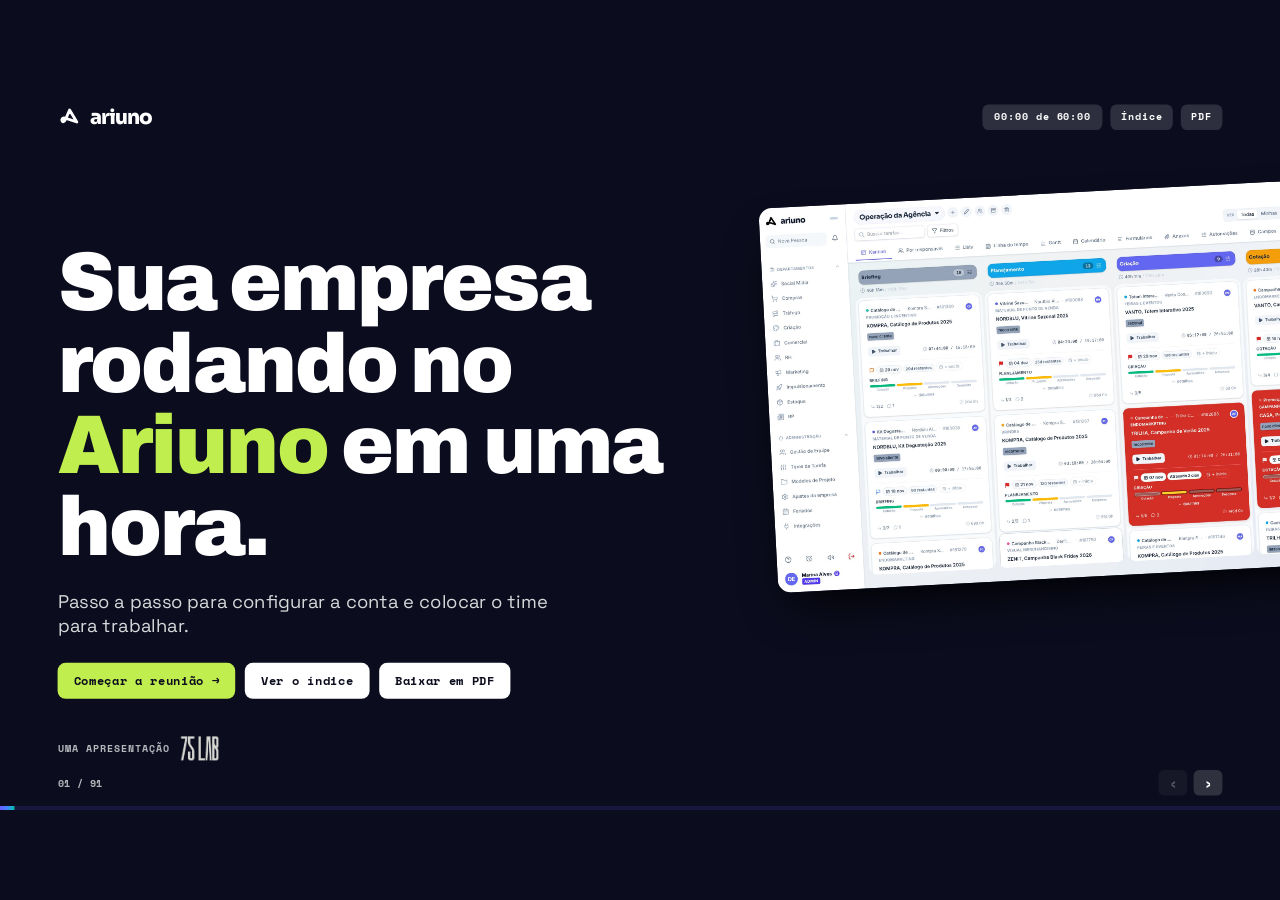
<file: index.html>
<!doctype html>
<html lang="pt-BR">
<head>
<meta charset="utf-8">
<meta name="viewport" content="width=device-width, initial-scale=1">
<title>Ariuno · Tutorial para novas empresas</title>
<meta name="description" content="Passo a passo para configurar o Ariuno e colocar o time para trabalhar, em uma reunião de até uma hora.">
<meta name="robots" content="noindex">
<meta name="versao" id="versaoDeck" content="20261113204540">
<script>
(function(){var v=document.getElementById('versaoDeck').content;
fetch('versao.txt?t='+Date.now(),{cache:'no-store'}).then(function(r){return r.ok?r.text():''}).then(function(n){n=(n||'').trim();
if(n&&n!==v&&new URLSearchParams(location.search).get('v')!==n){var q=new URLSearchParams(location.search);q.set('v',n);location.replace(location.pathname+'?'+q.toString()+location.hash);}}).catch(function(){});})();
</script>
<link rel="icon" href="assets/favicon.svg">
<link rel="preconnect" href="https://fonts.googleapis.com"><link rel="preconnect" href="https://fonts.gstatic.com" crossorigin>
<link href="https://fonts.googleapis.com/css2?family=Archivo:wdth,wght@62..125,400..900&family=Sora:wght@700;800&family=Space+Grotesk:wght@400;500;600;700&family=Space+Mono:wght@400;700&display=swap" rel="stylesheet">
<link rel="stylesheet" href="assets/deck.css?v=20261113204540">
</head>
<body>
<div id="wrap"><div id="stage">
<section class="tela s-capa" data-cap="" data-titulo="Capa" data-tema="escuro">
<div class="fx"><img src="assets/telas/quadro-1.jpg" alt=""></div>
<div class="tx"><h1>Sua empresa rodando no <em>Ariuno</em> em uma hora.</h1>
<p>Passo a passo para configurar a conta e colocar o time para trabalhar.</p>
<div class="ac so-tela"><button class="botao lime" data-ir="2" data-cursor="Ir">Começar a reunião →</button><button class="botao claro" data-ir="3" data-cursor="Ir">Ver o índice</button><a class="botao claro" href="ariuno-tutorial-75lab.pdf" target="_blank" rel="noopener">Baixar em PDF</a></div></div>
<div class="lab"><span>Uma apresentação</span><img src="assets/75lab-wordmark-paper.png" alt="75 LAB"></div></section>
<section class="tela" data-cap="Agenda" data-titulo="Agenda da reunião" data-tema="claro"><div class="eb">A reunião</div><h2>Sete paradas, sessenta minutos. <em>O relógio está no topo.</em></h2>
<div class="linha60"><div class="par" style="flex:11 1 0"><u>5<small>min</small></u><div><b>Entender</b><p>Como o Ariuno se organiza</p></div></div><div class="par" style="flex:21 1 0"><u>15<small>min</small></u><div><b>Configurar</b><p>Sete passos do admin</p></div></div><div class="par" style="flex:26 1 0"><u>20<small>min</small></u><div><b>Dia a dia</b><p>A rotina de quem usa</p></div></div><div class="par" style="flex:12 1 0"><u>6<small>min</small></u><div><b>Áreas</b><p>Cada departamento</p></div></div><div class="par" style="flex:12 1 0"><u>6<small>min</small></u><div><b>Gestão</b><p>Relatórios e regras</p></div></div><div class="par" style="flex:11 1 0"><u>5<small>min</small></u><div><b>1ª semana</b><p>Plano e teste</p></div></div><div class="par" style="flex:9 1 0"><u>3<small>min</small></u><div><b>Perguntas</b><p>Com a sua realidade</p></div></div></div>
<div class="quem"><div><b>Quem administra</b>Fica do começo ao fim e sai com a conta configurada.</div><div><b>O time</b>Pode entrar a partir do Dia a dia, aos 20 minutos.</div><div><b>Como acompanhar</b>Cada tela mostra o passo destacado no próprio Ariuno.</div></div></section>
<section class="tela s-indice" data-cap="Índice" data-titulo="Índice" data-tema="claro"><div style="display:flex;justify-content:space-between;align-items:flex-end"><div><div class="eb">Índice</div><h2>Vá direto <em>ao que você precisa</em>.</h2></div><span class="cta so-tela"><svg viewBox="0 0 24 24" fill="none" stroke="currentColor" stroke-width="2.2" stroke-linecap="round" stroke-linejoin="round"><path d="M9 11V5a2 2 0 1 1 4 0v6m0-1a2 2 0 1 1 4 0v2m0-1a2 2 0 1 1 4 0v4a7 7 0 0 1-7 7h-2a7 7 0 0 1-6-3l-3-5a2 2 0 0 1 3-2l2 2"/></svg>Clique para ir à tela</span></div>
<div class="ind" id="indice" data-caps="1-6"></div><div class="ind-pe"><p class="ind-dica">O índice também abre a qualquer momento no botão <b>Índice</b>, no topo, ou com a tecla M.</p><button class="botao" data-ir-titulo="Manual avançado" data-cursor="Ir">Manual avançado, capítulos 7 a 14 →</button></div></section>
<section class="tela s-cap" data-cap="1 · Entender" data-titulo="Entender" data-tema="iris"><div><div class="n">1</div><h2>Entender</h2><span class="dur">5 minutos</span></div><div><small>Ao final você sabe</small><ul><li><svg viewBox="0 0 24 24"><path d="M4 13l5 5L20 7" stroke-linecap="round" stroke-linejoin="round"/></svg>Como cliente, projeto e card se ligam</li><li><svg viewBox="0 0 24 24"><path d="M4 13l5 5L20 7" stroke-linecap="round" stroke-linejoin="round"/></svg>Quem pode fazer o quê</li></ul></div></section>
<section class="tela s-cadeia" data-abas=".elo" data-cap="1 · Entender" data-titulo="Tudo gira em torno do card" data-tema="claro"><div class="cab" style="display:flex;justify-content:space-between;align-items:flex-end"><div><div class="eb">Parada 1</div><h2>Tudo no Ariuno gira em torno do <em>card</em>.</h2></div><span class="cta so-tela"><svg viewBox="0 0 24 24" fill="none" stroke="currentColor" stroke-width="2.2" stroke-linecap="round" stroke-linejoin="round"><path d="M9 11V5a2 2 0 1 1 4 0v6m0-1a2 2 0 1 1 4 0v2m0-1a2 2 0 1 1 4 0v4a7 7 0 0 1-7 7h-2a7 7 0 0 1-6-3l-3-5a2 2 0 0 1 3-2l2 2"/></svg>Clique em cada peça</span></div>
<div class="cadeia"><button class="elo" data-o="Para quem o trabalho é feito." data-ex="Kompra Supermercados" data-t="Para quem o trabalho é feito.Kompra Supermercados" data-cursor=""><svg viewBox="0 0 24 24"><path d="M3 21V7l9-4 9 4v14M9 21v-6h6v6"/></svg>Cliente</button><span class="seta">→</span><button class="elo" data-o="O conjunto de trabalho de um cliente." data-ex="Catálogo de Produtos 2026" data-t="O conjunto de trabalho de um cliente.Catálogo de Produtos 2026" data-cursor=""><svg viewBox="0 0 24 24"><path d="M3 7h7l2 3h9v10H3z"/></svg>Projeto</button><span class="seta">→</span><button class="elo" data-o="O caminho que o trabalho percorre, em etapas." data-ex="Briefing, Criação, Aprovação, Entrega" data-t="O caminho que o trabalho percorre, em etapas.Briefing, Criação, Aprovação, Entrega" data-cursor=""><svg viewBox="0 0 24 24"><path d="M4 4h5v16H4zM10 4h5v10h-5zM16 4h4v13h-4z"/></svg>Quadro</button><span class="seta">→</span><button class="elo" data-o="Uma entrega: briefing, responsáveis, prazo e conversa." data-ex="Encarte de dezembro" data-t="Uma entrega: briefing, responsáveis, prazo e conversa.Encarte de dezembro" data-cursor=""><svg viewBox="0 0 24 24"><path d="M4 5h16v14H4zM8 10h8M8 14h5"/></svg>Card</button><span class="seta">→</span><button class="elo" data-o="O tempo gasto, registrado no próprio card." data-ex="6h30 em Criação" data-t="O tempo gasto, registrado no próprio card.6h30 em Criação" data-cursor=""><svg viewBox="0 0 24 24"><path d="M12 3a9 9 0 1 0 0 18 9 9 0 0 0 0-18zM12 7v5l3 2"/></svg>Horas</button><span class="seta">→</span><button class="elo" data-o="A soma de tudo, sem planilha paralela." data-ex="Horas por cliente no mês" data-t="A soma de tudo, sem planilha paralela.Horas por cliente no mês" data-cursor=""><svg viewBox="0 0 24 24"><path d="M4 20V10M10 20V4M16 20v-7M21 20H3"/></svg>Relatório</button></div>
<div class="expl-c"><h3 id="cTit"></h3><div><b>O que é</b><p id="cO"></p></div><div><b>Exemplo</b><p id="cEx"></p></div></div></section>
<section class="tela" data-cap="1 · Entender" data-titulo="Quem faz o quê" data-tema="claro"><div class="eb">Parada 1</div><h2>Quatro papéis. <em>Cada um com o seu limite.</em></h2>
<div class="papeis">
<div class="pap d"><small>Plataforma</small><h3>75 LAB</h3><ul><li>Cria a empresa</li><li>Abre novos assentos</li><li>Envia os convites</li></ul></div>
<div class="pap i"><small>Sua empresa</small><h3>Admin</h3><ul><li>Configura regras, quadros e modelos</li><li>Edita permissões do time</li><li>Preenche vagas livres</li><li class="nao">Não aumenta o número de assentos</li></ul></div>
<div class="pap"><small>Sua empresa</small><h3>Pessoa do time</h3><ul><li>Trabalha nos seus cards</li><li>Registra horas e comenta</li><li>Faz pedidos em Solicitações</li><li class="nao">Só vê as áreas liberadas</li></ul></div>
<div class="pap"><small>Fora da empresa</small><h3>Cliente</h3><ul><li>Acompanha o que é dele</li><li>Responde por link</li><li class="nao">Não ocupa assento pago</li></ul></div>
</div></section>
<section class="tela s-cap" data-cap="2 · Configurar" data-titulo="Configurar" data-tema="iris"><div><div class="n">2</div><h2>Configurar</h2><span class="dur">15 minutos</span></div><div><small>Só para quem administra</small><ul><li><svg viewBox="0 0 24 24"><path d="M4 13l5 5L20 7" stroke-linecap="round" stroke-linejoin="round"/></svg>Regras da empresa</li><li><svg viewBox="0 0 24 24"><path d="M4 13l5 5L20 7" stroke-linecap="round" stroke-linejoin="round"/></svg>Time e permissões</li><li><svg viewBox="0 0 24 24"><path d="M4 13l5 5L20 7" stroke-linecap="round" stroke-linejoin="round"/></svg>Clientes, quadros e modelos</li></ul></div></section>
<section class="tela" data-cap="2 · Configurar" data-titulo="Os 7 passos" data-tema="claro"><div class="eb">Parada 2</div><h2>A empresa fica pronta em <em>sete passos</em>, nesta ordem.</h2>
<div class="sete"><div class="pt"><div class="bola">1</div><h3>Ajustes</h3><p>Regras e marca</p><u>2 min</u></div><div class="pt"><div class="bola">2</div><h3>Time</h3><p>Convidar pessoas</p><u>3 min</u></div><div class="pt"><div class="bola">3</div><h3>Permissões</h3><p>Quem vê o quê</p><u>3 min</u></div><div class="pt"><div class="bola">4</div><h3>Clientes</h3><p>E os projetos</p><u>2 min</u></div><div class="pt"><div class="bola">5</div><h3>Quadro</h3><p>Etapas do fluxo</p><u>2 min</u></div><div class="pt"><div class="bola">6</div><h3>Modelos</h3><p>O que se repete</p><u>2 min</u></div><div class="pt"><div class="bola">7</div><h3>Fechar</h3><p>Feriados e contas</p><u>1 min</u></div></div><div class="total">Faça na ordem: cada passo usa o que o anterior deixou pronto.</div></section>
<section class="tela tour l-dir" data-tour="ajustes"  data-cap="2 · Configurar" data-titulo="Passo 1 · Ajustes da empresa" data-tema="claro" data-video="m01-ajustes"><div class="cab"><div><div class="eb"><b>Passo 1</b> 2 min</div><h2>Comece pelas <em>regras da casa</em>.</h2></div><span class="cta so-tela"><svg viewBox="0 0 24 24" fill="none" stroke="currentColor" stroke-width="2.2" stroke-linecap="round" stroke-linejoin="round"><path d="M9 11V5a2 2 0 1 1 4 0v6m0-1a2 2 0 1 1 4 0v2m0-1a2 2 0 1 1 4 0v4a7 7 0 0 1-7 7h-2a7 7 0 0 1-6-3l-3-5a2 2 0 0 1 3-2l2 2"/></svg>Clique em cada passo</span></div><div class="corpo"><div class="quadro" data-cursor="Ampliar"><div class="vista"><img alt="Tela do Ariuno"></div><div class="luz"></div><span class="ampliar so-tela">Ampliar</span></div><ol class="passos"><li><button class="passo" data-p data-dd="No menu, em Administração, clique em Ajustes da empresa." data-cursor=""><i>1</i><div><b data-t>Abra os Ajustes</b><span data-d>No menu, em Administração, clique em Ajustes da empresa.</span></div></button></li><li><button class="passo" data-p data-dd="As regras ficam separadas: usuários, tarefas, comentários, tempo, mural." data-cursor=""><i>2</i><div><b data-t>Escolha o assunto</b><span data-d>As regras ficam separadas: usuários, tarefas, comentários, tempo, mural.</span></div></button></li><li><button class="passo" data-p data-dd="Cada regra é uma chave. Mudou de ideia, é só desligar." data-cursor=""><i>3</i><div><b data-t>Ligue o que vale</b><span data-d>Cada regra é uma chave. Mudou de ideia, é só desligar.</span></div></button></li><li><button class="passo" data-p data-dd="Em Aparência e Marca entram logo, cores e fontes." data-cursor=""><i>4</i><div><b data-t>Coloque a sua marca</b><span data-d>Em Aparência e Marca entram logo, cores e fontes.</span></div></button></li><li><button class="passo" data-p data-dd="Salvar e Aplicar vale para toda a empresa." data-cursor=""><i>5</i><div><b data-t>Salve</b><span data-d>Salvar e Aplicar vale para toda a empresa.</span></div></button></li></ol></div></section>
<section class="tela tour l-esq" data-tour="time"  data-cap="2 · Configurar" data-titulo="Passo 2 · Convidar o time" data-tema="claro" data-video="m02-convidar"><div class="cab"><div><div class="eb"><b>Passo 2</b> 3 min</div><h2>Traga o time: <em>o link já entra liberado</em>.</h2></div><span class="cta so-tela"><svg viewBox="0 0 24 24" fill="none" stroke="currentColor" stroke-width="2.2" stroke-linecap="round" stroke-linejoin="round"><path d="M9 11V5a2 2 0 1 1 4 0v6m0-1a2 2 0 1 1 4 0v2m0-1a2 2 0 1 1 4 0v4a7 7 0 0 1-7 7h-2a7 7 0 0 1-6-3l-3-5a2 2 0 0 1 3-2l2 2"/></svg>Clique em cada passo</span></div><div class="corpo"><div class="quadro" data-cursor="Ampliar"><div class="vista"><img alt="Tela do Ariuno"></div><div class="luz"></div><span class="ampliar so-tela">Ampliar</span></div><ol class="passos"><li><button class="passo" data-p data-dd="Em Administração. Assentos contratados, vagas livres e convites abertos ficam no topo." data-cursor=""><i>1</i><div><b data-t>Abra Gestão de Equipe</b><span data-d>Em Administração. Assentos contratados, vagas livres e convites abertos ficam no topo.</span></div></button></li><li><button class="passo" data-p data-dd="O admin convida para a própria empresa, usando uma vaga livre. Assento novo é com a 75 LAB." data-cursor=""><i>2</i><div><b data-t>Convidar pessoa</b><span data-d>O admin convida para a própria empresa, usando uma vaga livre. Assento novo é com a 75 LAB.</span></div></button></li><li><button class="passo" data-p data-dd="O link pessoal chega por e-mail e vale 14 dias." data-cursor=""><i>3</i><div><b data-t>E-mail e nome</b><span data-d>O link pessoal chega por e-mail e vale 14 dias.</span></div></button></li><li><button class="passo" data-p data-dd="O convite copia as permissões de um colega da empresa. Administrador, só a 75 LAB promove." data-cursor=""><i>4</i><div><b data-t>Já com a configuração certa</b><span data-d>O convite copia as permissões de um colega da empresa. Administrador, só a 75 LAB promove.</span></div></button></li><li><button class="passo" data-p data-dd="Quem cria a senha pelo link entra direto. Quem se cadastrou sem convite aparece em Pendentes." data-cursor=""><i>5</i><div><b data-t>A pessoa entra liberada</b><span data-d>Quem cria a senha pelo link entra direto. Quem se cadastrou sem convite aparece em Pendentes.</span></div></button></li></ol></div></section>
<section class="tela tour l-trilho" data-tour="permissoes"  data-cap="2 · Configurar" data-titulo="Passo 3 · Permissões" data-tema="claro" data-video="m03-permissoes"><div class="lat"><div class="eb"><b>Passo 3</b> 3 min</div><h2>Cada pessoa vê <em>só o que precisa</em>.</h2><span class="cta so-tela"><svg viewBox="0 0 24 24" fill="none" stroke="currentColor" stroke-width="2.2" stroke-linecap="round" stroke-linejoin="round"><path d="M9 11V5a2 2 0 1 1 4 0v6m0-1a2 2 0 1 1 4 0v2m0-1a2 2 0 1 1 4 0v4a7 7 0 0 1-7 7h-2a7 7 0 0 1-6-3l-3-5a2 2 0 0 1 3-2l2 2"/></svg>Clique nos números</span><div class="atual"><i>1</i><b></b><span></span></div></div><div class="dir"><div class="quadro" data-cursor="Ampliar"><div class="vista"><img alt="Tela do Ariuno"></div><div class="luz"></div><span class="ampliar so-tela">Ampliar</span></div><div class="bolas"><button data-p data-dd="Na edição do usuário, puxe a configuração de alguém da mesma empresa." data-cursor=""><u style="text-decoration:none">1</u><b data-t hidden>Copie de um colega</b><em data-d hidden>Na edição do usuário, puxe a configuração de alguém da mesma empresa.</em></button><button data-p data-dd="Gestor, edição de custos e acesso a relatórios." data-cursor=""><u style="text-decoration:none">2</u><b data-t hidden>Ajuste as chaves</b><em data-d hidden>Gestor, edição de custos e acesso a relatórios.</em></button><button data-p data-dd="Departamento principal e os módulos que a pessoa usa." data-cursor=""><u style="text-decoration:none">3</u><b data-t hidden>Libere as áreas</b><em data-d hidden>Departamento principal e os módulos que a pessoa usa.</em></button><button data-p data-dd="Opcional: o que ela enxerga em cada quadro. Vazio mostra tudo." data-cursor=""><u style="text-decoration:none">4</u><b data-t hidden>Limite as colunas</b><em data-d hidden>Opcional: o que ela enxerga em cada quadro. Vazio mostra tudo.</em></button></div></div></section>
<section class="tela s-perm" data-cap="2 · Configurar" data-titulo="Simulador de permissões" data-tema="claro" data-video="m03-permissoes"><div style="display:flex;justify-content:space-between;align-items:flex-end"><div><div class="eb"><b>Experimente</b> Passo 3</div><h2>Mude o acesso e veja o <em>menu da pessoa</em> mudar.</h2></div><span class="cta so-tela"><svg viewBox="0 0 24 24" fill="none" stroke="currentColor" stroke-width="2.2" stroke-linecap="round" stroke-linejoin="round"><path d="M9 11V5a2 2 0 1 1 4 0v6m0-1a2 2 0 1 1 4 0v2m0-1a2 2 0 1 1 4 0v4a7 7 0 0 1-7 7h-2a7 7 0 0 1-6-3l-3-5a2 2 0 0 1 3-2l2 2"/></svg>Clique nas opções</span></div>
<div class="sim-p"><div><div class="areas"></div><div class="aviso" style="margin-top:12px"><i>Resultado</i><span id="permRes"></span></div></div><div class="menu-m"></div></div></section>
<section class="tela tour l-foco" data-tour="clientes" data-max="2" data-cap="2 · Configurar" data-titulo="Passo 4 · Clientes e projetos" data-tema="claro" data-video="m04-clientes"><div class="quadro" data-cursor="Ampliar"><div class="vista"><img alt="Tela do Ariuno"></div><div class="luz"></div><span class="ampliar so-tela">Ampliar</span></div><div class="cartao"><div class="eb"><b>Passo 4</b> 2 min</div><h2>Cliente primeiro, <em>projeto depois</em>.</h2><div class="num"></div><b class="tit"></b><span class="des"></span><nav><button data-p data-tt="Novo cliente" data-dd="Em Clientes, no canto superior direito." data-cursor="">1</button><button data-p data-tt="Preencha o básico" data-dd="O nome basta para começar. O resto entra depois." data-cursor="">2</button><button data-p data-tt="Novo Projeto" data-dd="Em Projetos. Cada projeto pertence a um cliente." data-cursor="">3</button><button data-p data-tt="Ligue tudo" data-dd="Escolha cliente, modelo, responsável e prazos." data-cursor="">4</button></nav><span class="cta so-tela"><svg viewBox="0 0 24 24" fill="none" stroke="currentColor" stroke-width="2.2" stroke-linecap="round" stroke-linejoin="round"><path d="M9 11V5a2 2 0 1 1 4 0v6m0-1a2 2 0 1 1 4 0v2m0-1a2 2 0 1 1 4 0v4a7 7 0 0 1-7 7h-2a7 7 0 0 1-6-3l-3-5a2 2 0 0 1 3-2l2 2"/></svg>Clique nos números</span></div></section>
<section class="tela tour l-esq" data-tour="quadro"  data-cap="2 · Configurar" data-titulo="Passo 5 · Quadro e etapas" data-tema="claro" data-video="m05-quadro"><div class="cab"><div><div class="eb"><b>Passo 5</b> 2 min</div><h2>O quadro é <em>o caminho</em> do seu trabalho.</h2></div><span class="cta so-tela"><svg viewBox="0 0 24 24" fill="none" stroke="currentColor" stroke-width="2.2" stroke-linecap="round" stroke-linejoin="round"><path d="M9 11V5a2 2 0 1 1 4 0v6m0-1a2 2 0 1 1 4 0v2m0-1a2 2 0 1 1 4 0v4a7 7 0 0 1-7 7h-2a7 7 0 0 1-6-3l-3-5a2 2 0 0 1 3-2l2 2"/></svg>Clique em cada passo</span></div><div class="corpo"><div class="quadro" data-cursor="Ampliar"><div class="vista"><img alt="Tela do Ariuno"></div><div class="luz"></div><span class="ampliar so-tela">Ampliar</span></div><ol class="passos"><li><button class="passo" data-p data-dd="Use o + ao lado do nome. Um por fluxo, não um por cliente." data-cursor=""><i>1</i><div><b data-t>Crie o quadro</b><span data-d>Use o + ao lado do nome. Um por fluxo, não um por cliente.</span></div></button></li><li><button class="passo" data-p data-dd="Exemplos: Campanhas, Comercial, Interno." data-cursor=""><i>2</i><div><b data-t>Dê um nome</b><span data-d>Exemplos: Campanhas, Comercial, Interno.</span></div></button></li><li><button class="passo" data-p data-dd="Clique no nome para trocar. Arraste a coluna para mudar a ordem." data-cursor=""><i>3</i><div><b data-t>Edite as etapas</b><span data-d>Clique no nome para trocar. Arraste a coluna para mudar a ordem.</span></div></button></li><li><button class="passo" data-p data-dd="No ícone da coluna: cor, ordenação e quais são Concluído e Perdidos." data-cursor=""><i>4</i><div><b data-t>Configure a etapa</b><span data-d>No ícone da coluna: cor, ordenação e quais são Concluído e Perdidos.</span></div></button></li></ol></div></section>
<section class="tela s-etapas" data-abas=".segs button" data-cap="2 · Configurar" data-titulo="Sugestão de etapas" data-tema="claro"><div style="display:flex;justify-content:space-between;align-items:flex-end"><div><div class="eb"><b>Experimente</b> Passo 5</div><h2>Não sabe quais etapas usar? <em>Comece por uma destas.</em></h2></div><span class="cta so-tela"><svg viewBox="0 0 24 24" fill="none" stroke="currentColor" stroke-width="2.2" stroke-linecap="round" stroke-linejoin="round"><path d="M9 11V5a2 2 0 1 1 4 0v6m0-1a2 2 0 1 1 4 0v2m0-1a2 2 0 1 1 4 0v4a7 7 0 0 1-7 7h-2a7 7 0 0 1-6-3l-3-5a2 2 0 0 1 3-2l2 2"/></svg>Clique no seu tipo de empresa</span></div>
<div class="segs"><button data-s="ag" data-cursor="">Agência e criação</button><button data-s="ind" data-cursor="">Indústria e times internos</button><button data-s="serv" data-cursor="">Serviços e consultoria</button></div>
<div class="col-m"></div>
<div class="dicas"><p><b>Poucas etapas.</b> De 4 a 7 resolvem quase tudo.</p><p><b>Uma pergunta por etapa.</b> Com quem está o card agora?</p><p><b>Sempre com fim.</b> Marque qual coluna é Concluído.</p></div></section>
<section class="tela tour l-dir" data-tour="modelos" data-max="1.9" data-cap="2 · Configurar" data-titulo="Passo 6 · Tipos e modelos" data-tema="claro" data-video="m06-modelos"><div class="cab"><div><div class="eb"><b>Passo 6</b> 2 min</div><h2>O que se repete <em>vira modelo</em>.</h2></div><span class="cta so-tela"><svg viewBox="0 0 24 24" fill="none" stroke="currentColor" stroke-width="2.2" stroke-linecap="round" stroke-linejoin="round"><path d="M9 11V5a2 2 0 1 1 4 0v6m0-1a2 2 0 1 1 4 0v2m0-1a2 2 0 1 1 4 0v4a7 7 0 0 1-7 7h-2a7 7 0 0 1-6-3l-3-5a2 2 0 0 1 3-2l2 2"/></svg>Clique em cada passo</span></div><div class="corpo"><div class="quadro" data-cursor="Ampliar"><div class="vista"><img alt="Tela do Ariuno"></div><div class="luz"></div><span class="ampliar so-tela">Ampliar</span></div><ol class="passos"><li><button class="passo" data-p data-dd="Cadastre o que a empresa entrega, com a cor de cada um." data-cursor=""><i>1</i><div><b data-t>Tipos de tarefa</b><span data-d>Cadastre o que a empresa entrega, com a cor de cada um.</span></div></button></li><li><button class="passo" data-p data-dd="Em Modelos de Projeto, desça até Modelos de tarefa." data-cursor=""><i>2</i><div><b data-t>Novo modelo</b><span data-d>Em Modelos de Projeto, desça até Modelos de tarefa.</span></div></button></li><li><button class="passo" data-p data-dd="Nome, grupo, título, quadro, etapa e briefing." data-cursor=""><i>3</i><div><b data-t>Monte o roteiro</b><span data-d>Nome, grupo, título, quadro, etapa e briefing.</span></div></button></li><li><button class="passo" data-p data-dd="Cada passo com a sua etapa e o seu prazo." data-cursor=""><i>4</i><div><b data-t>Liste as subtarefas</b><span data-d>Cada passo com a sua etapa e o seu prazo.</span></div></button></li><li><button class="passo" data-p data-dd="Clique no modelo para editar quando precisar." data-cursor=""><i>5</i><div><b data-t>Pronto para usar</b><span data-d>Clique no modelo para editar quando precisar.</span></div></button></li></ol></div></section>
<section class="tela tour l-foco" data-tour="fecho" data-max="1.8" data-cap="2 · Configurar" data-titulo="Passo 7 · Feriados e integrações" data-tema="claro"><div class="quadro" data-cursor="Ampliar"><div class="vista"><img alt="Tela do Ariuno"></div><div class="luz"></div><span class="ampliar so-tela">Ampliar</span></div><div class="cartao"><div class="eb"><b>Passo 7</b> 1 min</div><h2>Feche com <em>calendário e contas</em>.</h2><div class="num"></div><b class="tit"></b><span class="des"></span><nav><button data-p data-tt="Cadastre os feriados" data-dd="Assim eles não contam como dias úteis nos prazos." data-cursor="">1</button><button data-p data-tt="Conecte as contas" data-dd="Google Analytics, Meta e YouTube: o admin conecta e os números entram sozinhos." data-cursor="">2</button></nav><span class="cta so-tela"><svg viewBox="0 0 24 24" fill="none" stroke="currentColor" stroke-width="2.2" stroke-linecap="round" stroke-linejoin="round"><path d="M9 11V5a2 2 0 1 1 4 0v6m0-1a2 2 0 1 1 4 0v2m0-1a2 2 0 1 1 4 0v4a7 7 0 0 1-7 7h-2a7 7 0 0 1-6-3l-3-5a2 2 0 0 1 3-2l2 2"/></svg>Clique nos números</span></div></section>
<section class="tela s-chk" data-cap="2 · Configurar" data-titulo="Checagem da configuração" data-tema="claro"><div style="display:flex;justify-content:space-between;align-items:flex-end"><div><div class="eb"><b>Confira</b> Antes de chamar o time</div><h2>Marque o que já está <em>feito na sua conta</em>.</h2></div><span class="cta so-tela"><svg viewBox="0 0 24 24" fill="none" stroke="currentColor" stroke-width="2.2" stroke-linecap="round" stroke-linejoin="round"><path d="M9 11V5a2 2 0 1 1 4 0v6m0-1a2 2 0 1 1 4 0v2m0-1a2 2 0 1 1 4 0v4a7 7 0 0 1-7 7h-2a7 7 0 0 1-6-3l-3-5a2 2 0 0 1 3-2l2 2"/></svg>Clique em cada item</span></div>
<div class="chk"><button data-cursor=""><i></i>Regras e marca salvas em Ajustes</button><button data-cursor=""><i></i>Pessoas convidadas</button><button data-cursor=""><i></i>Permissões conferidas</button><button data-cursor=""><i></i>Clientes e projetos criados</button><button data-cursor=""><i></i>Quadro com etapas e coluna de Concluído</button><button data-cursor=""><i></i>Tipos e primeiros modelos prontos</button><button data-cursor=""><i></i>Feriados e contas conectadas</button><button data-cursor=""><i></i>Um card de teste feito de ponta a ponta</button></div><div class="barra"><i></i><span></span></div></section>
<section class="tela s-cap" data-cap="3 · Dia a dia" data-titulo="Dia a dia" data-tema="iris"><div><div class="n">3</div><h2>Dia a dia</h2><span class="dur">20 minutos</span></div><div><small>Para o time inteiro</small><ul><li><svg viewBox="0 0 24 24"><path d="M4 13l5 5L20 7" stroke-linecap="round" stroke-linejoin="round"/></svg>A rotina em cinco movimentos</li><li><svg viewBox="0 0 24 24"><path d="M4 13l5 5L20 7" stroke-linecap="round" stroke-linejoin="round"/></svg>Tarefa, subtarefa e checklist</li><li><svg viewBox="0 0 24 24"><path d="M4 13l5 5L20 7" stroke-linecap="round" stroke-linejoin="round"/></svg>Criar, abrir e tocar um card</li><li><svg viewBox="0 0 24 24"><path d="M4 13l5 5L20 7" stroke-linecap="round" stroke-linejoin="round"/></svg>Horas, pedidos e recados</li></ul></div></section>
<section class="tela" data-cap="3 · Dia a dia" data-titulo="A rotina em 5 movimentos" data-tema="claro"><div class="eb">Parada 3</div><h2>O dia de trabalho cabe em <em>cinco movimentos</em>.</h2><div class="rot"><div class="mov"><div class="ic"><svg viewBox="0 0 24 24"><path d="M4 5h16v14H4zM4 10h16M9 5V3M15 5V3"/></svg></div><small>1</small><h3>Abra</h3><p>Sua pauta mostra o que é seu.</p></div><div class="mov"><div class="ic"><svg viewBox="0 0 24 24"><path d="M8 5l12 7-12 7z"/></svg></div><small>2</small><h3>Dê o Play</h3><p>O tempo entra no card.</p></div><div class="mov"><div class="ic"><svg viewBox="0 0 24 24"><path d="M4 5h16v11H9l-5 4z"/></svg></div><small>3</small><h3>Registre</h3><p>Comente, marque e anexe no card.</p></div><div class="mov"><div class="ic"><svg viewBox="0 0 24 24"><path d="M4 12h15M13 6l6 6-6 6"/></svg></div><small>4</small><h3>Mova</h3><p>A próxima etapa já vê.</p></div><div class="mov"><div class="ic"><svg viewBox="0 0 24 24"><path d="M4 13l5 5L20 7"/></svg></div><small>5</small><h3>Conclua</h3><p>Entra nos relatórios.</p></div></div><div class="total" style="margin-top:50px">Regra de ouro: se aconteceu no job, está dentro do card.</div></section>
<section class="tela tour l-dir" data-tour="pauta" data-max="1.6" data-cap="3 · Dia a dia" data-titulo="Minha pauta" data-tema="claro"><div class="cab"><div><div class="eb"><b>1</b> Abra</div><h2>Comece o dia pela <em>sua pauta</em>.</h2></div><span class="cta so-tela"><svg viewBox="0 0 24 24" fill="none" stroke="currentColor" stroke-width="2.2" stroke-linecap="round" stroke-linejoin="round"><path d="M9 11V5a2 2 0 1 1 4 0v6m0-1a2 2 0 1 1 4 0v2m0-1a2 2 0 1 1 4 0v4a7 7 0 0 1-7 7h-2a7 7 0 0 1-6-3l-3-5a2 2 0 0 1 3-2l2 2"/></svg>Clique em cada passo</span></div><div class="corpo"><div class="quadro" data-cursor="Ampliar"><div class="vista"><img alt="Tela do Ariuno"></div><div class="luz"></div><span class="ampliar so-tela">Ampliar</span></div><ol class="passos"><li><button class="passo" data-p data-dd="Minha pauta reúne o que é seu, de qualquer quadro." data-cursor=""><i>1</i><div><b data-t>Abra Meu Portal</b><span data-d>Minha pauta reúne o que é seu, de qualquer quadro.</span></div></button></li><li><button class="passo" data-p data-dd="Cada linha é um card. Clique para abrir." data-cursor=""><i>2</i><div><b data-t>Veja o que vence</b><span data-d>Cada linha é um card. Clique para abrir.</span></div></button></li></ol></div></section>
<section class="tela tour l-esq" data-tour="criar" data-max="2" data-cap="3 · Dia a dia" data-titulo="Criar uma tarefa" data-tema="claro" data-video="m07-criar-card"><div class="cab"><div><div class="eb">Criar tarefa</div><h2>Criar um card leva <em>menos de um minuto</em>.</h2></div><span class="cta so-tela"><svg viewBox="0 0 24 24" fill="none" stroke="currentColor" stroke-width="2.2" stroke-linecap="round" stroke-linejoin="round"><path d="M9 11V5a2 2 0 1 1 4 0v6m0-1a2 2 0 1 1 4 0v2m0-1a2 2 0 1 1 4 0v4a7 7 0 0 1-7 7h-2a7 7 0 0 1-6-3l-3-5a2 2 0 0 1 3-2l2 2"/></svg>Clique em cada passo</span></div><div class="corpo"><div class="quadro" data-cursor="Ampliar"><div class="vista"><img alt="Tela do Ariuno"></div><div class="luz"></div><span class="ampliar so-tela">Ampliar</span></div><ol class="passos"><li><button class="passo" data-p data-dd="Botão no canto superior direito do quadro." data-cursor=""><i>1</i><div><b data-t>Nova Tarefa</b><span data-d>Botão no canto superior direito do quadro.</span></div></button></li><li><button class="passo" data-p data-dd="Um clique traz briefing e subtarefas." data-cursor=""><i>2</i><div><b data-t>Escolha um modelo</b><span data-d>Um clique traz briefing e subtarefas.</span></div></button></li><li><button class="passo" data-p data-dd="Troque os colchetes pelo caso real." data-cursor=""><i>3</i><div><b data-t>Dê o título</b><span data-d>Troque os colchetes pelo caso real.</span></div></button></li><li><button class="passo" data-p data-dd="Responsável, etapa e prioridade." data-cursor=""><i>4</i><div><b data-t>Quem faz</b><span data-d>Responsável, etapa e prioridade.</span></div></button></li><li><button class="passo" data-p data-dd="Em Mais detalhes dá para abrir o card completo." data-cursor=""><i>5</i><div><b data-t>Criar tarefa</b><span data-d>Em Mais detalhes dá para abrir o card completo.</span></div></button></li></ol></div></section>
<section class="tela tour l-abas" data-tour="card" data-regiao="60,50,1160,725" data-semluz data-cap="3 · Dia a dia" data-titulo="Dentro do card" data-tema="claro" data-video="m08-card"><div class="cab"><div><div class="eb">Dentro do card</div><h2>Tudo sobre o job <em>mora no card</em>.</h2></div><span class="cta so-tela"><svg viewBox="0 0 24 24" fill="none" stroke="currentColor" stroke-width="2.2" stroke-linecap="round" stroke-linejoin="round"><path d="M9 11V5a2 2 0 1 1 4 0v6m0-1a2 2 0 1 1 4 0v2m0-1a2 2 0 1 1 4 0v4a7 7 0 0 1-7 7h-2a7 7 0 0 1-6-3l-3-5a2 2 0 0 1 3-2l2 2"/></svg>Clique em cada aba</span></div><div class="abas"><button data-p data-tt="Briefing" data-dd="O pedido completo, com texto formatado." data-ini="Comece sempre por aqui" data-cursor="">Descrição</button><button data-p data-tt="Passos e responsáveis" data-dd="Cada item com quantidade, responsável, fornecedor e data." data-ini="Um dono por item" data-cursor="">Checklist</button><button data-p data-tt="Divida o trabalho" data-dd="Cada parte com seu dono, prazo e etapa." data-ini="Uma subtarefa, uma pessoa" data-cursor="">Subtarefas</button><button data-p data-tt="A conversa do job" data-dd="Use @ para chamar alguém. O histórico fica no card." data-ini="Nada de decisão no WhatsApp" data-cursor="">Comentários</button><button data-p data-tt="Arquivos em um lugar" data-dd="Tudo o que foi enviado e produzido para o job." data-ini="Procure aqui primeiro" data-cursor="">Anexos</button><button data-p data-tt="Etapas e datas" data-dd="Monte o cronograma do job, linha a linha." data-ini="Para jobs longos" data-cursor="">Cronograma</button><button data-p data-tt="Painel de Controle" data-dd="AF, orçamento aprovado, faturamento e entrega." data-ini="Para quem cuida do financeiro do job" data-cursor="">Painel</button><button data-p data-tt="Registros de Tempo" data-dd="Cada apontamento: de quem, quando e quanto." data-ini="Lançou errado? Corrija aqui" data-cursor="">Tempo</button></div><div class="linha"><div class="quadro" data-cursor="Ampliar"><div class="vista"><img alt="Tela do Ariuno"></div><div class="luz"></div><span class="ampliar so-tela">Ampliar</span></div><div class="expl"><b></b><p></p><small></small></div></div></section>
<section class="tela s-hier" data-abas=".niv" data-cap="3 · Dia a dia" data-titulo="Tarefa, subtarefa e checklist" data-tema="claro"><div style="display:flex;justify-content:space-between;align-items:flex-end"><div><div class="eb"><b>Exemplo</b> Um job desmontado</div><h2>Um job, <em>três níveis</em>: tarefa, subtarefa e checklist.</h2></div><span class="cta so-tela"><svg viewBox="0 0 24 24" fill="none" stroke="currentColor" stroke-width="2.2" stroke-linecap="round" stroke-linejoin="round"><path d="M9 11V5a2 2 0 1 1 4 0v6m0-1a2 2 0 1 1 4 0v2m0-1a2 2 0 1 1 4 0v4a7 7 0 0 1-7 7h-2a7 7 0 0 1-6-3l-3-5a2 2 0 0 1 3-2l2 2"/></svg>Clique em cada nível</span></div>
<div class="hier"><div class="arv"><div class="mae" data-n="principal"><span class="tag">Tarefa principal</span><b>Encarte de dezembro</b><small>Kompra Supermercados · Catálogo 2026 · entrega 20/12 · subtarefas 1 de 3</small></div><div class="filhos"><div class="ramo"><div class="sb" data-n="sub"><span class="tag">Subtarefa</span><b>Redação dos textos</b><small>Ana · Criação · até 12/12</small></div></div><div class="ramo"><div class="sb" data-n="sub"><span class="tag">Subtarefa</span><b>Diagramação</b><small>Bruno · Criação · até 16/12</small></div><div class="chkl" data-n="chk"><div class="chk-rot">Checklist da Diagramação <u>1/3</u></div><div class="itm ok"><i>✓</i><span>Conferir os preços com a tabela</span><em>Bruno</em></div><div class="itm"><i></i><span>Logo na versão nova</span><em>Bruno</em></div><div class="itm"><i></i><span>Exportar o PDF em alta</span><em>Diego</em></div></div></div><div class="ramo"><div class="sb" data-n="sub"><span class="tag">Subtarefa</span><b>Aprovação com o cliente</b><small>Camila · Aprovação · até 18/12</small></div></div></div></div>
<div class="pn"><div class="niveis"><button class="niv" data-n="principal" data-nome="Tarefa principal" data-o="O job inteiro: o que o cliente vai receber." data-onde="Tem cliente, projeto, briefing e o prazo final. O card mostra quantas subtarefas já foram feitas." data-q="O que o cliente vai receber?" data-t="O job inteiro: o que o cliente vai receber. Tem cliente, projeto, briefing e o prazo final. O card mostra quantas subtarefas já foram feitas." data-cursor="">Tarefa principal</button><button class="niv" data-n="sub" data-nome="Subtarefa" data-o="Uma parte do job com dono, prazo e etapa próprios." data-onde="Anda pelo quadro na sua etapa e pode ir para o Planner de quem faz. Use quando muda a pessoa ou a etapa." data-q="Precisa de outra pessoa ou de outra etapa?" data-t="Uma parte do job com dono, prazo e etapa próprios. Anda pelo quadro na sua etapa e pode ir para o Planner de quem faz. Use quando muda a pessoa ou a etapa." data-cursor="">Subtarefa</button><button class="niv" data-n="chk" data-nome="Checklist" data-o="Itens curtos para não esquecer, dentro de um card." data-onde="Não anda pelo quadro: o card mostra o progresso, como 1/3. Cada item pode ter responsável, fornecedor e data." data-q="É um lembrete rápido dentro de um trabalho?" data-t="Itens curtos para não esquecer, dentro de um card. Não anda pelo quadro: o card mostra o progresso, como 1/3. Cada item pode ter responsável, fornecedor e data." data-cursor="">Checklist</button></div><h3 id="hNome"></h3><p id="hO"></p><div class="lin"><b>Na prática</b><span id="hOnde"></span></div><div class="pergunta"><b>Pergunta para decidir</b><span id="hQ"></span></div></div></div>
<div class="regra">Regra prática: <b>tem dono e prazo, é subtarefa.</b> <b>É para não esquecer, é checklist.</b></div></section>
<section class="tela s-onde" data-cap="3 · Dia a dia" data-titulo="Onde isso entra?" data-tema="claro"><div style="display:flex;justify-content:space-between;align-items:flex-end"><div><div class="eb"><b>Agora você</b> Cinco casos</div><h2>Onde isso entra: <em>tarefa, subtarefa ou checklist?</em></h2></div><span class="cta so-tela"><svg viewBox="0 0 24 24" fill="none" stroke="currentColor" stroke-width="2.2" stroke-linecap="round" stroke-linejoin="round"><path d="M9 11V5a2 2 0 1 1 4 0v6m0-1a2 2 0 1 1 4 0v2m0-1a2 2 0 1 1 4 0v4a7 7 0 0 1-7 7h-2a7 7 0 0 1-6-3l-3-5a2 2 0 0 1 3-2l2 2"/></svg>Clique na resposta</span></div>
<script type="application/json" id="ondeDados">[{"t": "Campanha de Natal da Kompra", "c": 0, "p": "É o job inteiro, com cliente e prazo final."}, {"t": "Fotografar os produtos do encarte", "c": 1, "p": "Outra pessoa, outro prazo: subtarefa."}, {"t": "Conferir se o logo é o da versão nova", "c": 2, "p": "Lembrete rápido dentro da diagramação: checklist."}, {"t": "Aprovação do cliente", "c": 1, "p": "Depende do cliente e tem etapa própria: subtarefa."}, {"t": "Revisar a ortografia antes de enviar", "c": 2, "p": "Item curto para não esquecer: checklist."}]</script>
<div class="onde"><div class="caso"><small id="oN"></small><b id="oT"></b></div><div class="tres"><button data-c="0" data-cursor=""><u>1</u>Tarefa principal</button><button data-c="1" data-cursor=""><u>2</u>Subtarefa</button><button data-c="2" data-cursor=""><u>3</u>Checklist</button></div><p class="porque" id="oP"></p><div class="fila" id="oFila"></div></div>
<div class="regra">Regra prática: <b>é o job inteiro, é tarefa principal.</b> <b>Tem dono e prazo, é subtarefa.</b> <b>É para não esquecer, é checklist.</b></div></section>
<section class="tela tour l-dir" data-tour="importar" data-novo data-max="2.2" data-cap="3 · Dia a dia" data-titulo="Cards em massa por planilha" data-tema="claro" data-video="m10-planilha"><div class="cab"><div><div class="eb"><b>Atalho</b> Criar em massa</div><h2>Muitos cards de uma vez: <em>suba uma planilha</em>.</h2></div><span class="cta so-tela"><svg viewBox="0 0 24 24" fill="none" stroke="currentColor" stroke-width="2.2" stroke-linecap="round" stroke-linejoin="round"><path d="M9 11V5a2 2 0 1 1 4 0v6m0-1a2 2 0 1 1 4 0v2m0-1a2 2 0 1 1 4 0v4a7 7 0 0 1-7 7h-2a7 7 0 0 1-6-3l-3-5a2 2 0 0 1 3-2l2 2"/></svg>Clique em cada passo</span></div><div class="corpo"><div class="quadro" data-cursor="Ampliar"><div class="vista"><img alt="Tela do Ariuno"></div><div class="luz"></div><span class="ampliar so-tela">Ampliar</span></div><ol class="passos"><li><button class="passo" data-p data-dd="No quadro, clique no ícone de planilha ao lado do nome." data-cursor=""><i>1</i><div><b data-t>Abra a importação</b><span data-d>No quadro, clique no ícone de planilha ao lado do nome.</span></div></button></li><li><button class="passo" data-p data-dd="Vem com as etapas, pessoas, clientes e projetos deste quadro." data-cursor=""><i>2</i><div><b data-t>Baixe o modelo</b><span data-d>Vem com as etapas, pessoas, clientes e projetos deste quadro.</span></div></button></li><li><button class="passo" data-p data-dd="Uma linha por card, em Excel ou CSV. Nada é criado ainda." data-cursor=""><i>3</i><div><b data-t>Suba a planilha</b><span data-d>Uma linha por card, em Excel ou CSV. Nada é criado ainda.</span></div></button></li><li><button class="passo" data-p data-dd="Os avisos em amarelo mostram o que não bateu com o quadro." data-cursor=""><i>4</i><div><b data-t>Confira a prévia</b><span data-d>Os avisos em amarelo mostram o que não bateu com o quadro.</span></div></button></li><li><button class="passo" data-p data-dd="O botão mostra o total, e todos entram de uma vez." data-cursor=""><i>5</i><div><b data-t>Crie os cards</b><span data-d>O botão mostra o total, e todos entram de uma vez.</span></div></button></li><li><button class="passo" data-p data-dd="Desfazer apaga só os cards desta planilha. O resto do quadro fica igual." data-cursor=""><i>6</i><div><b data-t>Desfaça se precisar</b><span data-d>Desfazer apaga só os cards desta planilha. O resto do quadro fica igual.</span></div></button></li></ol></div></section>
<section class="tela s-plan" data-novo data-abas=".pl-l" data-cap="3 · Dia a dia" data-titulo="Como preencher a planilha" data-tema="claro" data-video="m10-planilha"><div style="display:flex;justify-content:space-between;align-items:flex-end"><div><div class="eb"><b>Exemplo</b> A planilha</div><h2>Cada linha vira um card. <em>Veja onde ela entra.</em></h2></div><span class="cta so-tela"><svg viewBox="0 0 24 24" fill="none" stroke="currentColor" stroke-width="2.2" stroke-linecap="round" stroke-linejoin="round"><path d="M9 11V5a2 2 0 1 1 4 0v6m0-1a2 2 0 1 1 4 0v2m0-1a2 2 0 1 1 4 0v4a7 7 0 0 1-7 7h-2a7 7 0 0 1-6-3l-3-5a2 2 0 0 1 3-2l2 2"/></svg>Clique em cada linha</span></div>
<div class="pl"><div class="pl-c"><span></span><span>Título</span><span>Card principal</span><span>Etapa</span><span>Responsável</span><span>Data de entrega</span><span>Checklist</span></div><button class="pl-l" data-n="2" data-tt="Vira card principal" data-dd="Card principal vazio: a linha é uma tarefa principal. Entra em Planejamento, com a Camila, para 28/11." data-t="Card principal vazio: a linha é uma tarefa principal. Entra em Planejamento, com a Camila, para 28/11." data-cursor=""><span>2</span><span class="">Campanha de Natal</span><span class=""></span><span class="">Planejamento</span><span class="">Camila Ferraz</span><span class="">28/11/2026</span><span class=""></span></button><button class="pl-l" data-n="3" data-tt="Vira subtarefa" data-dd="Card principal preenchido: entra como subtarefa da Campanha de Natal. O checklist chega com três itens, separados por ponto e vírgula." data-t="Card principal preenchido: entra como subtarefa da Campanha de Natal. O checklist chega com três itens, separados por ponto e vírgula." data-cursor=""><span>3</span><span class="">Roteiro do vídeo</span><span class="v">Campanha de Natal</span><span class="">Criação</span><span class="">Lucas Prado</span><span class="">21/11/2026</span><span class="">Gancho; Legenda; Trilha</span></button><button class="pl-l" data-n="4" data-tt="Segunda subtarefa" data-dd="A ordem das linhas é a ordem das subtarefas dentro da Campanha de Natal." data-t="A ordem das linhas é a ordem das subtarefas dentro da Campanha de Natal." data-cursor=""><span>4</span><span class="">Peças para redes sociais</span><span class="v">Campanha de Natal</span><span class="">Criação</span><span class="">Lucas Prado</span><span class="">24/11/2026</span><span class=""></span></button><button class="pl-l" data-n="5" data-tt="Etapa digitada errado" data-dd="&quot;Briefng&quot; não existe no quadro. A prévia avisa e o card vai para a primeira etapa. Copie os nomes da aba Listas." data-t="&quot;Briefng&quot; não existe no quadro. A prévia avisa e o card vai para a primeira etapa. Copie os nomes da aba Listas." data-cursor=""><span>5</span><span class="">Aprovação com o cliente</span><span class="v">Campanha de Natal</span><span class="x">Briefng</span><span class="">Camila Ferraz</span><span class="">26/11/2026</span><span class=""></span></button><button class="pl-l" data-n="6" data-tt="Só o título já basta" data-dd="Sem etapa, o card entra na primeira. Sem responsável, fica sem dono até alguém assumir." data-t="Sem etapa, o card entra na primeira. Sem responsável, fica sem dono até alguém assumir." data-cursor=""><span>6</span><span class="">Relatório mensal</span><span class=""></span><span class=""></span><span class=""></span><span class="">30/11/2026</span><span class=""></span></button></div>
<div class="baixo"><div class="mq"><div class="c1"><h4>Briefing</h4><div class="mc" data-r="3"><em>↳ Campanha de Natal</em><b>Aprovação com o cliente</b><small>Camila · 26/11</small></div><div class="mc" data-r="4"><b>Relatório mensal</b><small>Sem responsável · 30/11</small></div></div><div class="c2"><h4>Planejamento</h4><div class="mc" data-r="0"><em>Card principal</em><b>Campanha de Natal</b><small>Camila · 28/11 · subtarefas 0 de 3</small></div></div><div class="c3"><h4>Criação</h4><div class="mc" data-r="1"><em>↳ Campanha de Natal</em><b>Roteiro do vídeo</b><small>Lucas · 21/11 · checklist 0/3</small></div><div class="mc" data-r="2"><em>↳ Campanha de Natal</em><b>Peças para redes sociais</b><small>Lucas · 24/11</small></div></div></div><div class="pl-ex"><small id="plN"></small><b id="plT"></b><p id="plP"></p></div></div>
<div class="regra">Só o <b>Título</b> é obrigatório. Nomes iguais aos da <b>aba Listas</b>. Datas em <b>dd/mm/aaaa</b>. Itens de checklist separados por <b>ponto e vírgula</b>.</div></section>
<section class="tela tour l-trilho" data-tour="trabalhar" data-max="2.2" data-cap="3 · Dia a dia" data-titulo="Play e Concluir" data-tema="claro" data-video="m09-play"><div class="lat"><div class="eb"><b>2</b> Dê o Play</div><h2>Play quando começa. <em>Concluir quando termina.</em></h2><span class="cta so-tela"><svg viewBox="0 0 24 24" fill="none" stroke="currentColor" stroke-width="2.2" stroke-linecap="round" stroke-linejoin="round"><path d="M9 11V5a2 2 0 1 1 4 0v6m0-1a2 2 0 1 1 4 0v2m0-1a2 2 0 1 1 4 0v4a7 7 0 0 1-7 7h-2a7 7 0 0 1-6-3l-3-5a2 2 0 0 1 3-2l2 2"/></svg>Clique nos números</span><div class="atual"><i>1</i><b></b><span></span></div></div><div class="dir"><div class="quadro" data-cursor="Ampliar"><div class="vista"><img alt="Tela do Ariuno"></div><div class="luz"></div><span class="ampliar so-tela">Ampliar</span></div><div class="bolas"><button data-p data-dd="Começou a trabalhar? Clique. O tempo vai para o card." data-cursor=""><u style="text-decoration:none">1</u><b data-t hidden>Play</b><em data-d hidden>Começou a trabalhar? Clique. O tempo vai para o card.</em></button><button data-p data-dd="Terminou? O card sai da sua pauta e entra nos relatórios." data-cursor=""><u style="text-decoration:none">2</u><b data-t hidden>Concluir</b><em data-d hidden>Terminou? O card sai da sua pauta e entra nos relatórios.</em></button><button data-p data-dd="À direita: responsáveis, etapa, prioridade, cliente e projeto." data-cursor=""><u style="text-decoration:none">3</u><b data-t hidden>Detalhes</b><em data-d hidden>À direita: responsáveis, etapa, prioridade, cliente e projeto.</em></button></div></div></section>
<section class="tela s-mk" data-cap="3 · Dia a dia" data-titulo="Experimente: arraste o card" data-tema="claro" data-video="m09-play"><div style="display:flex;justify-content:space-between;align-items:flex-end"><div><div class="eb"><b>Experimente</b> Dê o Play e mova</div><h2>Faça o caminho do card <em>com o mouse</em>.</h2></div><span class="cta so-tela"><svg viewBox="0 0 24 24" fill="none" stroke="currentColor" stroke-width="2.2" stroke-linecap="round" stroke-linejoin="round"><path d="M9 11V5a2 2 0 1 1 4 0v6m0-1a2 2 0 1 1 4 0v2m0-1a2 2 0 1 1 4 0v4a7 7 0 0 1-7 7h-2a7 7 0 0 1-6-3l-3-5a2 2 0 0 1 3-2l2 2"/></svg>Clique em Trabalhar e arraste</span></div>
<div class="mk"><div class="col"><h4>Briefing</h4><div class="mcard" data-cursor="Arraste"><b>Encarte de dezembro</b><p>Kompra Supermercados</p><div class="ln"><button class="play" data-cursor=""><span>▶</span><span>Trabalhar</span></button><time>00:00:00</time></div></div></div><div class="col"><h4>Criação</h4></div><div class="col"><h4>Aprovação</h4></div><div class="col"><h4>Concluído</h4></div></div>
<div class="aviso" id="mkAviso"><i>Passo 1</i><span></span></div></section>
<section class="tela tour l-abas" data-tour="visoes" data-regiao="226,0,1374,860" data-semluz data-cap="3 · Dia a dia" data-titulo="Seis formas de ver" data-tema="claro" data-video="m11-visoes"><div class="cab"><div><div class="eb">Visões do quadro</div><h2>O mesmo trabalho, <em>seis formas de ver</em>.</h2></div><span class="cta so-tela"><svg viewBox="0 0 24 24" fill="none" stroke="currentColor" stroke-width="2.2" stroke-linecap="round" stroke-linejoin="round"><path d="M9 11V5a2 2 0 1 1 4 0v6m0-1a2 2 0 1 1 4 0v2m0-1a2 2 0 1 1 4 0v4a7 7 0 0 1-7 7h-2a7 7 0 0 1-6-3l-3-5a2 2 0 0 1 3-2l2 2"/></svg>Clique em cada visão</span></div><div class="abas"><button data-p data-tt="Por etapa" data-dd="Para tocar o dia a dia." data-ini="Arraste entre as colunas" data-cursor="">Kanban</button><button data-p data-tt="Por pessoa" data-dd="Quem está com o quê, e quem está cheio." data-ini="Bom para distribuir o trabalho" data-cursor="">Por responsável</button><button data-p data-tt="Em tabela" data-dd="Para filtrar, ordenar e exportar." data-ini="Tem exportação" data-cursor="">Lista</button><button data-p data-tt="Por período" data-dd="As entregas no mês, por pessoa." data-ini="Veja os choques de agenda" data-cursor="">Linha do tempo</button><button data-p data-tt="Por duração" data-dd="Início e fim de cada card." data-ini="Para projetos longos" data-cursor="">Gantt</button><button data-p data-tt="Por data" data-dd="O que vence em cada dia." data-ini="Reunião de pauta" data-cursor="">Calendário</button></div><div class="linha"><div class="quadro" data-cursor="Ampliar"><div class="vista"><img alt="Tela do Ariuno"></div><div class="luz"></div><span class="ampliar so-tela">Ampliar</span></div><div class="expl"><b></b><p></p><small></small></div></div></section>
<section class="tela tour l-esq" data-tour="horas" data-max="1.8" data-cap="3 · Dia a dia" data-titulo="Horas e Planner" data-tema="claro" data-video="m12-horas"><div class="cab"><div><div class="eb">Tempo</div><h2>Hora que não foi registrada <em>não existe</em>.</h2></div><span class="cta so-tela"><svg viewBox="0 0 24 24" fill="none" stroke="currentColor" stroke-width="2.2" stroke-linecap="round" stroke-linejoin="round"><path d="M9 11V5a2 2 0 1 1 4 0v6m0-1a2 2 0 1 1 4 0v2m0-1a2 2 0 1 1 4 0v4a7 7 0 0 1-7 7h-2a7 7 0 0 1-6-3l-3-5a2 2 0 0 1 3-2l2 2"/></svg>Clique em cada passo</span></div><div class="corpo"><div class="quadro" data-cursor="Ampliar"><div class="vista"><img alt="Tela do Ariuno"></div><div class="luz"></div><span class="ampliar so-tela">Ampliar</span></div><ol class="passos"><li><button class="passo" data-p data-dd="Em Timesheet, use Lançar horas." data-cursor=""><i>1</i><div><b data-t>Esqueceu o Play?</b><span data-d>Em Timesheet, use Lançar horas.</span></div></button></li><li><button class="passo" data-p data-dd="Filtre por pessoa, cliente, projeto e período." data-cursor=""><i>2</i><div><b data-t>Confira os apontamentos</b><span data-d>Filtre por pessoa, cliente, projeto e período.</span></div></button></li><li><button class="passo" data-p data-dd="No Planner, arraste as subtarefas para a agenda." data-cursor=""><i>3</i><div><b data-t>Planeje a semana</b><span data-d>No Planner, arraste as subtarefas para a agenda.</span></div></button></li></ol></div></section>
<section class="tela tour l-foco" data-tour="solic" data-max="1.9" data-cap="3 · Dia a dia" data-titulo="Solicitações" data-tema="claro" data-video="m13-solicitacoes"><div class="quadro" data-cursor="Ampliar"><div class="vista"><img alt="Tela do Ariuno"></div><div class="luz"></div><span class="ampliar so-tela">Ampliar</span></div><div class="cartao"><div class="eb">Pedidos</div><h2>Pediu? <em>Virou Solicitação.</em></h2><div class="num"></div><b class="tit"></b><span class="des"></span><nav><button data-p data-tt="Busque o pedido" data-dd="Digite o que precisa: reembolso, folga, compra." data-cursor="">1</button><button data-p data-tt="Escolha o tipo" data-dd="São 15 tipos, e cada um diz para que serve." data-cursor="">2</button><button data-p data-tt="Preencha e anexe" data-dd="Valor, data, nota e comprovantes. Depois envie." data-cursor="">3</button><button data-p data-tt="Aprove ou recuse" data-dd="Em Para eu aprovar. Recusar pede motivo, e pagamento pede nota ou comprovante." data-cursor="">4</button></nav><span class="cta so-tela"><svg viewBox="0 0 24 24" fill="none" stroke="currentColor" stroke-width="2.2" stroke-linecap="round" stroke-linejoin="round"><path d="M9 11V5a2 2 0 1 1 4 0v6m0-1a2 2 0 1 1 4 0v2m0-1a2 2 0 1 1 4 0v4a7 7 0 0 1-7 7h-2a7 7 0 0 1-6-3l-3-5a2 2 0 0 1 3-2l2 2"/></svg>Clique nos números</span></div></section>
<section class="tela tour l-dir" data-tour="mural" data-max="2" data-cap="3 · Dia a dia" data-titulo="Mural e enquetes" data-tema="claro" data-video="m14-mural"><div class="cab"><div><div class="eb">Recados</div><h2>O recado de todos <em>fica no Mural</em>.</h2></div><span class="cta so-tela"><svg viewBox="0 0 24 24" fill="none" stroke="currentColor" stroke-width="2.2" stroke-linecap="round" stroke-linejoin="round"><path d="M9 11V5a2 2 0 1 1 4 0v6m0-1a2 2 0 1 1 4 0v2m0-1a2 2 0 1 1 4 0v4a7 7 0 0 1-7 7h-2a7 7 0 0 1-6-3l-3-5a2 2 0 0 1 3-2l2 2"/></svg>Clique em cada passo</span></div><div class="corpo"><div class="quadro" data-cursor="Ampliar"><div class="vista"><img alt="Tela do Ariuno"></div><div class="luz"></div><span class="ampliar so-tela">Ampliar</span></div><ol class="passos"><li><button class="passo" data-p data-dd="Em Mural &amp; Recados." data-cursor=""><i>1</i><div><b data-t>Novo Post</b><span data-d>Em Mural &amp; Recados.</span></div></button></li><li><button class="passo" data-p data-dd="Título, texto e, se quiser, imagem." data-cursor=""><i>2</i><div><b data-t>Escreva o comunicado</b><span data-d>Título, texto e, se quiser, imagem.</span></div></button></li><li><button class="passo" data-p data-dd="Em Enquete, monte as opções e cada pessoa vota." data-cursor=""><i>3</i><div><b data-t>Pergunte ao time</b><span data-d>Em Enquete, monte as opções e cada pessoa vota.</span></div></button></li></ol></div></section>
<section class="tela s-cap" data-cap="4 · Áreas" data-titulo="Áreas" data-tema="iris"><div><div class="n">4</div><h2>Áreas</h2><span class="dur">6 minutos</span></div><div><small>Só aparece o que o admin liberou</small><ul><li><svg viewBox="0 0 24 24"><path d="M4 13l5 5L20 7" stroke-linecap="round" stroke-linejoin="round"/></svg>Para que serve cada área</li><li><svg viewBox="0 0 24 24"><path d="M4 13l5 5L20 7" stroke-linecap="round" stroke-linejoin="round"/></svg>Qual é o primeiro clique em cada uma</li></ul></div></section>
<section class="tela tour l-abas" data-tour="areas" data-max="1.3" data-cap="4 · Áreas" data-titulo="Áreas da empresa" data-tema="claro"><div class="cab"><div><div class="eb">Departamentos</div><h2>Cada área começa em <em>um primeiro clique</em>.</h2></div><span class="cta so-tela"><svg viewBox="0 0 24 24" fill="none" stroke="currentColor" stroke-width="2.2" stroke-linecap="round" stroke-linejoin="round"><path d="M9 11V5a2 2 0 1 1 4 0v6m0-1a2 2 0 1 1 4 0v2m0-1a2 2 0 1 1 4 0v4a7 7 0 0 1-7 7h-2a7 7 0 0 1-6-3l-3-5a2 2 0 0 1 3-2l2 2"/></svg>Clique em cada área</span></div><div class="abas"><button data-p data-tt="Propostas e funil" data-dd="Orçamentos, registros, fornecedores e CRM." data-ini="Primeiro clique: Importar e exportar" data-cursor="">Comercial</button><button data-p data-tt="Campanhas e verba" data-dd="Calendário, pedidos, leads e resultados." data-ini="Primeiro clique: Nova campanha" data-cursor="">Marketing</button><button data-p data-tt="Pessoas e férias" data-dd="Organograma, ausências, desempenho e clima." data-ini="Primeiro clique: Nova pessoa" data-cursor="">RH</button><button data-p data-tt="Redes e anúncios" data-dd="Desempenho das contas, em um painel." data-ini="Primeiro clique: Cadastrar conta" data-cursor="">Impulsionamento</button><button data-p data-tt="Demandas e cotações" data-dd="Fornecedores e pedidos em um só fluxo." data-ini="Primeiro clique: Demandas" data-cursor="">Compras</button><button data-p data-tt="Entregas e aprovações" data-dd="A fila de quem produz, com o que está atrasado." data-ini="Primeiro clique: Entregas" data-cursor="">Criação</button><button data-p data-tt="Calendário de posts" data-dd="Planeje, aprove e acompanhe o conteúdo." data-ini="Primeiro clique: Novo post" data-cursor="">Social Mídia</button><button data-p data-tt="Materiais por cliente" data-dd="Saldo, reservas e movimentações." data-ini="Primeiro clique: Novo item" data-cursor="">Estoque</button></div><div class="linha"><div class="quadro" data-cursor="Ampliar"><div class="vista"><img alt="Tela do Ariuno"></div><div class="luz"></div><span class="ampliar so-tela">Ampliar</span></div><div class="expl"><b></b><p></p><small></small></div></div></section>
<section class="tela s-cap" data-cap="5 · Gestão" data-titulo="Gestão" data-tema="iris"><div><div class="n">5</div><h2>Gestão</h2><span class="dur">6 minutos</span></div><div><small>Para quem lidera</small><ul><li><svg viewBox="0 0 24 24"><path d="M4 13l5 5L20 7" stroke-linecap="round" stroke-linejoin="round"/></svg>O que olhar toda semana</li><li><svg viewBox="0 0 24 24"><path d="M4 13l5 5L20 7" stroke-linecap="round" stroke-linejoin="round"/></svg>Regras que trabalham sozinhas</li></ul></div></section>
<section class="tela tour l-trilho" data-tour="gestao" data-max="1.5" data-cap="5 · Gestão" data-titulo="Relatórios e automações" data-tema="claro" data-video="m15-gestao"><div class="lat"><div class="eb"><b>Toda semana</b></div><h2>Três lugares para <em>liderar sem perguntar</em>.</h2><span class="cta so-tela"><svg viewBox="0 0 24 24" fill="none" stroke="currentColor" stroke-width="2.2" stroke-linecap="round" stroke-linejoin="round"><path d="M9 11V5a2 2 0 1 1 4 0v6m0-1a2 2 0 1 1 4 0v2m0-1a2 2 0 1 1 4 0v4a7 7 0 0 1-7 7h-2a7 7 0 0 1-6-3l-3-5a2 2 0 0 1 3-2l2 2"/></svg>Clique nos números</span><div class="atual"><i>1</i><b></b><span></span></div></div><div class="dir"><div class="quadro" data-cursor="Ampliar"><div class="vista"><img alt="Tela do Ariuno"></div><div class="luz"></div><span class="ampliar so-tela">Ampliar</span></div><div class="bolas"><button data-p data-dd="A foto do dia: quem está trabalhando e o que vence." data-cursor=""><u style="text-decoration:none">1</u><b data-t hidden>Relatórios</b><em data-d hidden>A foto do dia: quem está trabalhando e o que vence.</em></button><button data-p data-dd="Horas e entregas por empresa, usuário e cliente." data-cursor=""><u style="text-decoration:none">2</u><b data-t hidden>Central de Relatórios</b><em data-d hidden>Horas e entregas por empresa, usuário e cliente.</em></button><button data-p data-dd="Na aba Automações do quadro, em Nova automação." data-cursor=""><u style="text-decoration:none">3</u><b data-t hidden>Automações</b><em data-d hidden>Na aba Automações do quadro, em Nova automação.</em></button></div></div></section>
<section class="tela s-auto" data-cap="5 · Gestão" data-titulo="Monte uma automação" data-tema="claro" data-video="m15-gestao"><div style="display:flex;justify-content:space-between;align-items:flex-end"><div><div class="eb"><b>Experimente</b> Automações</div><h2>Toda regra tem <em>três partes</em>. Monte uma.</h2></div><span class="cta so-tela"><svg viewBox="0 0 24 24" fill="none" stroke="currentColor" stroke-width="2.2" stroke-linecap="round" stroke-linejoin="round"><path d="M9 11V5a2 2 0 1 1 4 0v6m0-1a2 2 0 1 1 4 0v2m0-1a2 2 0 1 1 4 0v4a7 7 0 0 1-7 7h-2a7 7 0 0 1-6-3l-3-5a2 2 0 0 1 3-2l2 2"/></svg>Escolha uma opção em cada bloco</span></div>
<div class="auto"><div class="bl" data-k="q"><small>O gatilho</small><h3>Quando</h3><button data-v="um card entrar em uma etapa" data-cursor="">um card entrar em uma etapa</button><button data-v="um card for criado" data-cursor="">um card for criado</button><button data-v="o checklist for concluído" data-cursor="">o checklist for concluído</button><button data-v="um card ficar parado" data-cursor="">um card ficar parado</button></div><div class="bl" data-k="c"><small>Filtro opcional</small><h3>Só se</h3><button data-v="for deste quadro" data-cursor="">for deste quadro</button><button data-v="for deste tipo de tarefa" data-cursor="">for deste tipo de tarefa</button><button data-v="for qualquer card" data-cursor="">for qualquer card</button></div><div class="bl" data-k="a"><small>A ação</small><h3>Então</h3><button data-v="criar as subtarefas de um modelo" data-cursor="">criar as subtarefas de um modelo</button><button data-v="notificar o responsável" data-cursor="">notificar o responsável</button><button data-v="mover para outra etapa" data-cursor="">mover para outra etapa</button><button data-v="comentar no card" data-cursor="">comentar no card</button></div></div>
<div class="frase" id="autoFrase"></div></section>
<section class="tela s-cap" data-cap="6 · Primeira semana" data-titulo="Primeira semana" data-tema="iris"><div><div class="n">6</div><h2>Primeira semana</h2><span class="dur">5 minutos e perguntas</span></div><div><small>Para sair daqui com data marcada</small><ul><li><svg viewBox="0 0 24 24"><path d="M4 13l5 5L20 7" stroke-linecap="round" stroke-linejoin="round"/></svg>O plano de cinco dias</li><li><svg viewBox="0 0 24 24"><path d="M4 13l5 5L20 7" stroke-linecap="round" stroke-linejoin="round"/></svg>Um teste rápido</li></ul></div></section>
<section class="tela" data-cap="6 · Primeira semana" data-titulo="Plano da primeira semana" data-tema="claro"><div class="eb">Parada 6</div><h2>Em <em>cinco dias</em> o time inteiro está dentro.</h2><div class="sem"><div class="dia"><header><small>Segunda</small><b>Admin</b></header><ul><li>Ajustes da empresa</li><li>Convites enviados</li><li>Permissões conferidas</li></ul><div class="quem2">Quem: admin</div></div><div class="dia"><header><small>Terça</small><b>Base</b></header><ul><li>Clientes e projetos</li><li>Quadro e etapas</li><li>Tipos de tarefa</li></ul><div class="quem2">Quem: admin</div></div><div class="dia"><header><small>Quarta</small><b>Modelos</b></header><ul><li>Três modelos principais</li><li>Um card de teste de ponta a ponta</li></ul><div class="quem2">Quem: admin e líderes</div></div><div class="dia"><header><small>Quinta</small><b>Time</b></header><ul><li>Todo mundo com cards</li><li>Play ligado</li><li>Parar de usar a planilha</li></ul><div class="quem2">Quem: time inteiro</div></div><div class="dia"><header><small>Sexta</small><b>Leitura</b></header><ul><li>Abrir os Relatórios</li><li>Ver quem não registrou</li><li>Ajustar o que travou</li></ul><div class="quem2">Quem: líderes</div></div></div></section>
<section class="tela s-quiz" data-cap="6 · Primeira semana" data-titulo="Teste rápido" data-tema="claro"><div style="display:flex;justify-content:space-between;align-items:flex-end"><div><div class="eb"><b>Teste rápido</b> Todo mundo responde</div><h2>Quatro perguntas para <em>fixar o essencial</em>.</h2></div><span class="cta so-tela"><svg viewBox="0 0 24 24" fill="none" stroke="currentColor" stroke-width="2.2" stroke-linecap="round" stroke-linejoin="round"><path d="M9 11V5a2 2 0 1 1 4 0v6m0-1a2 2 0 1 1 4 0v2m0-1a2 2 0 1 1 4 0v4a7 7 0 0 1-7 7h-2a7 7 0 0 1-6-3l-3-5a2 2 0 0 1 3-2l2 2"/></svg>Clique na resposta</span></div>
<script type="application/json" id="quizDados">[{"q": "Precisa de mais uma pessoa e não há vaga livre. O que fazer?", "a": ["Pedir à 75 LAB um novo assento", "Criar a pessoa no cadastro de Clientes", "Compartilhar o login de um colega"], "c": 0, "p": "Assento novo é com a 75 LAB. Vaga livre, o admin preenche."}, {"q": "Onde o time deve combinar os detalhes de um job?", "a": ["No grupo do WhatsApp", "Nos Comentários do card", "Em uma planilha à parte"], "c": 1, "p": "No card fica o histórico, e o @ chama quem precisa ver."}, {"q": "O mesmo tipo de job se repete todo mês. O melhor caminho é:", "a": ["Copiar e colar o texto", "Criar do zero, para não errar", "Criar um modelo de tarefa"], "c": 2, "p": "O modelo traz briefing e subtarefas em um clique."}, {"q": "Você pagou um almoço com cliente. Como pede o reembolso?", "a": ["Em Solicitações, Reembolso de despesas", "Por e-mail para o financeiro", "Em um comentário no card"], "c": 0, "p": "Solicitações registra, encaminha e guarda os comprovantes."}]</script>
<div class="qz"><div class="pl"><span id="qN"></span><small>pergunta</small></div><div><h3 id="qT"></h3><div class="ops"></div><div class="porque" id="qP"></div><button class="botao prox so-tela" id="qProx" data-cursor="" style="display:none"><span>Próxima pergunta →</span></button></div></div></section>
<section class="tela s-avanc" data-cap="Manual avançado" data-titulo="Manual avançado" data-tema="claro"><div style="display:flex;justify-content:space-between;align-items:flex-end"><div><div class="eb"><b>Manual avançado</b> Para consultar depois</div><h2>Tudo o que o Ariuno faz, <em>tela por tela</em>.</h2></div><span class="cta so-tela"><svg viewBox="0 0 24 24" fill="none" stroke="currentColor" stroke-width="2.2" stroke-linecap="round" stroke-linejoin="round"><path d="M9 11V5a2 2 0 1 1 4 0v6m0-1a2 2 0 1 1 4 0v2m0-1a2 2 0 1 1 4 0v4a7 7 0 0 1-7 7h-2a7 7 0 0 1-6-3l-3-5a2 2 0 0 1 3-2l2 2"/></svg>Clique no assunto</span></div>
<p class="lead">A reunião termina no teste rápido. Daqui em diante é consulta: cada assunto tem o passo a passo na tela real e, quando houver, um vídeo curto no botão verde do topo.</p>
<div class="ind" data-caps="7-99" data-cols="4"></div></section>
<section class="tela s-cap" data-cap="7 · Empresa a fundo" data-titulo="Empresa a fundo" data-tema="iris"><div><div class="n">7</div><h2>Empresa a fundo</h2><span class="dur">Consulta</span></div><div><small>Para quem administra</small><ul><li><svg viewBox="0 0 24 24"><path d="M4 13l5 5L20 7" stroke-linecap="round" stroke-linejoin="round"/></svg>Cada regra dos Ajustes</li><li><svg viewBox="0 0 24 24"><path d="M4 13l5 5L20 7" stroke-linecap="round" stroke-linejoin="round"/></svg>Marca, feriados, tipos e formulários</li><li><svg viewBox="0 0 24 24"><path d="M4 13l5 5L20 7" stroke-linecap="round" stroke-linejoin="round"/></svg>Integrações com as redes</li></ul></div></section>
<section class="tela tour l-abas" data-tour="ajustes2" data-regiao="232,0,1368,855" data-semluz data-cap="7 · Empresa a fundo" data-titulo="As regras da empresa" data-tema="claro" data-video="m01-ajustes"><div class="cab"><div><div class="eb"><b>Ajustes</b> Administração</div><h2>Cada assunto dos Ajustes, <em>chave por chave</em>.</h2></div><span class="cta so-tela"><svg viewBox="0 0 24 24" fill="none" stroke="currentColor" stroke-width="2.2" stroke-linecap="round" stroke-linejoin="round"><path d="M9 11V5a2 2 0 1 1 4 0v6m0-1a2 2 0 1 1 4 0v2m0-1a2 2 0 1 1 4 0v4a7 7 0 0 1-7 7h-2a7 7 0 0 1-6-3l-3-5a2 2 0 0 1 3-2l2 2"/></svg>Clique em cada assunto</span></div><div class="abas"><button data-p data-tt="Usuários" data-dd="Quem troca a própria foto, quem cria quadros e etiquetas novas, quem gera links para o cliente e quem muda vários cards de uma vez." data-ini="Cada chave diz o que acontece desligada" data-cursor="">Usuários</button><button data-p data-tt="Usuários externos" data-dd="Liga os links para o cliente: aprovação, acompanhamento, repositório e relatório. A marca do Ariuno no rodapé é opcional." data-ini="Desligada, ninguém gera link para o cliente" data-cursor="">Externos</button><button data-p data-tt="Tarefas" data-dd="Só admin manda card para Excluídos, pontos Scrum no card e a coluna onde nasce a tarefa criada na mão." data-ini="Exemplo de coluna de entrada: Briefing" data-cursor="">Tarefas</button><button data-p data-tt="Comentários e anexos" data-dd="Quem é marcado com @ recebe e-mail, e responder o e-mail vira comentário no card. Também trava anexos e o prazo para editar." data-ini="Depois do prazo, só o admin edita" data-cursor="">Comentários</button><button data-p data-tt="Cliente e projeto" data-dd="Liga a ligação entre cliente e projeto e, se quiser, os grupos de projetos." data-ini="Grupo aparece no cadastro do projeto" data-cursor="">Cliente</button><button data-p data-tt="Mural" data-dd="Liga ou desliga o Mural &amp; Recados para a empresa inteira." data-ini="Desligado, some do menu" data-cursor="">Mural</button><button data-p data-tt="Gestão de tempo" data-dd="Como o tempo conta nos custos e se o Ariuno lembra de registrar horas na entrega." data-ini="Padrão: contabilização normal" data-cursor="">Tempo</button><button data-p data-tt="Avaliação de entregas" data-dd="Quem abriu a tarefa dá de 1 a 5 estrelas quando ela é concluída. Nota baixa pode pedir comentário." data-ini="Só para quem participa da avaliação" data-cursor="">Avaliação</button><button data-p data-tt="Aparência e Marca" data-dd="Logo, cor, fonte, fundo, tema escuro e menu com a cara da empresa." data-ini="Tem botão para voltar ao padrão" data-cursor="">Aparência</button><button data-p data-tt="Etiquetas globais" data-dd="Etiquetas com cor que valem em todos os quadros." data-ini="Ex.: Urgente, Reunião, Aprovação" data-cursor="">Etiquetas</button></div><div class="linha"><div class="quadro" data-cursor="Ampliar"><div class="vista"><img alt="Tela do Ariuno"></div><div class="luz"></div><span class="ampliar so-tela">Ampliar</span></div><div class="expl"><b></b><p></p><small></small></div></div></section>
<section class="tela tour l-foco" data-tour="aparencia" data-max="1.6" data-cap="7 · Empresa a fundo" data-titulo="Aparência e marca" data-tema="claro" data-video="m01-ajustes"><div class="quadro" data-cursor="Ampliar"><div class="vista"><img alt="Tela do Ariuno"></div><div class="luz"></div><span class="ampliar so-tela">Ampliar</span></div><div class="cartao"><div class="eb"><b>Marca</b> Ajustes</div><h2>O Ariuno com <em>a cara da sua empresa</em>.</h2><div class="num"></div><b class="tit"></b><span class="des"></span><nav><button data-p data-tt="Comece por um modelo" data-dd="São doze aparências prontas, do claro ao escuro." data-cursor="">1</button><button data-p data-tt="Nome e logo" data-dd="O nome da plataforma e a sua logo, por link ou enviando o arquivo." data-cursor="">2</button><button data-p data-tt="Cor e fonte" data-dd="A cor da marca e a fonte do Google Fonts." data-cursor="">3</button><button data-p data-tt="Fundo" data-dd="Liso, sólido, gradiente ou imagem." data-cursor="">4</button><button data-p data-tt="Tema escuro" data-dd="Personalize as cores do modo escuro, com o contraste medido." data-cursor="">5</button><button data-p data-tt="Salvar e Aplicar" data-dd="Vale na hora para todo o time. Não gostou? Restaurar padrão de fábrica." data-cursor="">6</button></nav><span class="cta so-tela"><svg viewBox="0 0 24 24" fill="none" stroke="currentColor" stroke-width="2.2" stroke-linecap="round" stroke-linejoin="round"><path d="M9 11V5a2 2 0 1 1 4 0v6m0-1a2 2 0 1 1 4 0v2m0-1a2 2 0 1 1 4 0v4a7 7 0 0 1-7 7h-2a7 7 0 0 1-6-3l-3-5a2 2 0 0 1 3-2l2 2"/></svg>Clique nos números</span></div></section>
<section class="tela tour l-trilho" data-tour="cadastros" data-max="1.6" data-cap="7 · Empresa a fundo" data-titulo="Feriados, tipos e backups" data-tema="claro"><div class="lat"><div class="eb"><b>Cadastros</b> Administração</div><h2>O que o admin cadastra <em>uma vez só</em>.</h2><span class="cta so-tela"><svg viewBox="0 0 24 24" fill="none" stroke="currentColor" stroke-width="2.2" stroke-linecap="round" stroke-linejoin="round"><path d="M9 11V5a2 2 0 1 1 4 0v6m0-1a2 2 0 1 1 4 0v2m0-1a2 2 0 1 1 4 0v4a7 7 0 0 1-7 7h-2a7 7 0 0 1-6-3l-3-5a2 2 0 0 1 3-2l2 2"/></svg>Clique nos números</span><div class="atual"><i>1</i><b></b><span></span></div></div><div class="dir"><div class="quadro" data-cursor="Ampliar"><div class="vista"><img alt="Tela do Ariuno"></div><div class="luz"></div><span class="ampliar so-tela">Ampliar</span></div><div class="bolas"><button data-p data-dd="Em Feriados. Assim o dia não conta como útil nos prazos." data-cursor=""><u style="text-decoration:none">1</u><b data-t hidden>Novo feriado</b><em data-d hidden>Em Feriados. Assim o dia não conta como útil nos prazos.</em></button><button data-p data-dd="Nome, data e a marcação de anual. Natal se cadastra uma vez." data-cursor=""><u style="text-decoration:none">2</u><b data-t hidden>Se repete todo ano</b><em data-d hidden>Nome, data e a marcação de anual. Natal se cadastra uma vez.</em></button><button data-p data-dd="Nome, cor e a estimativa padrão em minutos." data-cursor=""><u style="text-decoration:none">3</u><b data-t hidden>Novo Tipo de tarefa</b><em data-d hidden>Nome, cor e a estimativa padrão em minutos.</em></button><button data-p data-dd="Clique no Ativo para esconder um tipo sem apagar o histórico. Os backups saem sozinhos todo dia às 20h." data-cursor=""><u style="text-decoration:none">4</u><b data-t hidden>Ative ou desative</b><em data-d hidden>Clique no Ativo para esconder um tipo sem apagar o histórico. Os backups saem sozinhos todo dia às 20h.</em></button></div></div></section>
<section class="tela tour l-dir" data-tour="formularios" data-max="1.6" data-cap="7 · Empresa a fundo" data-titulo="Formulários" data-tema="claro"><div class="cab"><div><div class="eb"><b>Formulários</b> Principal</div><h2>O cliente pede, <em>o card nasce sozinho</em>.</h2></div><span class="cta so-tela"><svg viewBox="0 0 24 24" fill="none" stroke="currentColor" stroke-width="2.2" stroke-linecap="round" stroke-linejoin="round"><path d="M9 11V5a2 2 0 1 1 4 0v6m0-1a2 2 0 1 1 4 0v2m0-1a2 2 0 1 1 4 0v4a7 7 0 0 1-7 7h-2a7 7 0 0 1-6-3l-3-5a2 2 0 0 1 3-2l2 2"/></svg>Clique em cada passo</span></div><div class="corpo"><div class="quadro" data-cursor="Ampliar"><div class="vista"><img alt="Tela do Ariuno"></div><div class="luz"></div><span class="ampliar so-tela">Ampliar</span></div><ol class="passos"><li><button class="passo" data-p data-dd="Em Formulários, no menu principal." data-cursor=""><i>1</i><div><b data-t>Novo Formulário</b><span data-d>Em Formulários, no menu principal.</span></div></button></li><li><button class="passo" data-p data-dd="Escolha o quadro e a coluna onde as respostas viram card." data-cursor=""><i>2</i><div><b data-t>Quadro de destino</b><span data-d>Escolha o quadro e a coluna onde as respostas viram card.</span></div></button></li><li><button class="passo" data-p data-dd="Texto, múltipla escolha, data ou anexo. Compartilhe o link público: cada resposta vira card com Criar Tarefa." data-cursor=""><i>3</i><div><b data-t>Perguntas e respostas</b><span data-d>Texto, múltipla escolha, data ou anexo. Compartilhe o link público: cada resposta vira card com Criar Tarefa.</span></div></button></li></ol></div></section>
<section class="tela tour l-esq" data-tour="integracoes" data-max="1.6" data-cap="7 · Empresa a fundo" data-titulo="Integrações" data-tema="claro"><div class="cab"><div><div class="eb"><b>Integrações</b> Administração</div><h2>Os números das redes <em>entram sozinhos</em>.</h2></div><span class="cta so-tela"><svg viewBox="0 0 24 24" fill="none" stroke="currentColor" stroke-width="2.2" stroke-linecap="round" stroke-linejoin="round"><path d="M9 11V5a2 2 0 1 1 4 0v6m0-1a2 2 0 1 1 4 0v2m0-1a2 2 0 1 1 4 0v4a7 7 0 0 1-7 7h-2a7 7 0 0 1-6-3l-3-5a2 2 0 0 1 3-2l2 2"/></svg>Clique em cada passo</span></div><div class="corpo"><div class="quadro" data-cursor="Ampliar"><div class="vista"><img alt="Tela do Ariuno"></div><div class="luz"></div><span class="ampliar so-tela">Ampliar</span></div><ol class="passos"><li><button class="passo" data-p data-dd="Google Analytics 4, Meta, YouTube e Postiz." data-cursor=""><i>1</i><div><b data-t>Escolha a conta</b><span data-d>Google Analytics 4, Meta, YouTube e Postiz.</span></div></button></li><li><button class="passo" data-p data-dd="O admin conecta uma vez e testa na hora." data-cursor=""><i>2</i><div><b data-t>Conectar</b><span data-d>O admin conecta uma vez e testa na hora.</span></div></button></li><li><button class="passo" data-p data-dd="Cada integração explica onde pegar a credencial." data-cursor=""><i>3</i><div><b data-t>Passo a passo</b><span data-d>Cada integração explica onde pegar a credencial.</span></div></button></li><li><button class="passo" data-p data-dd="TikTok, LinkedIn, X e Pinterest aguardam aprovação das plataformas. A leitura roda todo dia às 3h30." data-cursor=""><i>4</i><div><b data-t>O que vem depois</b><span data-d>TikTok, LinkedIn, X e Pinterest aguardam aprovação das plataformas. A leitura roda todo dia às 3h30.</span></div></button></li></ol></div></section>
<section class="tela s-cap" data-cap="8 · Usuários e permissões" data-titulo="Usuários e permissões" data-tema="iris"><div><div class="n">8</div><h2>Usuários e permissões</h2><span class="dur">Consulta</span></div><div><small>Para quem administra</small><ul><li><svg viewBox="0 0 24 24"><path d="M4 13l5 5L20 7" stroke-linecap="round" stroke-linejoin="round"/></svg>Aprovar, bloquear e excluir</li><li><svg viewBox="0 0 24 24"><path d="M4 13l5 5L20 7" stroke-linecap="round" stroke-linejoin="round"/></svg>Cada campo do usuário</li><li><svg viewBox="0 0 24 24"><path d="M4 13l5 5L20 7" stroke-linecap="round" stroke-linejoin="round"/></svg>Quem pode o quê</li></ul></div></section>
<section class="tela tour l-trilho" data-tour="equipe2" data-max="1.6" data-cap="8 · Usuários e permissões" data-titulo="Gestão de Equipe" data-tema="claro" data-video="m02-convidar"><div class="lat"><div class="eb"><b>Equipe</b> Administração</div><h2>O time inteiro, <em>com os assentos à vista</em>.</h2><span class="cta so-tela"><svg viewBox="0 0 24 24" fill="none" stroke="currentColor" stroke-width="2.2" stroke-linecap="round" stroke-linejoin="round"><path d="M9 11V5a2 2 0 1 1 4 0v6m0-1a2 2 0 1 1 4 0v2m0-1a2 2 0 1 1 4 0v4a7 7 0 0 1-7 7h-2a7 7 0 0 1-6-3l-3-5a2 2 0 0 1 3-2l2 2"/></svg>Clique nos números</span><div class="atual"><i>1</i><b></b><span></span></div></div><div class="dir"><div class="quadro" data-cursor="Ampliar"><div class="vista"><img alt="Tela do Ariuno"></div><div class="luz"></div><span class="ampliar so-tela">Ampliar</span></div><div class="bolas"><button data-p data-dd="Duas abas: as pessoas e os times com líder." data-cursor=""><u style="text-decoration:none">1</u><b data-t hidden>Usuários e Equipes</b><em data-d hidden>Duas abas: as pessoas e os times com líder.</em></button><button data-p data-dd="Quantos a empresa contratou, quantos estão livres e os convites abertos. Com vaga livre, Convidar pessoa." data-cursor=""><u style="text-decoration:none">2</u><b data-t hidden>Assentos</b><em data-d hidden>Quantos a empresa contratou, quantos estão livres e os convites abertos. Com vaga livre, Convidar pessoa.</em></button><button data-p data-dd="Por nome, e-mail, tipo e status. Pendentes ficam em cima: Aprovar usa uma vaga livre." data-cursor=""><u style="text-decoration:none">3</u><b data-t hidden>Busca e filtros</b><em data-d hidden>Por nome, e-mail, tipo e status. Pendentes ficam em cima: Aprovar usa uma vaga livre.</em></button><button data-p data-dd="Bloquear libera o assento e encerra a sessão. Excluir pede para quem passar os cards." data-cursor=""><u style="text-decoration:none">4</u><b data-t hidden>Editar, bloquear, excluir</b><em data-d hidden>Bloquear libera o assento e encerra a sessão. Excluir pede para quem passar os cards.</em></button><button data-p data-dd="Nova Equipe com nome e líder." data-cursor=""><u style="text-decoration:none">5</u><b data-t hidden>Equipes</b><em data-d hidden>Nova Equipe com nome e líder.</em></button></div></div></section>
<section class="tela tour l-dir" data-tour="usuario2" data-max="1.6" data-cap="8 · Usuários e permissões" data-titulo="Editar usuário a fundo" data-tema="claro" data-video="m03-permissoes"><div class="cab"><div><div class="eb"><b>Usuário</b> Editar</div><h2>Cada campo do usuário, <em>de cima para baixo</em>.</h2></div><span class="cta so-tela"><svg viewBox="0 0 24 24" fill="none" stroke="currentColor" stroke-width="2.2" stroke-linecap="round" stroke-linejoin="round"><path d="M9 11V5a2 2 0 1 1 4 0v6m0-1a2 2 0 1 1 4 0v2m0-1a2 2 0 1 1 4 0v4a7 7 0 0 1-7 7h-2a7 7 0 0 1-6-3l-3-5a2 2 0 0 1 3-2l2 2"/></svg>Clique em cada passo</span></div><div class="corpo"><div class="quadro" data-cursor="Ampliar"><div class="vista"><img alt="Tela do Ariuno"></div><div class="luz"></div><span class="ampliar so-tela">Ampliar</span></div><ol class="passos"><li><button class="passo" data-p data-dd="Nome, e-mail, tipo Funcionário ou Cliente e a jornada semanal." data-cursor=""><i>1</i><div><b data-t>Informações básicas</b><span data-d>Nome, e-mail, tipo Funcionário ou Cliente e a jornada semanal.</span></div></button></li><li><button class="passo" data-p data-dd="É Gestor, Edição de Custos, Acessa Relatórios e se a pessoa troca a própria foto e o nome. Administrador só a 75 LAB promove." data-cursor=""><i>2</i><div><b data-t>Permissões e acessos</b><span data-d>É Gestor, Edição de Custos, Acessa Relatórios e se a pessoa troca a própria foto e o nome. Administrador só a 75 LAB promove.</span></div></button></li><li><button class="passo" data-p data-dd="Marque cada área. Em cada uma, escolha edita ou só vê." data-cursor=""><i>3</i><div><b data-t>Áreas liberadas</b><span data-d>Marque cada área. Em cada uma, escolha edita ou só vê.</span></div></button></li><li><button class="passo" data-p data-dd="Limite as colunas por quadro. Liberar todas desfaz." data-cursor=""><i>4</i><div><b data-t>Colunas visíveis</b><span data-d>Limite as colunas por quadro. Liberar todas desfaz.</span></div></button></li><li><button class="passo" data-p data-dd="Resetar senha manda o link por e-mail. Salvar grava só o que mudou." data-cursor=""><i>5</i><div><b data-t>Senha e salvar</b><span data-d>Resetar senha manda o link por e-mail. Salvar grava só o que mudou.</span></div></button></li></ol></div></section>
<section class="tela s-matriz" data-abas=".mz-p" data-cap="8 · Usuários e permissões" data-titulo="Quem pode o quê" data-tema="claro"><div style="display:flex;justify-content:space-between;align-items:flex-end"><div><div class="eb"><b>Matriz</b> Papéis</div><h2>Quem pode o quê, <em>papel por papel</em>.</h2></div><span class="cta so-tela"><svg viewBox="0 0 24 24" fill="none" stroke="currentColor" stroke-width="2.2" stroke-linecap="round" stroke-linejoin="round"><path d="M9 11V5a2 2 0 1 1 4 0v6m0-1a2 2 0 1 1 4 0v2m0-1a2 2 0 1 1 4 0v4a7 7 0 0 1-7 7h-2a7 7 0 0 1-6-3l-3-5a2 2 0 0 1 3-2l2 2"/></svg>Clique em cada papel</span></div>
<div class="mz"><div class="mz-l mz-cab"><span></span><button class="mz-p" data-k="0" data-t="Dona da plataforma: abre assentos, convida para qualquer empresa e promove administradores." data-cursor="">75 LAB</button><button class="mz-p" data-k="1" data-t="Configura a empresa, convida e aprova gente com vaga livre e decide o que cada pessoa vê." data-cursor="">Admin</button><button class="mz-p" data-k="2" data-t="Lidera um time: vê os números de cada pessoa nos relatórios. Não abre a Administração." data-cursor="">Gestor</button><button class="mz-p" data-k="3" data-t="Trabalha nos cards e nas áreas que o admin liberou." data-cursor="">Pessoa do time</button><button class="mz-p" data-k="4" data-t="Acompanha o que é dele e responde por link. Não ocupa assento pago." data-cursor="">Cliente</button></div><div class="mz-l"><span>Abrir assento novo</span><b data-k="0"><i class="mx s" title="Pode">●</i></b><b data-k="1"><i class="mx n"></i></b><b data-k="2"><i class="mx n"></i></b><b data-k="3"><i class="mx n"></i></b><b data-k="4"><i class="mx n"></i></b></div><div class="mz-l"><span>Convidar para a própria empresa, com vaga livre</span><b data-k="0"><i class="mx s" title="Pode">●</i></b><b data-k="1"><i class="mx s" title="Pode">●</i></b><b data-k="2"><i class="mx n"></i></b><b data-k="3"><i class="mx n"></i></b><b data-k="4"><i class="mx n"></i></b></div><div class="mz-l"><span>Aprovar quem se cadastrou, com vaga livre</span><b data-k="0"><i class="mx s" title="Pode">●</i></b><b data-k="1"><i class="mx s" title="Pode">●</i></b><b data-k="2"><i class="mx n"></i></b><b data-k="3"><i class="mx n"></i></b><b data-k="4"><i class="mx n"></i></b></div><div class="mz-l"><span>Tornar alguém administrador</span><b data-k="0"><i class="mx s" title="Pode">●</i></b><b data-k="1"><i class="mx n"></i></b><b data-k="2"><i class="mx n"></i></b><b data-k="3"><i class="mx n"></i></b><b data-k="4"><i class="mx n"></i></b></div><div class="mz-l"><span>Mudar os Ajustes da empresa</span><b data-k="0"><i class="mx s" title="Pode">●</i></b><b data-k="1"><i class="mx s" title="Pode">●</i></b><b data-k="2"><i class="mx n"></i></b><b data-k="3"><i class="mx n"></i></b><b data-k="4"><i class="mx n"></i></b></div><div class="mz-l"><span>Editar áreas, permissões e colunas</span><b data-k="0"><i class="mx s" title="Pode">●</i></b><b data-k="1"><i class="mx s" title="Pode">●</i></b><b data-k="2"><i class="mx n"></i></b><b data-k="3"><i class="mx n"></i></b><b data-k="4"><i class="mx n"></i></b></div><div class="mz-l"><span>Criar, arquivar e excluir quadros</span><b data-k="0"><i class="mx s" title="Pode">●</i></b><b data-k="1"><i class="mx s" title="Pode">●</i></b><b data-k="2"><i class="mx n"></i></b><b data-k="3"><i class="mx n"></i></b><b data-k="4"><i class="mx n"></i></b></div><div class="mz-l"><span>Ver os números de cada pessoa</span><b data-k="0"><i class="mx s" title="Pode">●</i></b><b data-k="1"><i class="mx s" title="Pode">●</i></b><b data-k="2"><i class="mx s" title="Pode">●</i></b><b data-k="3"><i class="mx n"></i></b><b data-k="4"><i class="mx n"></i></b></div><div class="mz-l"><span>Ver custos e margem</span><b data-k="0"><i class="mx s" title="Pode">●</i></b><b data-k="1"><i class="mx s" title="Pode">●</i></b><b data-k="2"><i class="mx c" title="Com a chave Edição de Custos">◐</i></b><b data-k="3"><i class="mx c" title="Com a chave Edição de Custos">◐</i></b><b data-k="4"><i class="mx n"></i></b></div><div class="mz-l"><span>Abrir os departamentos</span><b data-k="0"><i class="mx s" title="Pode">●</i></b><b data-k="1"><i class="mx s" title="Pode">●</i></b><b data-k="2"><i class="mx c" title="Se a área estiver liberada">◐</i></b><b data-k="3"><i class="mx c" title="Se a área estiver liberada">◐</i></b><b data-k="4"><i class="mx n"></i></b></div><div class="mz-l"><span>Trabalhar nos cards, dar Play e comentar</span><b data-k="0"><i class="mx s" title="Pode">●</i></b><b data-k="1"><i class="mx s" title="Pode">●</i></b><b data-k="2"><i class="mx s" title="Pode">●</i></b><b data-k="3"><i class="mx s" title="Pode">●</i></b><b data-k="4"><i class="mx n"></i></b></div><div class="mz-l"><span>Acompanhar o próprio job por link</span><b data-k="0"><i class="mx n"></i></b><b data-k="1"><i class="mx n"></i></b><b data-k="2"><i class="mx n"></i></b><b data-k="3"><i class="mx n"></i></b><b data-k="4"><i class="mx s" title="Pode">●</i></b></div></div>
<div class="mz-pe"><p id="mzTxt"></p><span><i class="mx s">●</i> pode <i class="mx c">◐</i> com a chave de custos ou a área liberada</span></div></section>
<section class="tela tour l-foco" data-tour="perfil" data-max="1.6" data-cap="8 · Usuários e permissões" data-titulo="Equipes, perfil e avisos" data-tema="claro"><div class="quadro" data-cursor="Ampliar"><div class="vista"><img alt="Tela do Ariuno"></div><div class="luz"></div><span class="ampliar so-tela">Ampliar</span></div><div class="cartao"><div class="eb"><b>Cada um</b> Perfil</div><h2>O que cada pessoa <em>ajusta para si</em>.</h2><div class="num"></div><b class="tit"></b><span class="des"></span><nav><button data-p data-tt="Equipes" data-dd="Nome e líder. A equipe vira filtro nos quadros e relatórios." data-cursor="">1</button><button data-p data-tt="Meu perfil" data-dd="Foto, modo ausente, tema escuro e trocar a senha. Abre no seu nome, no pé do menu." data-cursor="">2</button><button data-p data-tt="Notificações" data-dd="No sininho: escolha o que aparece e ligue o aviso no navegador." data-cursor="">3</button></nav><span class="cta so-tela"><svg viewBox="0 0 24 24" fill="none" stroke="currentColor" stroke-width="2.2" stroke-linecap="round" stroke-linejoin="round"><path d="M9 11V5a2 2 0 1 1 4 0v6m0-1a2 2 0 1 1 4 0v2m0-1a2 2 0 1 1 4 0v4a7 7 0 0 1-7 7h-2a7 7 0 0 1-6-3l-3-5a2 2 0 0 1 3-2l2 2"/></svg>Clique nos números</span></div></section>
<section class="tela s-cap" data-cap="9 · Clientes e projetos" data-titulo="Clientes e projetos" data-tema="iris" data-video="m04-clientes"><div><div class="n">9</div><h2>Clientes e projetos</h2><span class="dur">Consulta</span></div><div><small>Para quem atende cliente</small><ul><li><svg viewBox="0 0 24 24"><path d="M4 13l5 5L20 7" stroke-linecap="round" stroke-linejoin="round"/></svg>Cadastro completo e contrato</li><li><svg viewBox="0 0 24 24"><path d="M4 13l5 5L20 7" stroke-linecap="round" stroke-linejoin="round"/></svg>Relatório e repositório por link</li><li><svg viewBox="0 0 24 24"><path d="M4 13l5 5L20 7" stroke-linecap="round" stroke-linejoin="round"/></svg>Entrega com aprovação do cliente</li></ul></div></section>
<section class="tela tour l-esq" data-tour="cliente2" data-max="1.6" data-cap="9 · Clientes e projetos" data-titulo="Cadastro completo do cliente" data-tema="claro" data-video="m04-clientes"><div class="cab"><div><div class="eb"><b>Cliente</b> Cadastro</div><h2>O cliente completo, <em>com contrato e horas</em>.</h2></div><span class="cta so-tela"><svg viewBox="0 0 24 24" fill="none" stroke="currentColor" stroke-width="2.2" stroke-linecap="round" stroke-linejoin="round"><path d="M9 11V5a2 2 0 1 1 4 0v6m0-1a2 2 0 1 1 4 0v2m0-1a2 2 0 1 1 4 0v4a7 7 0 0 1-7 7h-2a7 7 0 0 1-6-3l-3-5a2 2 0 0 1 3-2l2 2"/></svg>Clique em cada passo</span></div><div class="corpo"><div class="quadro" data-cursor="Ampliar"><div class="vista"><img alt="Tela do Ariuno"></div><div class="luz"></div><span class="ampliar so-tela">Ampliar</span></div><ol class="passos"><li><button class="passo" data-p data-dd="Nome, segmento, e-mail e telefone. A logo entra aqui." data-cursor=""><i>1</i><div><b data-t>O básico</b><span data-d>Nome, segmento, e-mail e telefone. A logo entra aqui.</span></div></button></li><li><button class="passo" data-p data-dd="Quantos contatos precisar, cada um com o seu papel." data-cursor=""><i>2</i><div><b data-t>Outros contatos</b><span data-d>Quantos contatos precisar, cada um com o seu papel.</span></div></button></li><li><button class="passo" data-p data-dd="Razão social, CNPJ e endereço completo." data-cursor=""><i>3</i><div><b data-t>Dados de faturamento</b><span data-d>Razão social, CNPJ e endereço completo.</span></div></button></li><li><button class="passo" data-p data-dd="Os e-mails que aprovam já vêm preenchidos ao enviar uma entrega." data-cursor=""><i>4</i><div><b data-t>Quem aprova</b><span data-d>Os e-mails que aprovam já vêm preenchidos ao enviar uma entrega.</span></div></button></li><li><button class="passo" data-p data-dd="Horas contratadas por mês, prazo e regras de pagamento." data-cursor=""><i>5</i><div><b data-t>Contrato</b><span data-d>Horas contratadas por mês, prazo e regras de pagamento.</span></div></button></li></ol></div></section>
<section class="tela tour l-trilho" data-tour="clienterel" data-max="1.6" data-cap="9 · Clientes e projetos" data-titulo="Relatório e repositório" data-tema="claro"><div class="lat"><div class="eb"><b>Cliente</b> Links</div><h2>O cliente vê o trabalho <em>sem precisar de login</em>.</h2><span class="cta so-tela"><svg viewBox="0 0 24 24" fill="none" stroke="currentColor" stroke-width="2.2" stroke-linecap="round" stroke-linejoin="round"><path d="M9 11V5a2 2 0 1 1 4 0v6m0-1a2 2 0 1 1 4 0v2m0-1a2 2 0 1 1 4 0v4a7 7 0 0 1-7 7h-2a7 7 0 0 1-6-3l-3-5a2 2 0 0 1 3-2l2 2"/></svg>Clique nos números</span><div class="atual"><i>1</i><b></b><span></span></div></div><div class="dir"><div class="quadro" data-cursor="Ampliar"><div class="vista"><img alt="Tela do Ariuno"></div><div class="luz"></div><span class="ampliar so-tela">Ampliar</span></div><div class="bolas"><button data-p data-dd="Dados do cliente, Relatório ou Repositório." data-cursor=""><u style="text-decoration:none">1</u><b data-t hidden>Clique no nome do cliente</b><em data-d hidden>Dados do cliente, Relatório ou Repositório.</em></button><button data-p data-dd="Escolha o que entra (financeiro fica desligado) e gere o link. O retrato fica congelado." data-cursor=""><u style="text-decoration:none">2</u><b data-t hidden>Relatório por link</b><em data-d hidden>Escolha o que entra (financeiro fica desligado) e gere o link. O retrato fica congelado.</em></button><button data-p data-dd="Troca o nome de cada pessoa pela área dela. Também baixa em PDF." data-cursor=""><u style="text-decoration:none">3</u><b data-t hidden>Modo cliente</b><em data-d hidden>Troca o nome de cada pessoa pela área dela. Também baixa em PDF.</em></button><button data-p data-dd="Os arquivos do cliente num link só. Adicione do Drive e esconda o que for interno." data-cursor=""><u style="text-decoration:none">4</u><b data-t hidden>Repositório</b><em data-d hidden>Os arquivos do cliente num link só. Adicione do Drive e esconda o que for interno.</em></button></div></div></section>
<section class="tela tour l-dir" data-tour="projetos2" data-max="1.6" data-cap="9 · Clientes e projetos" data-titulo="Projetos a fundo" data-tema="claro" data-video="m04-clientes"><div class="cab"><div><div class="eb"><b>Projeto</b> Cadastro</div><h2>Projeto com <em>orçamento, horas e prazos</em>.</h2></div><span class="cta so-tela"><svg viewBox="0 0 24 24" fill="none" stroke="currentColor" stroke-width="2.2" stroke-linecap="round" stroke-linejoin="round"><path d="M9 11V5a2 2 0 1 1 4 0v6m0-1a2 2 0 1 1 4 0v2m0-1a2 2 0 1 1 4 0v4a7 7 0 0 1-7 7h-2a7 7 0 0 1-6-3l-3-5a2 2 0 0 1 3-2l2 2"/></svg>Clique em cada passo</span></div><div class="corpo"><div class="quadro" data-cursor="Ampliar"><div class="vista"><img alt="Tela do Ariuno"></div><div class="luz"></div><span class="ampliar so-tela">Ampliar</span></div><ol class="passos"><li><button class="passo" data-p data-dd="Abertos, concluídos, arquivados e cancelados. Favoritos no topo." data-cursor=""><i>1</i><div><b data-t>Status do projeto</b><span data-d>Abertos, concluídos, arquivados e cancelados. Favoritos no topo.</span></div></button></li><li><button class="passo" data-p data-dd="Comece de um modelo e as etapas viram as colunas do quadro." data-cursor=""><i>2</i><div><b data-t>Modelo de projeto</b><span data-d>Comece de um modelo e as etapas viram as colunas do quadro.</span></div></button></li><li><button class="passo" data-p data-dd="O valor e as horas previstas. O saldo aparece para quem vê custos." data-cursor=""><i>3</i><div><b data-t>Orçamento e horas</b><span data-d>O valor e as horas previstas. O saldo aparece para quem vê custos.</span></div></button></li><li><button class="passo" data-p data-dd="Início, prazo estimado e o prazo que o cliente pediu." data-cursor=""><i>4</i><div><b data-t>Três prazos</b><span data-d>Início, prazo estimado e o prazo que o cliente pediu.</span></div></button></li></ol></div></section>
<section class="tela tour l-foco" data-tour="entrega" data-max="1.6" data-cap="9 · Clientes e projetos" data-titulo="Entrega e aprovação" data-tema="claro"><div class="quadro" data-cursor="Ampliar"><div class="vista"><img alt="Tela do Ariuno"></div><div class="luz"></div><span class="ampliar so-tela">Ampliar</span></div><div class="cartao"><div class="eb"><b>Cliente</b> Aprovação</div><h2>O cliente aprova <em>pelo link, sem login</em>.</h2><div class="num"></div><b class="tit"></b><span class="des"></span><nav><button data-p data-tt="Enviar ao cliente" data-dd="Na aba Anexos do card." data-cursor="">1</button><button data-p data-tt="Arquivos, links e recado" data-dd="Gere o link de aprovação e mande por e-mail ou pelo Ariuno. O cliente aprova ou reprova com comentário." data-cursor="">2</button><button data-p data-tt="Link de acompanhamento" data-dd="O cliente acompanha as etapas do job a qualquer hora." data-cursor="">3</button></nav><span class="cta so-tela"><svg viewBox="0 0 24 24" fill="none" stroke="currentColor" stroke-width="2.2" stroke-linecap="round" stroke-linejoin="round"><path d="M9 11V5a2 2 0 1 1 4 0v6m0-1a2 2 0 1 1 4 0v2m0-1a2 2 0 1 1 4 0v4a7 7 0 0 1-7 7h-2a7 7 0 0 1-6-3l-3-5a2 2 0 0 1 3-2l2 2"/></svg>Clique nos números</span></div></section>
<section class="tela s-cap" data-cap="10 · Quadros e cards" data-titulo="Quadros e cards" data-tema="iris"><div><div class="n">10</div><h2>Quadros e cards</h2><span class="dur">Consulta</span></div><div><small>Para quem organiza o fluxo</small><ul><li><svg viewBox="0 0 24 24"><path d="M4 13l5 5L20 7" stroke-linecap="round" stroke-linejoin="round"/></svg>Quem vê cada quadro</li><li><svg viewBox="0 0 24 24"><path d="M4 13l5 5L20 7" stroke-linecap="round" stroke-linejoin="round"/></svg>Filtros, colunas e ações em massa</li><li><svg viewBox="0 0 24 24"><path d="M4 13l5 5L20 7" stroke-linecap="round" stroke-linejoin="round"/></svg>Automações e o card por inteiro</li></ul></div></section>
<section class="tela tour l-trilho" data-tour="quadro2" data-max="1.6" data-cap="10 · Quadros e cards" data-titulo="Ferramentas do quadro" data-tema="claro" data-video="m05-quadro"><div class="lat"><div class="eb"><b>Quadro</b> Topo</div><h2>Os ícones do topo, <em>um por um</em>.</h2><span class="cta so-tela"><svg viewBox="0 0 24 24" fill="none" stroke="currentColor" stroke-width="2.2" stroke-linecap="round" stroke-linejoin="round"><path d="M9 11V5a2 2 0 1 1 4 0v6m0-1a2 2 0 1 1 4 0v2m0-1a2 2 0 1 1 4 0v4a7 7 0 0 1-7 7h-2a7 7 0 0 1-6-3l-3-5a2 2 0 0 1 3-2l2 2"/></svg>Clique nos números</span><div class="atual"><i>1</i><b></b><span></span></div></div><div class="dir"><div class="quadro" data-cursor="Ampliar"><div class="vista"><img alt="Tela do Ariuno"></div><div class="luz"></div><span class="ampliar so-tela">Ampliar</span></div><div class="bolas"><button data-p data-dd="Planilha, novo quadro, renomear, quem pode ver, arquivar e excluir." data-cursor=""><u style="text-decoration:none">1</u><b data-t hidden>Os ícones</b><em data-d hidden>Planilha, novo quadro, renomear, quem pode ver, arquivar e excluir.</em></button><button data-p data-dd="Marque as pessoas. Ninguém marcado: a empresa toda vê." data-cursor=""><u style="text-decoration:none">2</u><b data-t hidden>Quem pode ver</b><em data-d hidden>Marque as pessoas. Ninguém marcado: a empresa toda vê.</em></button><button data-p data-dd="O quadro sai da frente sem apagar nenhum card. Desarquivar traz de volta." data-cursor=""><u style="text-decoration:none">3</u><b data-t hidden>Arquivar</b><em data-d hidden>O quadro sai da frente sem apagar nenhum card. Desarquivar traz de volta.</em></button></div></div></section>
<section class="tela tour l-esq" data-tour="filtros" data-max="1.6" data-cap="10 · Quadros e cards" data-titulo="Filtros e busca" data-tema="claro" data-video="m11-visoes"><div class="cab"><div><div class="eb"><b>Quadro</b> Filtros</div><h2>Ache qualquer card <em>em segundos</em>.</h2></div><span class="cta so-tela"><svg viewBox="0 0 24 24" fill="none" stroke="currentColor" stroke-width="2.2" stroke-linecap="round" stroke-linejoin="round"><path d="M9 11V5a2 2 0 1 1 4 0v6m0-1a2 2 0 1 1 4 0v2m0-1a2 2 0 1 1 4 0v4a7 7 0 0 1-7 7h-2a7 7 0 0 1-6-3l-3-5a2 2 0 0 1 3-2l2 2"/></svg>Clique em cada passo</span></div><div class="corpo"><div class="quadro" data-cursor="Ampliar"><div class="vista"><img alt="Tela do Ariuno"></div><div class="luz"></div><span class="ampliar so-tela">Ampliar</span></div><ol class="passos"><li><button class="passo" data-p data-dd="Por título, número ou etiqueta." data-cursor=""><i>1</i><div><b data-t>Busca</b><span data-d>Por título, número ou etiqueta.</span></div></button></li><li><button class="passo" data-p data-dd="Situação, etapa, responsável, prioridade e cliente." data-cursor=""><i>2</i><div><b data-t>Filtros</b><span data-d>Situação, etapa, responsável, prioridade e cliente.</span></div></button></li><li><button class="passo" data-p data-dd="Período, equipes, projetos e situações especiais, como atrasadas ou aguardando o cliente. Salve o filtro com um nome." data-cursor=""><i>3</i><div><b data-t>Avançado</b><span data-d>Período, equipes, projetos e situações especiais, como atrasadas ou aguardando o cliente. Salve o filtro com um nome.</span></div></button></li><li><button class="passo" data-p data-dd="Todas ou Minhas. Tudo, só Principais ou só Subtarefas." data-cursor=""><i>4</i><div><b data-t>O que ver</b><span data-d>Todas ou Minhas. Tudo, só Principais ou só Subtarefas.</span></div></button></li></ol></div></section>
<section class="tela tour l-foco" data-tour="coluna2" data-max="1.6" data-cap="10 · Quadros e cards" data-titulo="Opções da coluna" data-tema="claro" data-video="m05-quadro"><div class="quadro" data-cursor="Ampliar"><div class="vista"><img alt="Tela do Ariuno"></div><div class="luz"></div><span class="ampliar so-tela">Ampliar</span></div><div class="cartao"><div class="eb"><b>Coluna</b> Opções</div><h2>Cada coluna <em>com a sua regra</em>.</h2><div class="num"></div><b class="tit"></b><span class="des"></span><nav><button data-p data-tt="Ordenar cartões" data-dd="Arrastar à mão, por nome, prazo, prioridade ou data." data-cursor="">1</button><button data-p data-tt="Filtrar por período" data-dd="Mostra só o que vence ou foi criado no período." data-cursor="">2</button><button data-p data-tt="Conclusão" data-dd="Marque qual é o Concluído e qual é o Perdidos. Soltar ali fecha o card." data-cursor="">3</button><button data-p data-tt="Departamento" data-dd="Liga a coluna a um departamento: o card aparece no módulo da área." data-cursor="">4</button><button data-p data-tt="Zona de perigo" data-dd="Excluir só funciona com a coluna vazia." data-cursor="">5</button></nav><span class="cta so-tela"><svg viewBox="0 0 24 24" fill="none" stroke="currentColor" stroke-width="2.2" stroke-linecap="round" stroke-linejoin="round"><path d="M9 11V5a2 2 0 1 1 4 0v6m0-1a2 2 0 1 1 4 0v2m0-1a2 2 0 1 1 4 0v4a7 7 0 0 1-7 7h-2a7 7 0 0 1-6-3l-3-5a2 2 0 0 1 3-2l2 2"/></svg>Clique nos números</span></div></section>
<section class="tela tour l-dir" data-tour="lista2" data-max="1.6" data-cap="10 · Quadros e cards" data-titulo="Lista e ações em massa" data-tema="claro" data-video="m11-visoes"><div class="cab"><div><div class="eb"><b>Lista</b> Em massa</div><h2>Mude dezenas de cards <em>de uma vez</em>.</h2></div><span class="cta so-tela"><svg viewBox="0 0 24 24" fill="none" stroke="currentColor" stroke-width="2.2" stroke-linecap="round" stroke-linejoin="round"><path d="M9 11V5a2 2 0 1 1 4 0v6m0-1a2 2 0 1 1 4 0v2m0-1a2 2 0 1 1 4 0v4a7 7 0 0 1-7 7h-2a7 7 0 0 1-6-3l-3-5a2 2 0 0 1 3-2l2 2"/></svg>Clique em cada passo</span></div><div class="corpo"><div class="quadro" data-cursor="Ampliar"><div class="vista"><img alt="Tela do Ariuno"></div><div class="luz"></div><span class="ampliar so-tela">Ampliar</span></div><ol class="passos"><li><button class="passo" data-p data-dd="Escolha as colunas da lista e exporte em CSV." data-cursor=""><i>1</i><div><b data-t>Colunas e exportar</b><span data-d>Escolha as colunas da lista e exporte em CSV.</span></div></button></li><li><button class="passo" data-p data-dd="Marque os cards: mover, responsável, prazo, prioridade, etiqueta ou concluir." data-cursor=""><i>2</i><div><b data-t>Selecione e mude</b><span data-d>Marque os cards: mover, responsável, prazo, prioridade, etiqueta ou concluir.</span></div></button></li></ol></div></section>
<section class="tela tour l-esq" data-tour="auto2" data-max="1.6" data-cap="10 · Quadros e cards" data-titulo="Automações a fundo" data-tema="claro" data-video="m15-gestao"><div class="cab"><div><div class="eb"><b>Automações</b> Quadro</div><h2>Regras que <em>trabalham sozinhas</em>.</h2></div><span class="cta so-tela"><svg viewBox="0 0 24 24" fill="none" stroke="currentColor" stroke-width="2.2" stroke-linecap="round" stroke-linejoin="round"><path d="M9 11V5a2 2 0 1 1 4 0v6m0-1a2 2 0 1 1 4 0v2m0-1a2 2 0 1 1 4 0v4a7 7 0 0 1-7 7h-2a7 7 0 0 1-6-3l-3-5a2 2 0 0 1 3-2l2 2"/></svg>Clique em cada passo</span></div><div class="corpo"><div class="quadro" data-cursor="Ampliar"><div class="vista"><img alt="Tela do Ariuno"></div><div class="luz"></div><span class="ampliar so-tela">Ampliar</span></div><ol class="passos"><li><button class="passo" data-p data-dd="Seis regras prontas, como card parado há 3 dias." data-cursor=""><i>1</i><div><b data-t>Comece por uma pronta</b><span data-d>Seis regras prontas, como card parado há 3 dias.</span></div></button></li><li><button class="passo" data-p data-dd="Entrou ou saiu de etapa, foi criado, mudou um campo, venceu, ficou parado, o cliente respondeu ou no relógio." data-cursor=""><i>2</i><div><b data-t>Quando</b><span data-d>Entrou ou saiu de etapa, foi criado, mudou um campo, venceu, ficou parado, o cliente respondeu ou no relógio.</span></div></button></li><li><button class="passo" data-p data-dd="Filtre por quadro, tipo, cliente, projeto, prioridade ou título." data-cursor=""><i>3</i><div><b data-t>Só se</b><span data-d>Filtre por quadro, tipo, cliente, projeto, prioridade ou título.</span></div></button></li><li><button class="passo" data-p data-dd="Criar card ou subtarefas de um modelo, mover, trocar responsável, avisar, comentar ou concluir." data-cursor=""><i>4</i><div><b data-t>Então</b><span data-d>Criar card ou subtarefas de um modelo, mover, trocar responsável, avisar, comentar ou concluir.</span></div></button></li><li><button class="passo" data-p data-dd="Ligue, desligue e teste com Executar agora." data-cursor=""><i>5</i><div><b data-t>Salvar automação</b><span data-d>Ligue, desligue e teste com Executar agora.</span></div></button></li></ol></div></section>
<section class="tela tour l-trilho" data-tour="card2" data-max="1.6" data-cap="10 · Quadros e cards" data-titulo="Mais do card" data-tema="claro" data-video="m08-card"><div class="lat"><div class="eb"><b>Card</b> Ações</div><h2>O que o card faz <em>além do básico</em>.</h2><span class="cta so-tela"><svg viewBox="0 0 24 24" fill="none" stroke="currentColor" stroke-width="2.2" stroke-linecap="round" stroke-linejoin="round"><path d="M9 11V5a2 2 0 1 1 4 0v6m0-1a2 2 0 1 1 4 0v2m0-1a2 2 0 1 1 4 0v4a7 7 0 0 1-7 7h-2a7 7 0 0 1-6-3l-3-5a2 2 0 0 1 3-2l2 2"/></svg>Clique nos números</span><div class="atual"><i>1</i><b></b><span></span></div></div><div class="dir"><div class="quadro" data-cursor="Ampliar"><div class="vista"><img alt="Tela do Ariuno"></div><div class="luz"></div><span class="ampliar so-tela">Ampliar</span></div><div class="bolas"><button data-p data-dd="Copiar o link, duplicar com subtarefas e imprimir em PDF." data-cursor=""><u style="text-decoration:none">1</u><b data-t hidden>Mais ações</b><em data-d hidden>Copiar o link, duplicar com subtarefas e imprimir em PDF.</em></button><button data-p data-dd="O card bom vira modelo para os próximos." data-cursor=""><u style="text-decoration:none">2</u><b data-t hidden>Salvar como modelo</b><em data-d hidden>O card bom vira modelo para os próximos.</em></button><button data-p data-dd="Data, hora, para quem e com confirmação de leitura." data-cursor=""><u style="text-decoration:none">3</u><b data-t hidden>Lembretes</b><em data-d hidden>Data, hora, para quem e com confirmação de leitura.</em></button><button data-p data-dd="Quem fez o quê e quando, no card inteiro." data-cursor=""><u style="text-decoration:none">4</u><b data-t hidden>Atividade</b><em data-d hidden>Quem fez o quê e quando, no card inteiro.</em></button></div></div></section>
<section class="tela s-cap" data-cap="11 · Tempo e rotina" data-titulo="Tempo e rotina" data-tema="iris"><div><div class="n">11</div><h2>Tempo e rotina</h2><span class="dur">Consulta</span></div><div><small>Para o time inteiro</small><ul><li><svg viewBox="0 0 24 24"><path d="M4 13l5 5L20 7" stroke-linecap="round" stroke-linejoin="round"/></svg>Timesheet e Planner a fundo</li><li><svg viewBox="0 0 24 24"><path d="M4 13l5 5L20 7" stroke-linecap="round" stroke-linejoin="round"/></svg>Reuniões, avisos e notificações</li><li><svg viewBox="0 0 24 24"><path d="M4 13l5 5L20 7" stroke-linecap="round" stroke-linejoin="round"/></svg>Os 15 pedidos das Solicitações</li></ul></div></section>
<section class="tela tour l-dir" data-tour="timesheet2" data-max="1.6" data-cap="11 · Tempo e rotina" data-titulo="Timesheet a fundo" data-tema="claro" data-video="m12-horas"><div class="cab"><div><div class="eb"><b>Horas</b> Timesheet</div><h2>Todas as horas, <em>de quatro jeitos</em>.</h2></div><span class="cta so-tela"><svg viewBox="0 0 24 24" fill="none" stroke="currentColor" stroke-width="2.2" stroke-linecap="round" stroke-linejoin="round"><path d="M9 11V5a2 2 0 1 1 4 0v6m0-1a2 2 0 1 1 4 0v2m0-1a2 2 0 1 1 4 0v4a7 7 0 0 1-7 7h-2a7 7 0 0 1-6-3l-3-5a2 2 0 0 1 3-2l2 2"/></svg>Clique em cada passo</span></div><div class="corpo"><div class="quadro" data-cursor="Ampliar"><div class="vista"><img alt="Tela do Ariuno"></div><div class="luz"></div><span class="ampliar so-tela">Ampliar</span></div><ol class="passos"><li><button class="passo" data-p data-dd="Apontamentos, Grade, Produtividade e Custos." data-cursor=""><i>1</i><div><b data-t>Quatro abas</b><span data-d>Apontamentos, Grade, Produtividade e Custos.</span></div></button></li><li><button class="passo" data-p data-dd="Pessoa por dia: onde faltou registro salta aos olhos." data-cursor=""><i>2</i><div><b data-t>Grade</b><span data-d>Pessoa por dia: onde faltou registro salta aos olhos.</span></div></button></li><li><button class="passo" data-p data-dd="Horas por pessoa, cliente e projeto, com retrabalho separado." data-cursor=""><i>3</i><div><b data-t>Produtividade</b><span data-d>Horas por pessoa, cliente e projeto, com retrabalho separado.</span></div></button></li><li><button class="passo" data-p data-dd="Lançar horas de qualquer dia e exportar em CSV." data-cursor=""><i>4</i><div><b data-t>Lançar e exportar</b><span data-d>Lançar horas de qualquer dia e exportar em CSV.</span></div></button></li></ol></div></section>
<section class="tela tour l-foco" data-tour="planner2" data-max="1.6" data-cap="11 · Tempo e rotina" data-titulo="Planner a fundo" data-tema="claro" data-video="m12-horas"><div class="quadro" data-cursor="Ampliar"><div class="vista"><img alt="Tela do Ariuno"></div><div class="luz"></div><span class="ampliar so-tela">Ampliar</span></div><div class="cartao"><div class="eb"><b>Agenda</b> Planner</div><h2>Planeje a semana <em>arrastando</em>.</h2><div class="num"></div><b class="tit"></b><span class="des"></span><nav><button data-p data-tt="De quem é a agenda" data-dd="A sua, a de um colega ou todos os calendários." data-cursor="">1</button><button data-p data-tt="Dia, semana ou mês" data-dd="Hoje volta para o dia atual." data-cursor="">2</button><button data-p data-tt="Arraste a subtarefa" data-dd="Busque a subtarefa e solte no horário. Ajuste duração e dias." data-cursor="">3</button></nav><span class="cta so-tela"><svg viewBox="0 0 24 24" fill="none" stroke="currentColor" stroke-width="2.2" stroke-linecap="round" stroke-linejoin="round"><path d="M9 11V5a2 2 0 1 1 4 0v6m0-1a2 2 0 1 1 4 0v2m0-1a2 2 0 1 1 4 0v4a7 7 0 0 1-7 7h-2a7 7 0 0 1-6-3l-3-5a2 2 0 0 1 3-2l2 2"/></svg>Clique nos números</span></div></section>
<section class="tela tour l-esq" data-tour="rotina2" data-max="1.6" data-cap="11 · Tempo e rotina" data-titulo="Reunião, IA e avisos" data-tema="claro"><div class="cab"><div><div class="eb"><b>Rotina</b> Barra lateral</div><h2>A barra da direita <em>e o sininho</em>.</h2></div><span class="cta so-tela"><svg viewBox="0 0 24 24" fill="none" stroke="currentColor" stroke-width="2.2" stroke-linecap="round" stroke-linejoin="round"><path d="M9 11V5a2 2 0 1 1 4 0v6m0-1a2 2 0 1 1 4 0v2m0-1a2 2 0 1 1 4 0v4a7 7 0 0 1-7 7h-2a7 7 0 0 1-6-3l-3-5a2 2 0 0 1 3-2l2 2"/></svg>Clique em cada passo</span></div><div class="corpo"><div class="quadro" data-cursor="Ampliar"><div class="vista"><img alt="Tela do Ariuno"></div><div class="luz"></div><span class="ampliar so-tela">Ampliar</span></div><ol class="passos"><li><button class="passo" data-p data-dd="Ariuno IA, Registrar reunião e Conversas." data-cursor=""><i>1</i><div><b data-t>Barra da direita</b><span data-d>Ariuno IA, Registrar reunião e Conversas.</span></div></button></li><li><button class="passo" data-p data-dd="Reunião, prospecção, visita ou evento, com cliente ou interno. O tempo entra sozinho." data-cursor=""><i>2</i><div><b data-t>Registrar reunião</b><span data-d>Reunião, prospecção, visita ou evento, com cliente ou interno. O tempo entra sozinho.</span></div></button></li><li><button class="passo" data-p data-dd="Do time ou do agente. Escolha o que aparece e marque como lidas." data-cursor=""><i>3</i><div><b data-t>Notificações</b><span data-d>Do time ou do agente. Escolha o que aparece e marque como lidas.</span></div></button></li></ol></div></section>
<section class="tela s-solic" data-abas=".sq" data-cap="11 · Tempo e rotina" data-titulo="Os 15 pedidos" data-tema="claro" data-video="m13-solicitacoes"><div style="display:flex;justify-content:space-between;align-items:flex-end"><div><div class="eb"><b>Solicitações</b> 15 tipos</div><h2>Quinze pedidos, <em>quatro caminhos</em>.</h2></div><span class="cta so-tela"><svg viewBox="0 0 24 24" fill="none" stroke="currentColor" stroke-width="2.2" stroke-linecap="round" stroke-linejoin="round"><path d="M9 11V5a2 2 0 1 1 4 0v6m0-1a2 2 0 1 1 4 0v2m0-1a2 2 0 1 1 4 0v4a7 7 0 0 1-7 7h-2a7 7 0 0 1-6-3l-3-5a2 2 0 0 1 3-2l2 2"/></svg>Clique em cada grupo</span></div>
<div class="sqs"><button class="sq" data-t="Aprovar pagamento pede a nota fiscal ou o comprovante." data-para="Financeiro" data-r="Aprovar pagamento pede a nota fiscal ou o comprovante." data-cursor=""><small>Vai para Financeiro</small><b>Dinheiro e pagamentos</b><ul><li>Reembolso de despesas</li><li>Adiantamento</li><li>Pagar uma nota fiscal</li><li>Pagar um fornecedor</li></ul></button><button class="sq" data-t="Quem é de Compras recebe e responde." data-para="Compras" data-r="Quem é de Compras recebe e responde." data-cursor=""><small>Vai para Compras</small><b>Compras e viagens</b><ul><li>Comprar material ou equipamento</li><li>Contratar freelancer ou terceiro</li><li>Viagem a trabalho</li></ul></button><button class="sq" data-t="Atestado pede foto ou PDF. Aprovado vira ausência no RH." data-para="RH" data-r="Atestado pede foto ou PDF. Aprovado vira ausência no RH." data-cursor=""><small>Vai para RH</small><b>Pessoas e RH</b><ul><li>Férias</li><li>Folga ou day off</li><li>Home office</li><li>Enviar atestado médico</li><li>Atualizar meus dados</li><li>Pedir um documento ao RH</li></ul></button><button class="sq" data-t="Em Outro pedido, você escolhe a área." data-para="Administração" data-r="Em Outro pedido, você escolhe a área." data-cursor=""><small>Vai para Administração</small><b>Acessos e outros</b><ul><li>Acesso, equipamento ou TI</li><li>Outro pedido</li></ul></button></div>
<div class="sq-pe"><div><small>Regra do grupo</small><p id="sqR"></p></div><div><small>Para todos</small><p>Recusar sempre pede motivo. Quem pediu edita ou cancela enquanto ninguém respondeu. Admin e diretoria recebem todas as áreas.</p></div></div></section>
<section class="tela s-cap" data-cap="12 · Departamentos" data-titulo="Departamentos" data-tema="iris"><div><div class="n">12</div><h2>Departamentos</h2><span class="dur">Consulta</span></div><div><small>Só aparece o que o admin liberou</small><ul><li><svg viewBox="0 0 24 24"><path d="M4 13l5 5L20 7" stroke-linecap="round" stroke-linejoin="round"/></svg>Como liberar cada área</li><li><svg viewBox="0 0 24 24"><path d="M4 13l5 5L20 7" stroke-linecap="round" stroke-linejoin="round"/></svg>Dez departamentos, aba por aba</li><li><svg viewBox="0 0 24 24"><path d="M4 13l5 5L20 7" stroke-linecap="round" stroke-linejoin="round"/></svg>O que entra e sai por planilha</li></ul></div></section>
<section class="tela s-deptos" data-abas=".dp" data-cap="12 · Departamentos" data-titulo="Quem vê cada departamento" data-tema="claro"><div style="display:flex;justify-content:space-between;align-items:flex-end"><div><div class="eb"><b>Departamentos</b> Acesso</div><h2>Dez áreas. <em>Cada pessoa vê as suas.</em></h2></div><span class="cta so-tela"><svg viewBox="0 0 24 24" fill="none" stroke="currentColor" stroke-width="2.2" stroke-linecap="round" stroke-linejoin="round"><path d="M9 11V5a2 2 0 1 1 4 0v6m0-1a2 2 0 1 1 4 0v2m0-1a2 2 0 1 1 4 0v4a7 7 0 0 1-7 7h-2a7 7 0 0 1-6-3l-3-5a2 2 0 0 1 3-2l2 2"/></svg>Clique em cada área</span></div>
<div class="dps"><div class="dp-grade"><button class="dp" data-t="Funil de vendas, atividades, contatos, orçamentos e faturamento." data-o="Funil de vendas, atividades, contatos, orçamentos e faturamento." data-p="Negócios" data-cursor="">Comercial</button><button class="dp" data-t="Campanhas, calendário, pedidos, verba, leads e marca." data-o="Campanhas, calendário, pedidos, verba, leads e marca." data-p="Nova campanha" data-cursor="">Marketing</button><button class="dp" data-t="Fichas, organograma, ausências, férias, vagas, desempenho e clima." data-o="Fichas, organograma, ausências, férias, vagas, desempenho e clima." data-p="Importar equipe" data-cursor="">RH</button><button class="dp" data-t="Anúncios e redes sociais num painel, com relatório para o cliente." data-o="Anúncios e redes sociais num painel, com relatório para o cliente." data-p="Importar" data-cursor="">Impulsionamento</button><button class="dp" data-t="Catálogo de itens, fornecedores e cotações lado a lado." data-o="Catálogo de itens, fornecedores e cotações lado a lado." data-p="Novo item" data-cursor="">Compras</button><button class="dp" data-t="Gestão Operacional: jobs, capacidade, gargalos e entregas." data-o="Gestão Operacional: jobs, capacidade, gargalos e entregas." data-p="Visão Executiva" data-cursor="">Tráfego</button><button class="dp" data-t="Entregáveis, aprovações e o acervo de peças." data-o="Entregáveis, aprovações e o acervo de peças." data-p="Acervo" data-cursor="">Criação</button><button class="dp" data-t="Calendário de posts, do roteiro ao publicado." data-o="Calendário de posts, do roteiro ao publicado." data-p="Novo post" data-cursor="">Social Mídia</button><button class="dp" data-t="Materiais por cliente: itens, reservas e movimentos." data-o="Materiais por cliente: itens, reservas e movimentos." data-p="Novo item" data-cursor="">Estoque</button><button class="dp" data-t="Pautas, imprensa e comprovação das matérias." data-o="Pautas, imprensa e comprovação das matérias." data-p="Nova pauta" data-cursor="">RP</button></div><div class="dp-pn"><h3 id="dpN"></h3><p id="dpO"></p><div class="lin"><b>Primeiro clique</b><span id="dpP"></span></div></div></div>
<div class="regra">Para liberar: <b>Equipe, Editar Usuário, Áreas liberadas</b>. Em cada área, <b>edita</b> ou <b>só vê</b>. Admin vê todas.</div></section>
<section class="tela tour l-dir" data-tour="comercial1" data-max="1.6" data-cap="12 · Departamentos" data-titulo="Comercial: o funil" data-tema="claro" data-video="m16-comercial"><div class="cab"><div><div class="eb"><b>Comercial</b> Funil</div><h2>Do primeiro contato <em>ao negócio ganho</em>.</h2></div><span class="cta so-tela"><svg viewBox="0 0 24 24" fill="none" stroke="currentColor" stroke-width="2.2" stroke-linecap="round" stroke-linejoin="round"><path d="M9 11V5a2 2 0 1 1 4 0v6m0-1a2 2 0 1 1 4 0v2m0-1a2 2 0 1 1 4 0v4a7 7 0 0 1-7 7h-2a7 7 0 0 1-6-3l-3-5a2 2 0 0 1 3-2l2 2"/></svg>Clique em cada passo</span></div><div class="corpo"><div class="quadro" data-cursor="Ampliar"><div class="vista"><img alt="Tela do Ariuno"></div><div class="luz"></div><span class="ampliar so-tela">Ampliar</span></div><ol class="passos"><li><button class="passo" data-p data-dd="Metas de receita, funil em números e ranking dos executivos." data-cursor=""><i>1</i><div><b data-t>Visão Geral</b><span data-d>Metas de receita, funil em números e ranking dos executivos.</span></div></button></li><li><button class="passo" data-p data-dd="O funil em colunas: Lead, Prospecção, Reunião, Proposta e Negociação." data-cursor=""><i>2</i><div><b data-t>Negócios</b><span data-d>O funil em colunas: Lead, Prospecção, Reunião, Proposta e Negociação.</span></div></button></li><li><button class="passo" data-p data-dd="Pessoa, empresa, título, valor, previsão de fechamento e origem." data-cursor=""><i>3</i><div><b data-t>Novo negócio</b><span data-d>Pessoa, empresa, título, valor, previsão de fechamento e origem.</span></div></button></li><li><button class="passo" data-p data-dd="Arraste entre as etapas. Ganho pede o pedido de compra e vai para o Faturamento. Perdido pede o motivo." data-cursor=""><i>4</i><div><b data-t>Ganho ou Perdido</b><span data-d>Arraste entre as etapas. Ganho pede o pedido de compra e vai para o Faturamento. Perdido pede o motivo.</span></div></button></li><li><button class="passo" data-p data-dd="Ligações, reuniões e tarefas com data. Atrasadas e de hoje em destaque." data-cursor=""><i>5</i><div><b data-t>Atividades</b><span data-d>Ligações, reuniões e tarefas com data. Atrasadas e de hoje em destaque.</span></div></button></li></ol></div></section>
<section class="tela tour l-trilho" data-tour="comercial2" data-max="1.6" data-cap="12 · Departamentos" data-titulo="Comercial: orçamento e faturamento" data-tema="claro" data-video="m16-comercial"><div class="lat"><div class="eb"><b>Comercial</b> Fechamento</div><h2>Do orçamento <em>à nota fiscal</em>.</h2><span class="cta so-tela"><svg viewBox="0 0 24 24" fill="none" stroke="currentColor" stroke-width="2.2" stroke-linecap="round" stroke-linejoin="round"><path d="M9 11V5a2 2 0 1 1 4 0v6m0-1a2 2 0 1 1 4 0v2m0-1a2 2 0 1 1 4 0v4a7 7 0 0 1-7 7h-2a7 7 0 0 1-6-3l-3-5a2 2 0 0 1 3-2l2 2"/></svg>Clique nos números</span><div class="atual"><i>1</i><b></b><span></span></div></div><div class="dir"><div class="quadro" data-cursor="Ampliar"><div class="vista"><img alt="Tela do Ariuno"></div><div class="luz"></div><span class="ampliar so-tela">Ampliar</span></div><div class="bolas"><button data-p data-dd="Itens do catálogo de Compras, quantidade, desconto e impostos." data-cursor=""><u style="text-decoration:none">1</u><b data-t hidden>Montar orçamento</b><em data-d hidden>Itens do catálogo de Compras, quantidade, desconto e impostos.</em></button><button data-p data-dd="Baixe o PDF só com a venda. Ganho manda para o Faturamento." data-cursor=""><u style="text-decoration:none">2</u><b data-t hidden>Ganho ou Perdido</b><em data-d hidden>Baixe o PDF só com a venda. Ganho manda para o Faturamento.</em></button><button data-p data-dd="A fila do que foi ganho. Registrar NF com número, datas, valor e arquivo." data-cursor=""><u style="text-decoration:none">3</u><b data-t hidden>Faturamento</b><em data-d hidden>A fila do que foi ganho. Registrar NF com número, datas, valor e arquivo.</em></button><button data-p data-dd="Conversão, previsão de receita, tempo por etapa e motivos de perda." data-cursor=""><u style="text-decoration:none">4</u><b data-t hidden>Relatórios</b><em data-d hidden>Conversão, previsão de receita, tempo por etapa e motivos de perda.</em></button><button data-p data-dd="Negócios, pessoas, empresas e atividades por planilha. A exportação do Pipedrive entra como está." data-cursor=""><u style="text-decoration:none">5</u><b data-t hidden>Importar e exportar</b><em data-d hidden>Negócios, pessoas, empresas e atividades por planilha. A exportação do Pipedrive entra como está.</em></button></div></div></section>
<section class="tela tour l-esq" data-tour="marketing1" data-max="1.6" data-cap="12 · Departamentos" data-titulo="Marketing: campanhas" data-tema="claro" data-video="m17-marketing"><div class="cab"><div><div class="eb"><b>Marketing</b> Campanhas</div><h2>A campanha da ideia <em>ao relatório final</em>.</h2></div><span class="cta so-tela"><svg viewBox="0 0 24 24" fill="none" stroke="currentColor" stroke-width="2.2" stroke-linecap="round" stroke-linejoin="round"><path d="M9 11V5a2 2 0 1 1 4 0v6m0-1a2 2 0 1 1 4 0v2m0-1a2 2 0 1 1 4 0v4a7 7 0 0 1-7 7h-2a7 7 0 0 1-6-3l-3-5a2 2 0 0 1 3-2l2 2"/></svg>Clique em cada passo</span></div><div class="corpo"><div class="quadro" data-cursor="Ampliar"><div class="vista"><img alt="Tela do Ariuno"></div><div class="luz"></div><span class="ampliar so-tela">Ampliar</span></div><ol class="passos"><li><button class="passo" data-p data-dd="Campanhas no ar, entregas atrasadas, aprovações e leads sem resposta." data-cursor=""><i>1</i><div><b data-t>Painel</b><span data-d>Campanhas no ar, entregas atrasadas, aprovações e leads sem resposta.</span></div></button></li><li><button class="passo" data-p data-dd="Nome, tipo, dono, datas, verba prevista, canais e metas." data-cursor=""><i>2</i><div><b data-t>Nova campanha</b><span data-d>Nome, tipo, dono, datas, verba prevista, canais e metas.</span></div></button></li><li><button class="passo" data-p data-dd="Lista, quadro ou linha do tempo. A ficha tem briefing, entregas, verba e resultados." data-cursor=""><i>3</i><div><b data-t>Campanhas</b><span data-d>Lista, quadro ou linha do tempo. A ficha tem briefing, entregas, verba e resultados.</span></div></button></li><li><button class="passo" data-p data-dd="Campanhas, posts, pautas, eventos e datas comerciais no mesmo mês." data-cursor=""><i>4</i><div><b data-t>Calendário</b><span data-d>Campanhas, posts, pautas, eventos e datas comerciais no mesmo mês.</span></div></button></li></ol></div></section>
<section class="tela tour l-abas" data-tour="marketing2" data-regiao="232,0,1368,855" data-cap="12 · Departamentos" data-titulo="Marketing: pedidos, verba e leads" data-tema="claro" data-video="m17-marketing"><div class="cab"><div><div class="eb"><b>Marketing</b> Rotina</div><h2>Pedidos, verba, leads <em>e a marca</em>.</h2></div><span class="cta so-tela"><svg viewBox="0 0 24 24" fill="none" stroke="currentColor" stroke-width="2.2" stroke-linecap="round" stroke-linejoin="round"><path d="M9 11V5a2 2 0 1 1 4 0v6m0-1a2 2 0 1 1 4 0v2m0-1a2 2 0 1 1 4 0v4a7 7 0 0 1-7 7h-2a7 7 0 0 1-6-3l-3-5a2 2 0 0 1 3-2l2 2"/></svg>Clique em cada aba</span></div><div class="abas"><button data-p data-tt="Pedidos para o marketing" data-dd="Qualquer área pede. O time analisa e aceita como campanha, post ou tarefa no quadro." data-ini="Pedir informação devolve a quem pediu" data-cursor="">Pedidos</button><button data-p data-tt="Verba" data-dd="Planejado, usado e disponível por categoria, no ano." data-ini="Lançar despesa desconta na hora" data-cursor="">Verba</button><button data-p data-tt="Leads e resultados" data-dd="Registre ou importe leads, qualifique e envie ao Comercial." data-ini="Enviar ao Comercial cria o negócio" data-cursor="">Leads</button><button data-p data-tt="Marca e conteúdo" data-dd="Guia de marca, tom de voz, pilares, personas e datas comerciais." data-ini="Só gestores mudam a marca" data-cursor="">Marca</button></div><div class="linha"><div class="quadro" data-cursor="Ampliar"><div class="vista"><img alt="Tela do Ariuno"></div><div class="luz"></div><span class="ampliar so-tela">Ampliar</span></div><div class="expl"><b></b><p></p><small></small></div></div></section>
<section class="tela tour l-foco" data-tour="rh1" data-max="1.6" data-cap="12 · Departamentos" data-titulo="RH: pessoas e organograma" data-tema="claro" data-video="m18-rh"><div class="quadro" data-cursor="Ampliar"><div class="vista"><img alt="Tela do Ariuno"></div><div class="luz"></div><span class="ampliar so-tela">Ampliar</span></div><div class="cartao"><div class="eb"><b>RH</b> Pessoas</div><h2>O time com ficha <em>e organograma</em>.</h2><div class="num"></div><b class="tit"></b><span class="des"></span><nav><button data-p data-tt="Importar equipe" data-dd="Cada usuário do Ariuno vira uma ficha de pessoa." data-cursor="">1</button><button data-p data-tt="A ficha" data-dd="Cargo, área, gestor, admissão, salário e documentos. Dados pessoais só o RH vê." data-cursor="">2</button><button data-p data-tt="Organograma" data-dd="Montado pelo gestor de cada um. Dá para arrastar, imprimir e baixar a imagem." data-cursor="">3</button></nav><span class="cta so-tela"><svg viewBox="0 0 24 24" fill="none" stroke="currentColor" stroke-width="2.2" stroke-linecap="round" stroke-linejoin="round"><path d="M9 11V5a2 2 0 1 1 4 0v6m0-1a2 2 0 1 1 4 0v2m0-1a2 2 0 1 1 4 0v4a7 7 0 0 1-7 7h-2a7 7 0 0 1-6-3l-3-5a2 2 0 0 1 3-2l2 2"/></svg>Clique nos números</span></div></section>
<section class="tela tour l-abas" data-tour="rh2" data-regiao="232,0,1368,855" data-cap="12 · Departamentos" data-titulo="RH: ausências, férias e clima" data-tema="claro" data-video="m18-rh"><div class="cab"><div><div class="eb"><b>RH</b> Rotina</div><h2>Do pedido de folga <em>à pesquisa de clima</em>.</h2></div><span class="cta so-tela"><svg viewBox="0 0 24 24" fill="none" stroke="currentColor" stroke-width="2.2" stroke-linecap="round" stroke-linejoin="round"><path d="M9 11V5a2 2 0 1 1 4 0v6m0-1a2 2 0 1 1 4 0v2m0-1a2 2 0 1 1 4 0v4a7 7 0 0 1-7 7h-2a7 7 0 0 1-6-3l-3-5a2 2 0 0 1 3-2l2 2"/></svg>Clique em cada aba</span></div><div class="abas"><button data-p data-tt="Ausências" data-dd="Férias, atestado, folga, licença, banco de horas e home office, com aprovação." data-ini="A pessoa recebe a resposta" data-cursor="">Ausências</button><button data-p data-tt="Férias" data-dd="Saldo, vencimento e programação pela regra da CLT." data-ini="Relatório em CSV" data-cursor="">Férias</button><button data-p data-tt="Recrutamento" data-dd="Vaga, funil de candidatos e contratação." data-ini="Contratar, reprovar ou desistiu" data-cursor="">Recrutamento</button><button data-p data-tt="Desempenho" data-dd="Ciclos de avaliação, 360, PDI e histórico por pessoa." data-ini="Exporta em PDF" data-cursor="">Desempenho</button><button data-p data-tt="Entrada e saída" data-dd="Modelos de jornada para quem chega e para quem sai." data-ini="Cada passo com responsável" data-cursor="">Entrada e saída</button><button data-p data-tt="Clima" data-dd="Humor do dia e pesquisas de eNPS, clima e pulso." data-ini="Abrir para o time mostra a todos" data-cursor="">Clima</button></div><div class="linha"><div class="quadro" data-cursor="Ampliar"><div class="vista"><img alt="Tela do Ariuno"></div><div class="luz"></div><span class="ampliar so-tela">Ampliar</span></div><div class="expl"><b></b><p></p><small></small></div></div></section>
<section class="tela tour l-dir" data-tour="impuls" data-max="1.6" data-cap="12 · Departamentos" data-titulo="Impulsionamento" data-tema="claro" data-video="m19-impulsionamento"><div class="cab"><div><div class="eb"><b>Impulsionamento</b> Mídia</div><h2>Anúncios e redes <em>num painel só</em>.</h2></div><span class="cta so-tela"><svg viewBox="0 0 24 24" fill="none" stroke="currentColor" stroke-width="2.2" stroke-linecap="round" stroke-linejoin="round"><path d="M9 11V5a2 2 0 1 1 4 0v6m0-1a2 2 0 1 1 4 0v2m0-1a2 2 0 1 1 4 0v4a7 7 0 0 1-7 7h-2a7 7 0 0 1-6-3l-3-5a2 2 0 0 1 3-2l2 2"/></svg>Clique em cada passo</span></div><div class="corpo"><div class="quadro" data-cursor="Ampliar"><div class="vista"><img alt="Tela do Ariuno"></div><div class="luz"></div><span class="ampliar so-tela">Ampliar</span></div><ol class="passos"><li><button class="passo" data-p data-dd="Investimento, resultados, custo por resultado, ROAS, alcance e engajamento." data-cursor=""><i>1</i><div><b data-t>Painel</b><span data-d>Investimento, resultados, custo por resultado, ROAS, alcance e engajamento.</span></div></button></li><li><button class="passo" data-p data-dd="Cada campanha com plataforma, objetivo, verba e resultados." data-cursor=""><i>2</i><div><b data-t>Anúncios</b><span data-d>Cada campanha com plataforma, objetivo, verba e resultados.</span></div></button></li><li><button class="passo" data-p data-dd="Os números de cada perfil, mês a mês." data-cursor=""><i>3</i><div><b data-t>Redes sociais</b><span data-d>Os números de cada perfil, mês a mês.</span></div></button></li><li><button class="passo" data-p data-dd="Relatório do Meta, Google, TikTok ou LinkedIn em CSV, com prévia." data-cursor=""><i>4</i><div><b data-t>Importar</b><span data-d>Relatório do Meta, Google, TikTok ou LinkedIn em CSV, com prévia.</span></div></button></li><li><button class="passo" data-p data-dd="Pronto para o cliente: anotações, resumo para copiar e PDF." data-cursor=""><i>5</i><div><b data-t>Relatório</b><span data-d>Pronto para o cliente: anotações, resumo para copiar e PDF.</span></div></button></li></ol></div></section>
<section class="tela tour l-trilho" data-tour="compras" data-max="1.6" data-cap="12 · Departamentos" data-titulo="Compras" data-tema="claro" data-video="m20-compras"><div class="lat"><div class="eb"><b>Compras</b> Cotações</div><h2>Catálogo, fornecedores <em>e cotações</em>.</h2><span class="cta so-tela"><svg viewBox="0 0 24 24" fill="none" stroke="currentColor" stroke-width="2.2" stroke-linecap="round" stroke-linejoin="round"><path d="M9 11V5a2 2 0 1 1 4 0v6m0-1a2 2 0 1 1 4 0v2m0-1a2 2 0 1 1 4 0v4a7 7 0 0 1-7 7h-2a7 7 0 0 1-6-3l-3-5a2 2 0 0 1 3-2l2 2"/></svg>Clique nos números</span><div class="atual"><i>1</i><b></b><span></span></div></div><div class="dir"><div class="quadro" data-cursor="Ampliar"><div class="vista"><img alt="Tela do Ariuno"></div><div class="luz"></div><span class="ampliar so-tela">Ampliar</span></div><div class="bolas"><button data-p data-dd="O resumo e as próximas demandas." data-cursor=""><u style="text-decoration:none">1</u><b data-t hidden>Painel</b><em data-d hidden>O resumo e as próximas demandas.</em></button><button data-p data-dd="O catálogo: especificação, variações, unidade e prazo. Vira item do orçamento do Comercial." data-cursor=""><u style="text-decoration:none">2</u><b data-t hidden>Itens</b><em data-d hidden>O catálogo: especificação, variações, unidade e prazo. Vira item do orçamento do Comercial.</em></button><button data-p data-dd="Contato, telefone, e-mail, CNPJ e categoria." data-cursor=""><u style="text-decoration:none">3</u><b data-t hidden>Fornecedores</b><em data-d hidden>Contato, telefone, e-mail, CNPJ e categoria.</em></button><button data-p data-dd="Vários fornecedores lado a lado: preço, frete, mínimo e prazo. Escolha o melhor." data-cursor=""><u style="text-decoration:none">4</u><b data-t hidden>Cotações</b><em data-d hidden>Vários fornecedores lado a lado: preço, frete, mínimo e prazo. Escolha o melhor.</em></button></div></div></section>
<section class="tela tour l-abas" data-tour="trafego" data-regiao="232,0,1368,855" data-cap="12 · Departamentos" data-titulo="Tráfego: gestão operacional" data-tema="claro" data-video="m21-trafego"><div class="cab"><div><div class="eb"><b>Tráfego</b> Operação</div><h2>A operação inteira <em>em números</em>.</h2></div><span class="cta so-tela"><svg viewBox="0 0 24 24" fill="none" stroke="currentColor" stroke-width="2.2" stroke-linecap="round" stroke-linejoin="round"><path d="M9 11V5a2 2 0 1 1 4 0v6m0-1a2 2 0 1 1 4 0v2m0-1a2 2 0 1 1 4 0v4a7 7 0 0 1-7 7h-2a7 7 0 0 1-6-3l-3-5a2 2 0 0 1 3-2l2 2"/></svg>Clique em cada aba</span></div><div class="abas"><button data-p data-tt="Visão Executiva" data-dd="O resumo da operação e quem está trabalhando agora." data-ini="Filtre por quadro e pessoa" data-cursor="">Executiva</button><button data-p data-tt="Jobs e projetos" data-dd="Cada job com etapa, prazo e horas." data-ini="Tarefas-mãe ou subtarefas" data-cursor="">Jobs</button><button data-p data-tt="Áreas e gargalos" data-dd="Onde o trabalho está parado." data-ini="Olhe toda segunda" data-cursor="">Gargalos</button><button data-p data-tt="Capacidade do time" data-dd="Quem está cheio e quem tem espaço." data-ini="Bom para distribuir" data-cursor="">Capacidade</button><button data-p data-tt="Aprovações e qualidade" data-dd="O que foi para o cliente e o que voltou." data-ini="Reprovação vira ajuste" data-cursor="">Aprovações</button><button data-p data-tt="Entregas por usuário" data-dd="O que cada um entregou no período." data-ini="Para o feedback" data-cursor="">Por pessoa</button><button data-p data-tt="Entregas concluídas" data-dd="O que fechou. Ciente dá baixa." data-ini="Dar baixa em todas" data-cursor="">Concluídas</button></div><div class="linha"><div class="quadro" data-cursor="Ampliar"><div class="vista"><img alt="Tela do Ariuno"></div><div class="luz"></div><span class="ampliar so-tela">Ampliar</span></div><div class="expl"><b></b><p></p><small></small></div></div></section>
<section class="tela tour l-esq" data-tour="criacao" data-max="1.6" data-cap="12 · Departamentos" data-titulo="Criação" data-tema="claro" data-video="m22-criacao"><div class="cab"><div><div class="eb"><b>Criação</b> Produção</div><h2>A fila de quem <em>produz</em>.</h2></div><span class="cta so-tela"><svg viewBox="0 0 24 24" fill="none" stroke="currentColor" stroke-width="2.2" stroke-linecap="round" stroke-linejoin="round"><path d="M9 11V5a2 2 0 1 1 4 0v6m0-1a2 2 0 1 1 4 0v2m0-1a2 2 0 1 1 4 0v4a7 7 0 0 1-7 7h-2a7 7 0 0 1-6-3l-3-5a2 2 0 0 1 3-2l2 2"/></svg>Clique em cada passo</span></div><div class="corpo"><div class="quadro" data-cursor="Ampliar"><div class="vista"><img alt="Tela do Ariuno"></div><div class="luz"></div><span class="ampliar so-tela">Ampliar</span></div><ol class="passos"><li><button class="passo" data-p data-dd="Entregáveis, atrasos e aprovações da área." data-cursor=""><i>1</i><div><b data-t>Painel</b><span data-d>Entregáveis, atrasos e aprovações da área.</span></div></button></li><li><button class="passo" data-p data-dd="O que foi ao cliente e o que voltou para ajuste." data-cursor=""><i>2</i><div><b data-t>Aprovações e revisões</b><span data-d>O que foi ao cliente e o que voltou para ajuste.</span></div></button></li><li><button class="passo" data-p data-dd="Novo ativo com versão, autor, link do arquivo e direito de uso." data-cursor=""><i>3</i><div><b data-t>Acervo</b><span data-d>Novo ativo com versão, autor, link do arquivo e direito de uso.</span></div></button></li></ol></div></section>
<section class="tela tour l-dir" data-tour="social" data-max="1.6" data-cap="12 · Departamentos" data-titulo="Social Mídia" data-tema="claro" data-video="m23-social"><div class="cab"><div><div class="eb"><b>Social</b> Posts</div><h2>Do roteiro <em>ao post publicado</em>.</h2></div><span class="cta so-tela"><svg viewBox="0 0 24 24" fill="none" stroke="currentColor" stroke-width="2.2" stroke-linecap="round" stroke-linejoin="round"><path d="M9 11V5a2 2 0 1 1 4 0v6m0-1a2 2 0 1 1 4 0v2m0-1a2 2 0 1 1 4 0v4a7 7 0 0 1-7 7h-2a7 7 0 0 1-6-3l-3-5a2 2 0 0 1 3-2l2 2"/></svg>Clique em cada passo</span></div><div class="corpo"><div class="quadro" data-cursor="Ampliar"><div class="vista"><img alt="Tela do Ariuno"></div><div class="luz"></div><span class="ampliar so-tela">Ampliar</span></div><ol class="passos"><li><button class="passo" data-p data-dd="Todas as redes, campanhas e clientes, mês a mês." data-cursor=""><i>1</i><div><b data-t>Calendário</b><span data-d>Todas as redes, campanhas e clientes, mês a mês.</span></div></button></li><li><button class="passo" data-p data-dd="Ideia, roteiro, produção, edição, aprovação, agendado e publicado." data-cursor=""><i>2</i><div><b data-t>Quadro</b><span data-d>Ideia, roteiro, produção, edição, aprovação, agendado e publicado.</span></div></button></li><li><button class="passo" data-p data-dd="Redes, data, responsável, legenda, hashtags e quem aprova." data-cursor=""><i>3</i><div><b data-t>Novo post</b><span data-d>Redes, data, responsável, legenda, hashtags e quem aprova.</span></div></button></li></ol></div></section>
<section class="tela tour l-foco" data-tour="estoquerp" data-max="1.6" data-cap="12 · Departamentos" data-titulo="Estoque e RP" data-tema="claro" data-video="m24-estoque-rp"><div class="quadro" data-cursor="Ampliar"><div class="vista"><img alt="Tela do Ariuno"></div><div class="luz"></div><span class="ampliar so-tela">Ampliar</span></div><div class="cartao"><div class="eb"><b>Estoque e RP</b> Áreas</div><h2>Materiais por cliente, <em>pautas e imprensa</em>.</h2><div class="num"></div><b class="tit"></b><span class="des"></span><nav><button data-p data-tt="Estoque" data-dd="Novo item com cliente dono, unidade, mínimo e custo. Dar entrada, dar saída e reservar." data-cursor="">1</button><button data-p data-tt="RP" data-dd="Nova pauta, do rascunho à matéria publicada. Imprensa e comprovação em abas." data-cursor="">2</button></nav><span class="cta so-tela"><svg viewBox="0 0 24 24" fill="none" stroke="currentColor" stroke-width="2.2" stroke-linecap="round" stroke-linejoin="round"><path d="M9 11V5a2 2 0 1 1 4 0v6m0-1a2 2 0 1 1 4 0v2m0-1a2 2 0 1 1 4 0v4a7 7 0 0 1-7 7h-2a7 7 0 0 1-6-3l-3-5a2 2 0 0 1 3-2l2 2"/></svg>Clique nos números</span></div></section>
<section class="tela s-cap" data-cap="13 · Gestão a fundo" data-titulo="Gestão a fundo" data-tema="iris"><div><div class="n">13</div><h2>Gestão a fundo</h2><span class="dur">Consulta</span></div><div><small>Para quem lidera</small><ul><li><svg viewBox="0 0 24 24"><path d="M4 13l5 5L20 7" stroke-linecap="round" stroke-linejoin="round"/></svg>Relatórios e extrator</li><li><svg viewBox="0 0 24 24"><path d="M4 13l5 5L20 7" stroke-linecap="round" stroke-linejoin="round"/></svg>Meta contra realizado</li><li><svg viewBox="0 0 24 24"><path d="M4 13l5 5L20 7" stroke-linecap="round" stroke-linejoin="round"/></svg>Arena Ariuno</li></ul></div></section>
<section class="tela tour l-dir" data-tour="relat2" data-max="1.6" data-cap="13 · Gestão a fundo" data-titulo="Relatórios a fundo" data-tema="claro" data-video="m15-gestao"><div class="cab"><div><div class="eb"><b>Relatórios</b> Gestão</div><h2>Os números da empresa, <em>sem planilha</em>.</h2></div><span class="cta so-tela"><svg viewBox="0 0 24 24" fill="none" stroke="currentColor" stroke-width="2.2" stroke-linecap="round" stroke-linejoin="round"><path d="M9 11V5a2 2 0 1 1 4 0v6m0-1a2 2 0 1 1 4 0v2m0-1a2 2 0 1 1 4 0v4a7 7 0 0 1-7 7h-2a7 7 0 0 1-6-3l-3-5a2 2 0 0 1 3-2l2 2"/></svg>Clique em cada passo</span></div><div class="corpo"><div class="quadro" data-cursor="Ampliar"><div class="vista"><img alt="Tela do Ariuno"></div><div class="luz"></div><span class="ampliar so-tela">Ampliar</span></div><ol class="passos"><li><button class="passo" data-p data-dd="Meu desempenho, contagem regressiva das entregas e o termômetro. Exporta em PDF." data-cursor=""><i>1</i><div><b data-t>Relatórios</b><span data-d>Meu desempenho, contagem regressiva das entregas e o termômetro. Exporta em PDF.</span></div></button></li><li><button class="passo" data-p data-dd="Da empresa, por usuário ou por cliente." data-cursor=""><i>2</i><div><b data-t>Central de Relatórios</b><span data-d>Da empresa, por usuário ou por cliente.</span></div></button></li><li><button class="passo" data-p data-dd="Clique no valor para definir a meta do mês. O realizado vem do Comercial." data-cursor=""><i>3</i><div><b data-t>Meta x realizado</b><span data-d>Clique no valor para definir a meta do mês. O realizado vem do Comercial.</span></div></button></li><li><button class="passo" data-p data-dd="Copie para o Excel, exporte em PDF ou baixe o CSV com os registros de tempo." data-cursor=""><i>4</i><div><b data-t>Extrator detalhado</b><span data-d>Copie para o Excel, exporte em PDF ou baixe o CSV com os registros de tempo.</span></div></button></li></ol></div></section>
<section class="tela tour l-abas" data-tour="arena" data-regiao="232,0,1368,855" data-cap="13 · Gestão a fundo" data-titulo="Arena Ariuno" data-tema="claro"><div class="cab"><div><div class="eb"><b>Arena</b> Gamificação</div><h2>Missões, ranking <em>e prêmios</em>.</h2></div><span class="cta so-tela"><svg viewBox="0 0 24 24" fill="none" stroke="currentColor" stroke-width="2.2" stroke-linecap="round" stroke-linejoin="round"><path d="M9 11V5a2 2 0 1 1 4 0v6m0-1a2 2 0 1 1 4 0v2m0-1a2 2 0 1 1 4 0v4a7 7 0 0 1-7 7h-2a7 7 0 0 1-6-3l-3-5a2 2 0 0 1 3-2l2 2"/></svg>Clique em cada aba</span></div><div class="abas"><button data-p data-tt="Minha evolução" data-dd="Os pontos e o nível de cada pessoa." data-ini="Cada entrega conta" data-cursor="">Evolução</button><button data-p data-tt="Ranking geral" data-dd="Quem mais entregou no período." data-ini="O admin pode zerar o placar" data-cursor="">Ranking</button><button data-p data-tt="Minhas conquistas" data-dd="As medalhas de cada missão cumprida." data-ini="O admin cria as missões" data-cursor="">Conquistas</button><button data-p data-tt="Loja de prêmios" data-dd="Os pontos viram prêmios definidos pela empresa." data-ini="Catálogo no botão do admin" data-cursor="">Loja</button></div><div class="linha"><div class="quadro" data-cursor="Ampliar"><div class="vista"><img alt="Tela do Ariuno"></div><div class="luz"></div><span class="ampliar so-tela">Ampliar</span></div><div class="expl"><b></b><p></p><small></small></div></div></section>
<section class="tela s-cap" data-cap="14 · Vídeos e GIFs" data-titulo="Vídeos e GIFs" data-tema="iris"><div><div class="n">14</div><h2>Vídeos e GIFs</h2><span class="dur">24 vídeos curtos</span></div><div><small>Para assistir e compartilhar</small><ul><li><svg viewBox="0 0 24 24"><path d="M4 13l5 5L20 7" stroke-linecap="round" stroke-linejoin="round"/></svg>Cada assunto em menos de um minuto</li><li><svg viewBox="0 0 24 24"><path d="M4 13l5 5L20 7" stroke-linecap="round" stroke-linejoin="round"/></svg>GIFs para mandar no grupo do time</li></ul></div></section>
<section class="tela" data-cap="14 · Vídeos e GIFs" data-titulo="Vídeos do manual" data-tema="claro"><div style="display:flex;justify-content:space-between;align-items:flex-end"><div><div class="eb"><b>Assista</b> 24 vídeos curtos</div><h2>Cada assunto <em>em menos de um minuto</em>.</h2></div><a class="botao lime so-tela" href="videos.html" target="_blank" rel="noopener" data-cursor="Abrir">Página dos vídeos →</a></div>
<div class="vlist"><div class="vg"><h4>Configurar</h4><button data-abre-video="m01-ajustes" data-cursor="Assistir"><i>▶</i><span>Ajustes da empresa</span><u>0:30</u></button><button data-abre-video="m02-convidar" data-cursor="Assistir"><i>▶</i><span>Convidar uma pessoa</span><u>0:36</u></button><button data-abre-video="m04-clientes" data-cursor="Assistir"><i>▶</i><span>Clientes e projetos</span><u>0:30</u></button><button data-abre-video="m06-modelos" data-cursor="Assistir"><i>▶</i><span>Modelos de tarefa</span><u>0:32</u></button></div><div class="vg"><h4>Usuários</h4><button data-abre-video="m03-permissoes" data-cursor="Assistir"><i>▶</i><span>Permissões de cada pessoa</span><u>0:34</u></button></div><div class="vg"><h4>Quadros</h4><button data-abre-video="m05-quadro" data-cursor="Assistir"><i>▶</i><span>Quadro e etapas</span><u>0:30</u></button></div><div class="vg"><h4>Dia a dia</h4><button data-abre-video="m07-criar-card" data-cursor="Assistir"><i>▶</i><span>Criar um card</span><u>0:30</u></button><button data-abre-video="m08-card" data-cursor="Assistir"><i>▶</i><span>Tudo sobre o job mora no card</span><u>0:36</u></button><button data-abre-video="m09-play" data-cursor="Assistir"><i>▶</i><span>Play e Concluir</span><u>0:30</u></button><button data-abre-video="m10-planilha" data-cursor="Assistir"><i>▶</i><span>Cards em massa por planilha</span><u>0:36</u></button><button data-abre-video="m11-visoes" data-cursor="Assistir"><i>▶</i><span>Seis formas de ver o quadro</span><u>0:30</u></button><button data-abre-video="m12-horas" data-cursor="Assistir"><i>▶</i><span>Horas e Planner</span><u>0:28</u></button><button data-abre-video="m13-solicitacoes" data-cursor="Assistir"><i>▶</i><span>Solicitações</span><u>0:32</u></button><button data-abre-video="m14-mural" data-cursor="Assistir"><i>▶</i><span>Mural e enquetes</span><u>0:26</u></button></div><div class="vg"><h4>Gestão</h4><button data-abre-video="m15-gestao" data-cursor="Assistir"><i>▶</i><span>Relatórios e automações</span><u>0:32</u></button></div><div class="vg"><h4>Departamentos</h4><button data-abre-video="m16-comercial" data-cursor="Assistir"><i>▶</i><span>Comercial</span><u>0:38</u></button><button data-abre-video="m17-marketing" data-cursor="Assistir"><i>▶</i><span>Marketing</span><u>0:36</u></button><button data-abre-video="m18-rh" data-cursor="Assistir"><i>▶</i><span>Pessoas e RH</span><u>0:36</u></button><button data-abre-video="m19-impulsionamento" data-cursor="Assistir"><i>▶</i><span>Impulsionamento</span><u>0:30</u></button><button data-abre-video="m20-compras" data-cursor="Assistir"><i>▶</i><span>Compras</span><u>0:30</u></button><button data-abre-video="m21-trafego" data-cursor="Assistir"><i>▶</i><span>Gestão Operacional</span><u>0:30</u></button><button data-abre-video="m22-criacao" data-cursor="Assistir"><i>▶</i><span>Criação</span><u>0:28</u></button><button data-abre-video="m23-social" data-cursor="Assistir"><i>▶</i><span>Social Mídia</span><u>0:30</u></button><button data-abre-video="m24-estoque-rp" data-cursor="Assistir"><i>▶</i><span>Estoque e RP</span><u>0:26</u></button></div></div></section>
<section class="tela s-gifs" data-abas=".gl button" data-cap="14 · Vídeos e GIFs" data-titulo="GIFs para compartilhar" data-tema="claro"><div style="display:flex;justify-content:space-between;align-items:flex-end"><div><div class="eb"><b>Compartilhe</b> 23 GIFs</div><h2>Mande no grupo: <em>o GIF ensina sozinho</em>.</h2></div><a class="botao lime so-tela" href="videos.html#gifs" target="_blank" rel="noopener" data-cursor="Abrir">Baixar os GIFs →</a></div>
<div class="gifs2"><div class="gl"><button data-gif="assets/gifs/m07-criar-card.gif" data-t="Menos de um minuto, com modelo ou do zero" data-cursor="">Criar um card</button><button data-gif="assets/gifs/m09-play.gif" data-t="O tempo entra no card sem ninguém anotar" data-cursor="">Play e Concluir</button><button data-gif="assets/gifs/m10-planilha.gif" data-t="Dezenas de cards e subtarefas de uma vez" data-cursor="">Cards em massa por planilha</button><button data-gif="assets/gifs/m11-visoes.gif" data-t="O mesmo trabalho, do jeito que você precisa" data-cursor="">Seis formas de ver o quadro</button><button data-gif="assets/gifs/m13-solicitacoes.gif" data-t="Pediu? Virou Solicitação" data-cursor="">Solicitações</button><button data-gif="assets/gifs/m16-comercial.gif" data-t="Do primeiro contato à nota fiscal" data-cursor="">Comercial</button><button data-gif="assets/gifs/m23-social.gif" data-t="Do roteiro ao post publicado" data-cursor="">Social Mídia</button></div><div class="gv"><img id="gifAtual" alt="GIF do Ariuno"></div></div></section>
<section class="tela s-fim" data-cap="Encerramento" data-titulo="Próximos passos e contato" data-tema="lime">
<div class="e"><h2>Agora é com o seu time.</h2><p>Comece hoje pelo passo 1. Na sexta, o Ariuno já responde quem fez o quê, quando e por quanto tempo.</p>
<div class="so-tela" style="display:flex;gap:12px"><a class="botao" href="https://wa.me/5511986765634" target="_blank" rel="noopener">Fale conosco no WhatsApp →</a><a class="botao claro" href="https://ariuno.com.br" target="_blank" rel="noopener">Abrir o Ariuno</a></div></div>
<div class="d"><img src="assets/75lab-wordmark-lime.png" alt="75 LAB"><h4>Quem te acompanha</h4><p>75 LAB ESTRATÉGIA, DESIGN E PRODUÇÃO LTDA<br>CNPJ 55.470.982/0001-77</p><h4>Onde estamos</h4><p>CENU, Torre Norte, Av. das Nações Unidas, 12.901<br>Brooklin, São Paulo, SP, CEP 04578-910</p><h4>Contato</h4><p>(11) 98676-5634 · contato@75lab.com.br<br>75lab.com.br</p></div></section>
<header id="topo"><div style="display:flex;align-items:center"><div id="marca"><svg viewBox="0 0 100 100" fill="none"><defs><linearGradient id="gl" x1="0%" y1="0%" x2="100%" y2="100%"><stop offset="0%" stop-color="#6A5CFF"/><stop offset="50%" stop-color="#4285FF"/><stop offset="100%" stop-color="#00C2A8"/></linearGradient></defs><path d="M 80 70 L 35 55 C 5 45, 20 90, 35 55 L 50 20 L 80 70 Z" stroke="url(#gl)" stroke-width="12" stroke-linecap="round" stroke-linejoin="round"/></svg>ariuno</div><span id="capTxt"></span></div>
<div id="topoDir"><button class="chip vid" id="btVideo" data-cursor="Assistir" hidden>▶ Vídeo desta tela</button><button class="chip" id="relogio" data-cursor="Pausar">00:00 de 60:00</button><button class="chip" data-sumario data-cursor="Abrir">Índice</button><a class="chip" href="ariuno-tutorial-75lab.pdf" target="_blank" rel="noopener">PDF</a></div></header>
<div id="pe"><span id="cont"></span><div><button id="ant" aria-label="Voltar" data-cursor="">‹</button><button id="prox" aria-label="Avançar" data-cursor="">›</button></div></div>
<div id="prog"><i></i></div>
<div id="wipe"><svg viewBox="0 0 100 100" fill="none"><defs><linearGradient id="gl" x1="0%" y1="0%" x2="100%" y2="100%"><stop offset="0%" stop-color="#6A5CFF"/><stop offset="50%" stop-color="#4285FF"/><stop offset="100%" stop-color="#00C2A8"/></linearGradient></defs><path d="M 80 70 L 35 55 C 5 45, 20 90, 35 55 L 50 20 L 80 70 Z" stroke="url(#gl)" stroke-width="12" stroke-linecap="round" stroke-linejoin="round"/></svg></div>
<nav id="sumario" aria-label="Índice"><button class="botao claro fechar" data-cursor="">Fechar ✕</button><h2>Índice</h2><ol id="sumLista"></ol></nav>
</div></div>
<div id="player" role="dialog" aria-label="Vídeo"><div class="pl-box"><div class="pl-top"><b id="plTit"></b><button class="botao claro fechar" data-cursor="">Fechar ✕</button></div><video id="plVideo" controls playsinline preload="none"></video><p id="plSub"></p></div></div>
<div id="caixa" role="dialog" aria-label="Imagem ampliada"><button class="botao claro fechar" data-cursor="">Fechar ✕</button><img id="cxImg" alt=""></div>
<div id="cursor"></div><div id="anel"><span id="anelTxt"></span></div>
<script>window.VIDEOS={"m01-ajustes": {"titulo": "Ajustes da empresa", "sub": "As regras que valem para todo mundo"}, "m02-convidar": {"titulo": "Convidar uma pessoa", "sub": "O admin convida para a própria empresa"}, "m03-permissoes": {"titulo": "Permissões de cada pessoa", "sub": "Cada um vê só o que precisa"}, "m04-clientes": {"titulo": "Clientes e projetos", "sub": "Cliente primeiro, projeto depois"}, "m05-quadro": {"titulo": "Quadro e etapas", "sub": "O caminho que o trabalho percorre"}, "m06-modelos": {"titulo": "Modelos de tarefa", "sub": "O que se repete vira modelo"}, "m07-criar-card": {"titulo": "Criar um card", "sub": "Menos de um minuto, com modelo ou do zero"}, "m08-card": {"titulo": "Tudo sobre o job mora no card", "sub": "Briefing, checklist, subtarefas, conversa, arquivos e horas"}, "m09-play": {"titulo": "Play e Concluir", "sub": "O tempo entra no card sem ninguém anotar"}, "m10-planilha": {"titulo": "Cards em massa por planilha", "sub": "Dezenas de cards e subtarefas de uma vez"}, "m11-visoes": {"titulo": "Seis formas de ver o quadro", "sub": "O mesmo trabalho, do jeito que você precisa"}, "m12-horas": {"titulo": "Horas e Planner", "sub": "Hora que não foi registrada não existe"}, "m13-solicitacoes": {"titulo": "Solicitações", "sub": "Pediu? Virou Solicitação"}, "m14-mural": {"titulo": "Mural e enquetes", "sub": "O recado de todos fica no Mural"}, "m15-gestao": {"titulo": "Relatórios e automações", "sub": "Liderar sem precisar perguntar"}, "m16-comercial": {"titulo": "Comercial", "sub": "Do primeiro contato à nota fiscal"}, "m17-marketing": {"titulo": "Marketing", "sub": "Campanhas, pedidos, verba e leads"}, "m18-rh": {"titulo": "Pessoas e RH", "sub": "Fichas, organograma, ausências, férias e clima"}, "m19-impulsionamento": {"titulo": "Impulsionamento", "sub": "Anúncios e redes num painel só"}, "m20-compras": {"titulo": "Compras", "sub": "Catálogo, fornecedores e cotações"}, "m21-trafego": {"titulo": "Gestão Operacional", "sub": "A operação inteira em números"}, "m22-criacao": {"titulo": "Criação", "sub": "Entregáveis, aprovações e acervo"}, "m23-social": {"titulo": "Social Mídia", "sub": "Do roteiro ao post publicado"}, "m24-estoque-rp": {"titulo": "Estoque e RP", "sub": "Materiais por cliente, pautas e imprensa"}};</script>
<script src="assets/caixas.js?v=20261113204540"></script>
<script src="assets/deck.js?v=20261113204540"></script>
</body></html>
</file>
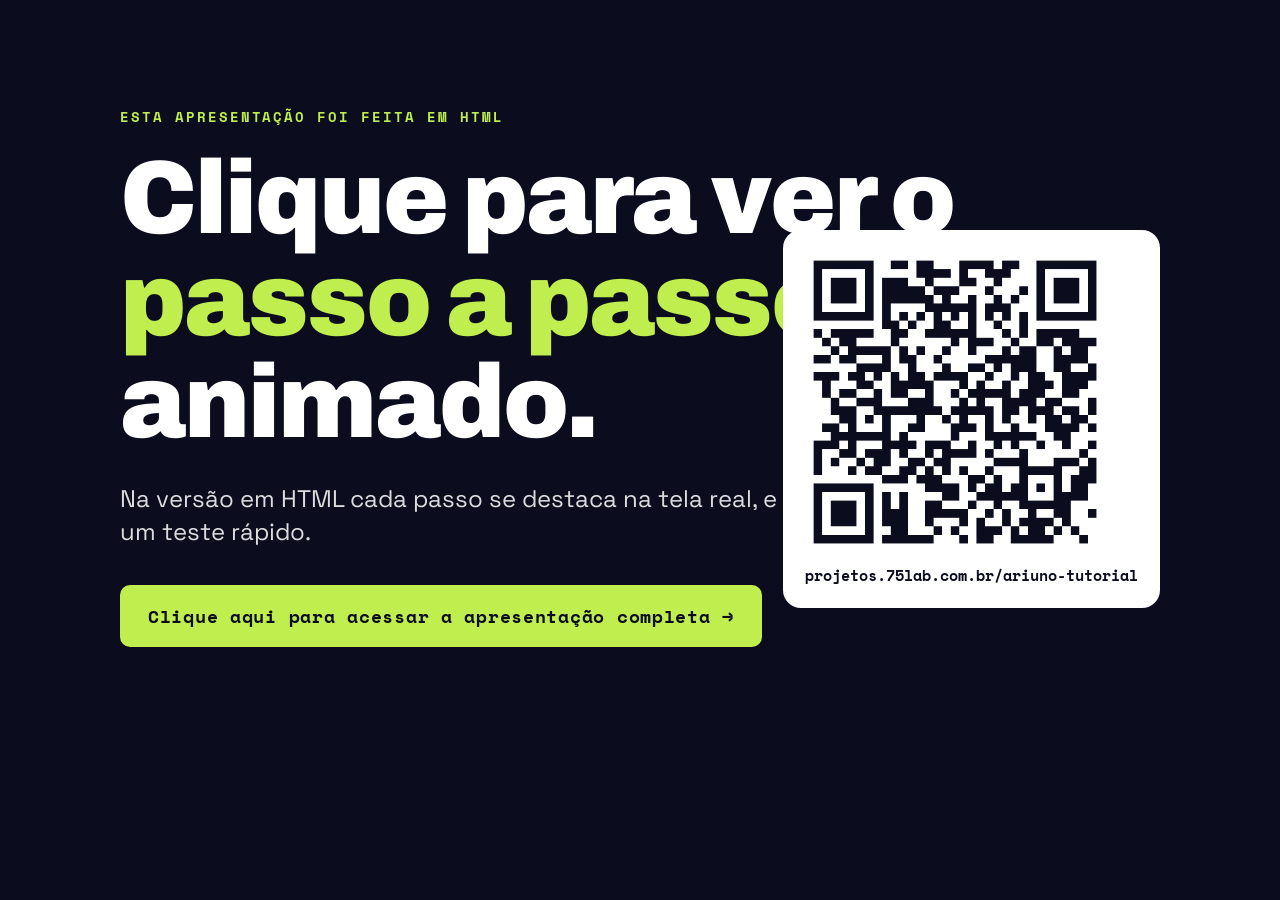
<file: pdf-capa.html>
<!doctype html><html lang="pt-BR"><head><meta charset="utf-8"><meta name="robots" content="noindex"><title>Ariuno, tutorial em HTML</title>
<link href="https://fonts.googleapis.com/css2?family=Archivo:wdth,wght@62..125,400..900&family=Space+Grotesk:wght@400;500;600;700&family=Space+Mono:wght@400;700&display=swap" rel="stylesheet">
<link rel="stylesheet" href="assets/deck.css">
<style>html,body{width:1600px;height:900px;overflow:hidden;background:#0B0D1E}.a{position:absolute;inset:0;padding:110px 120px;color:#fff}.a .eb{color:#C0EE4E;margin-bottom:24px}.a h1{font-size:104px;font-weight:900;line-height:.98;width:980px}.a h1 em{font-style:normal;color:#C0EE4E}.a p{font-size:24px;line-height:1.4;width:860px;margin:28px 0 36px;color:rgba(255,255,255,.86)}.a .botao{font-size:18px;padding:22px 28px}.q{position:absolute;right:120px;top:230px;background:#fff;padding:22px;border-radius:18px;text-align:center;color:#0B0D1E;font:700 15px var(--mono)}.q img{width:300px;display:block;margin-bottom:12px}</style></head>
<body><div class="a"><div class="eb">Esta apresentação foi feita em HTML</div><h1>Clique para ver o <em>passo a passo</em> animado.</h1><p>Na versão em HTML cada passo se destaca na tela real, e há simuladores e um teste rápido.</p><span class="botao lime">Clique aqui para acessar a apresentação completa →</span></div><div class="q"><img src="assets/qr.png" alt="">projetos.75lab.com.br/ariuno-tutorial</div></body></html>
</file>
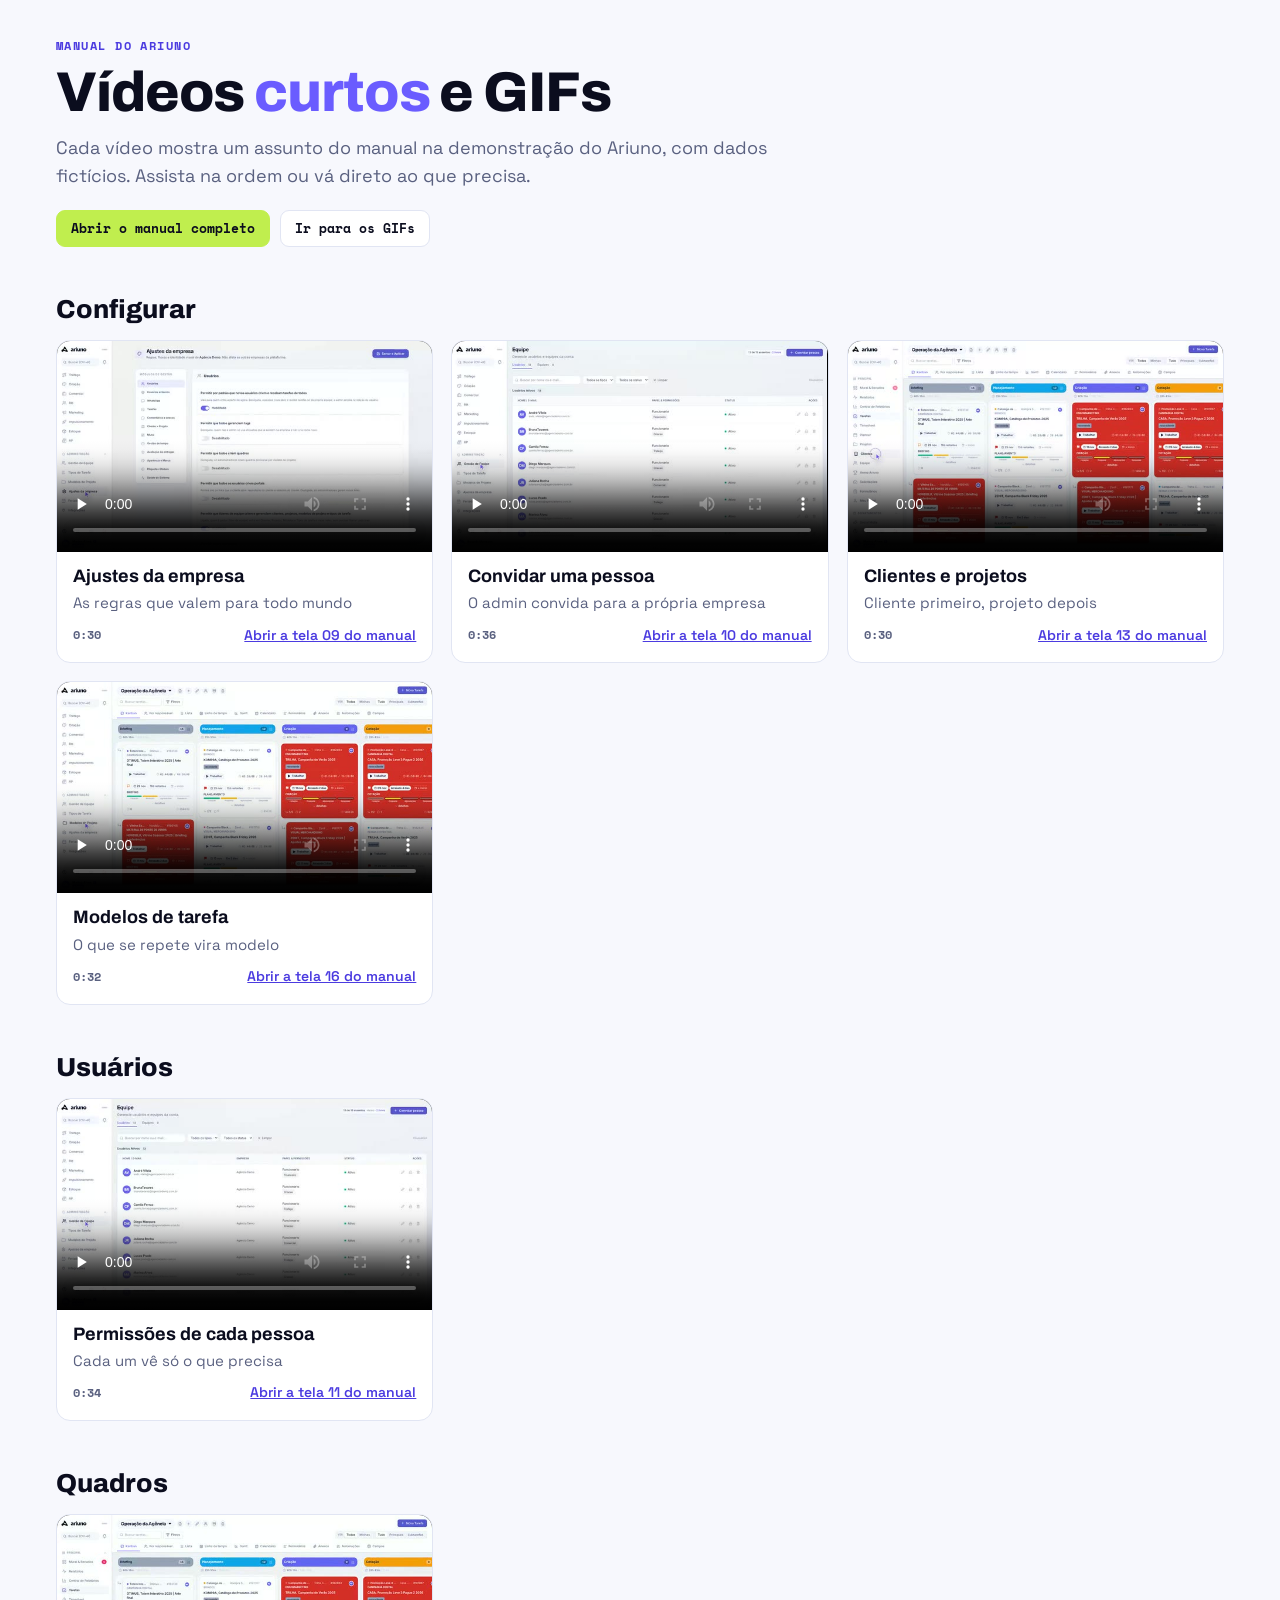
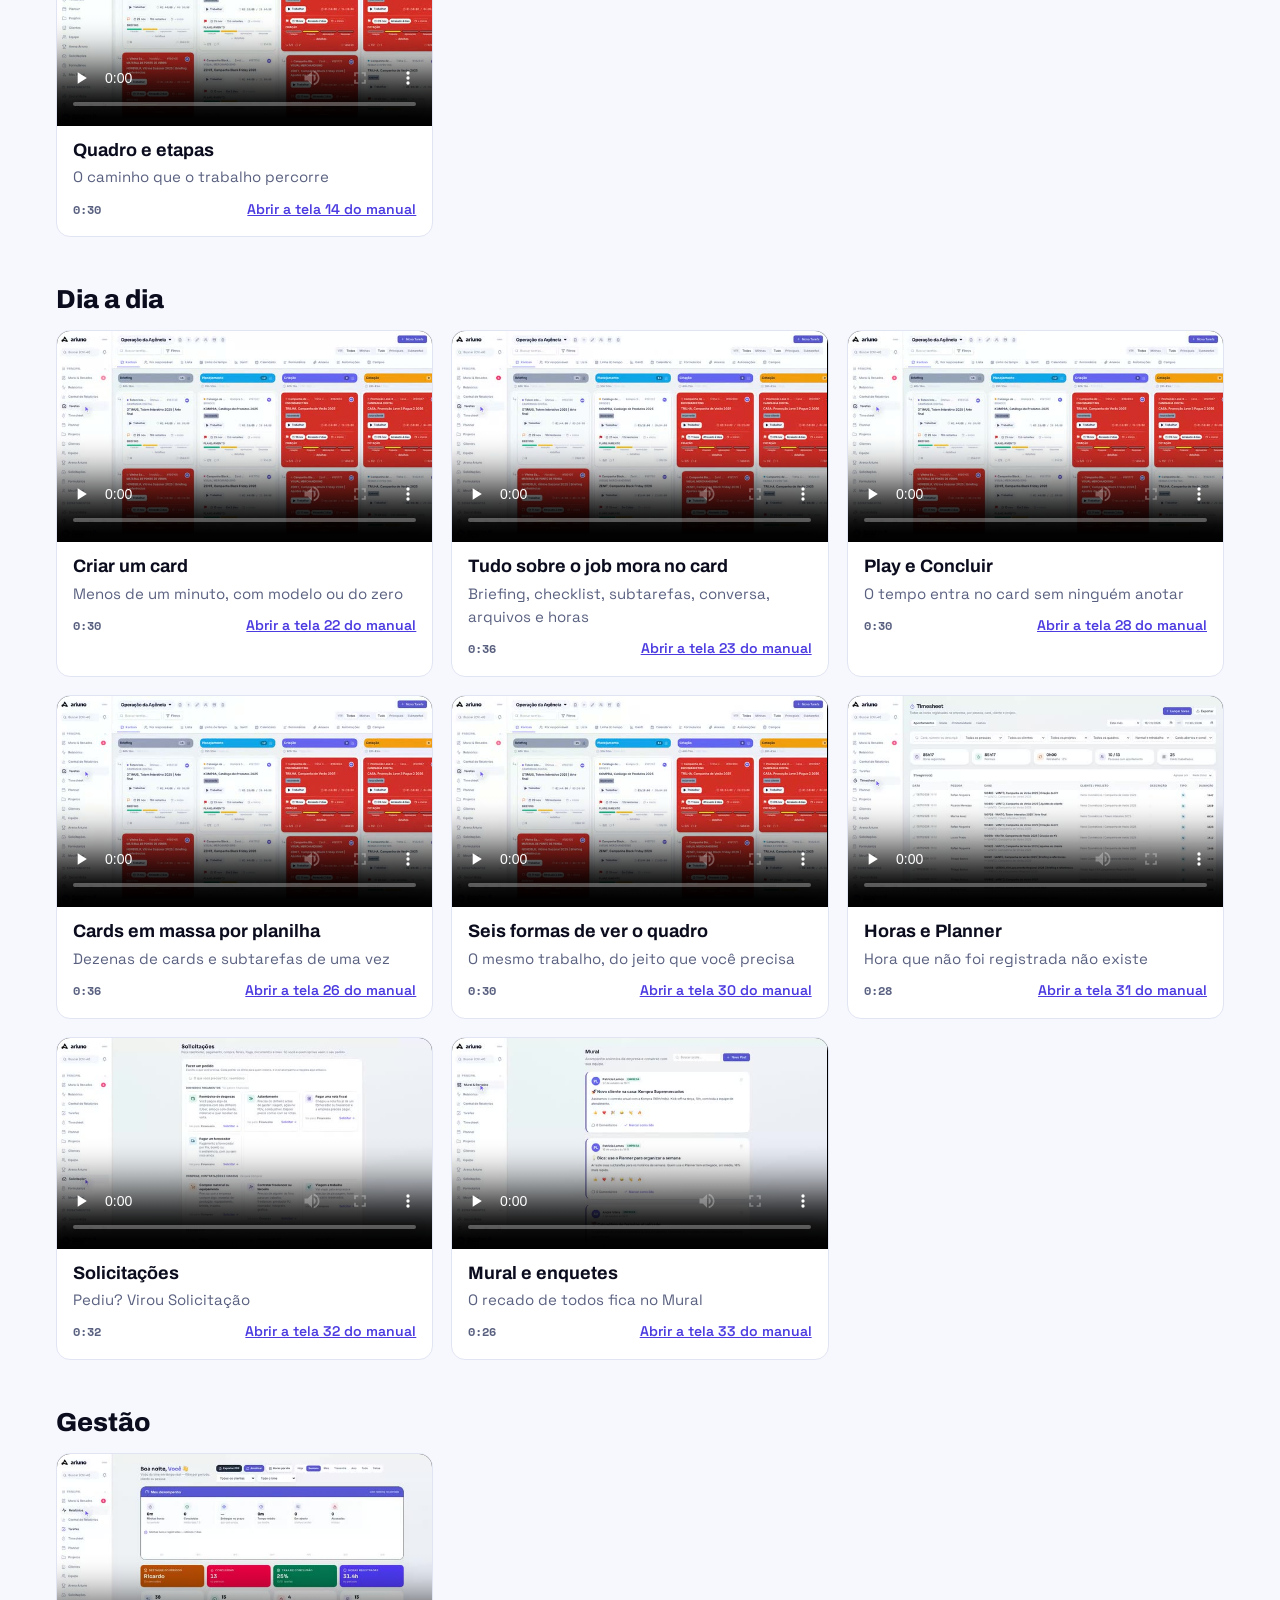
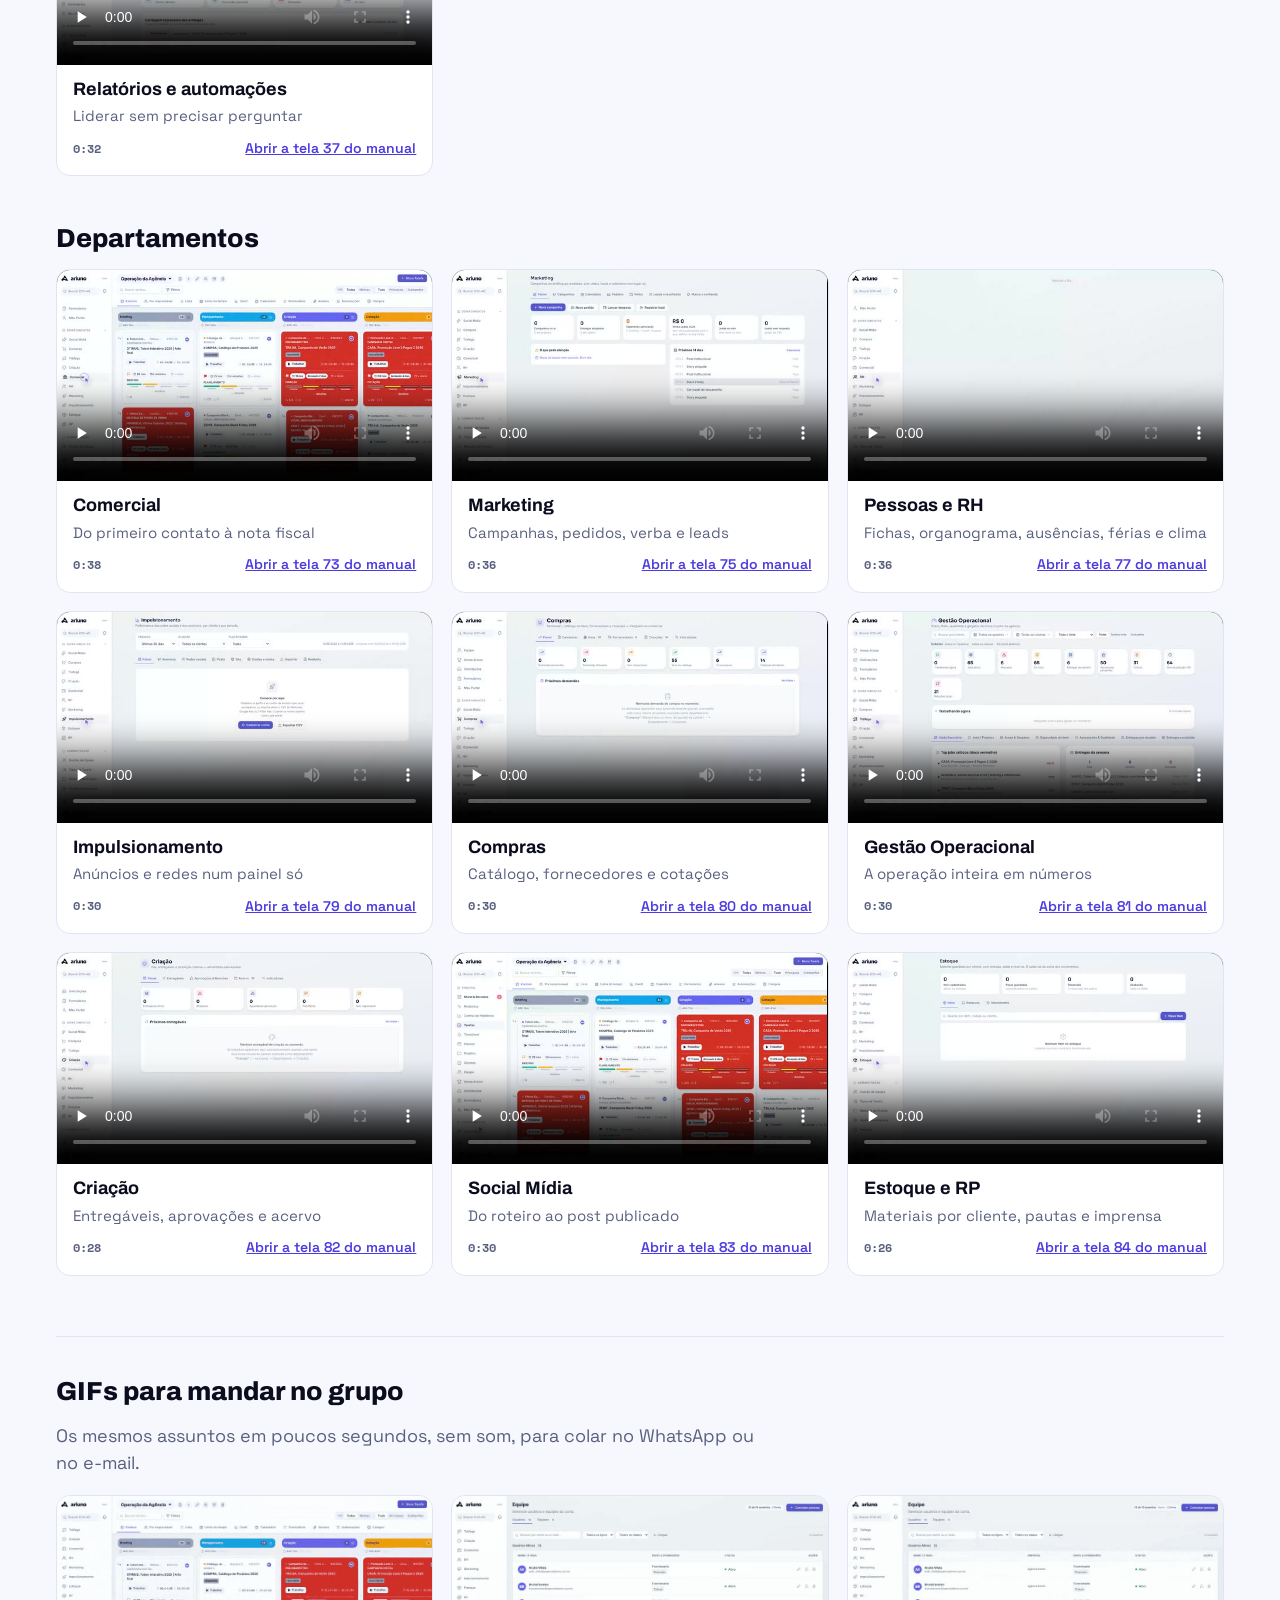
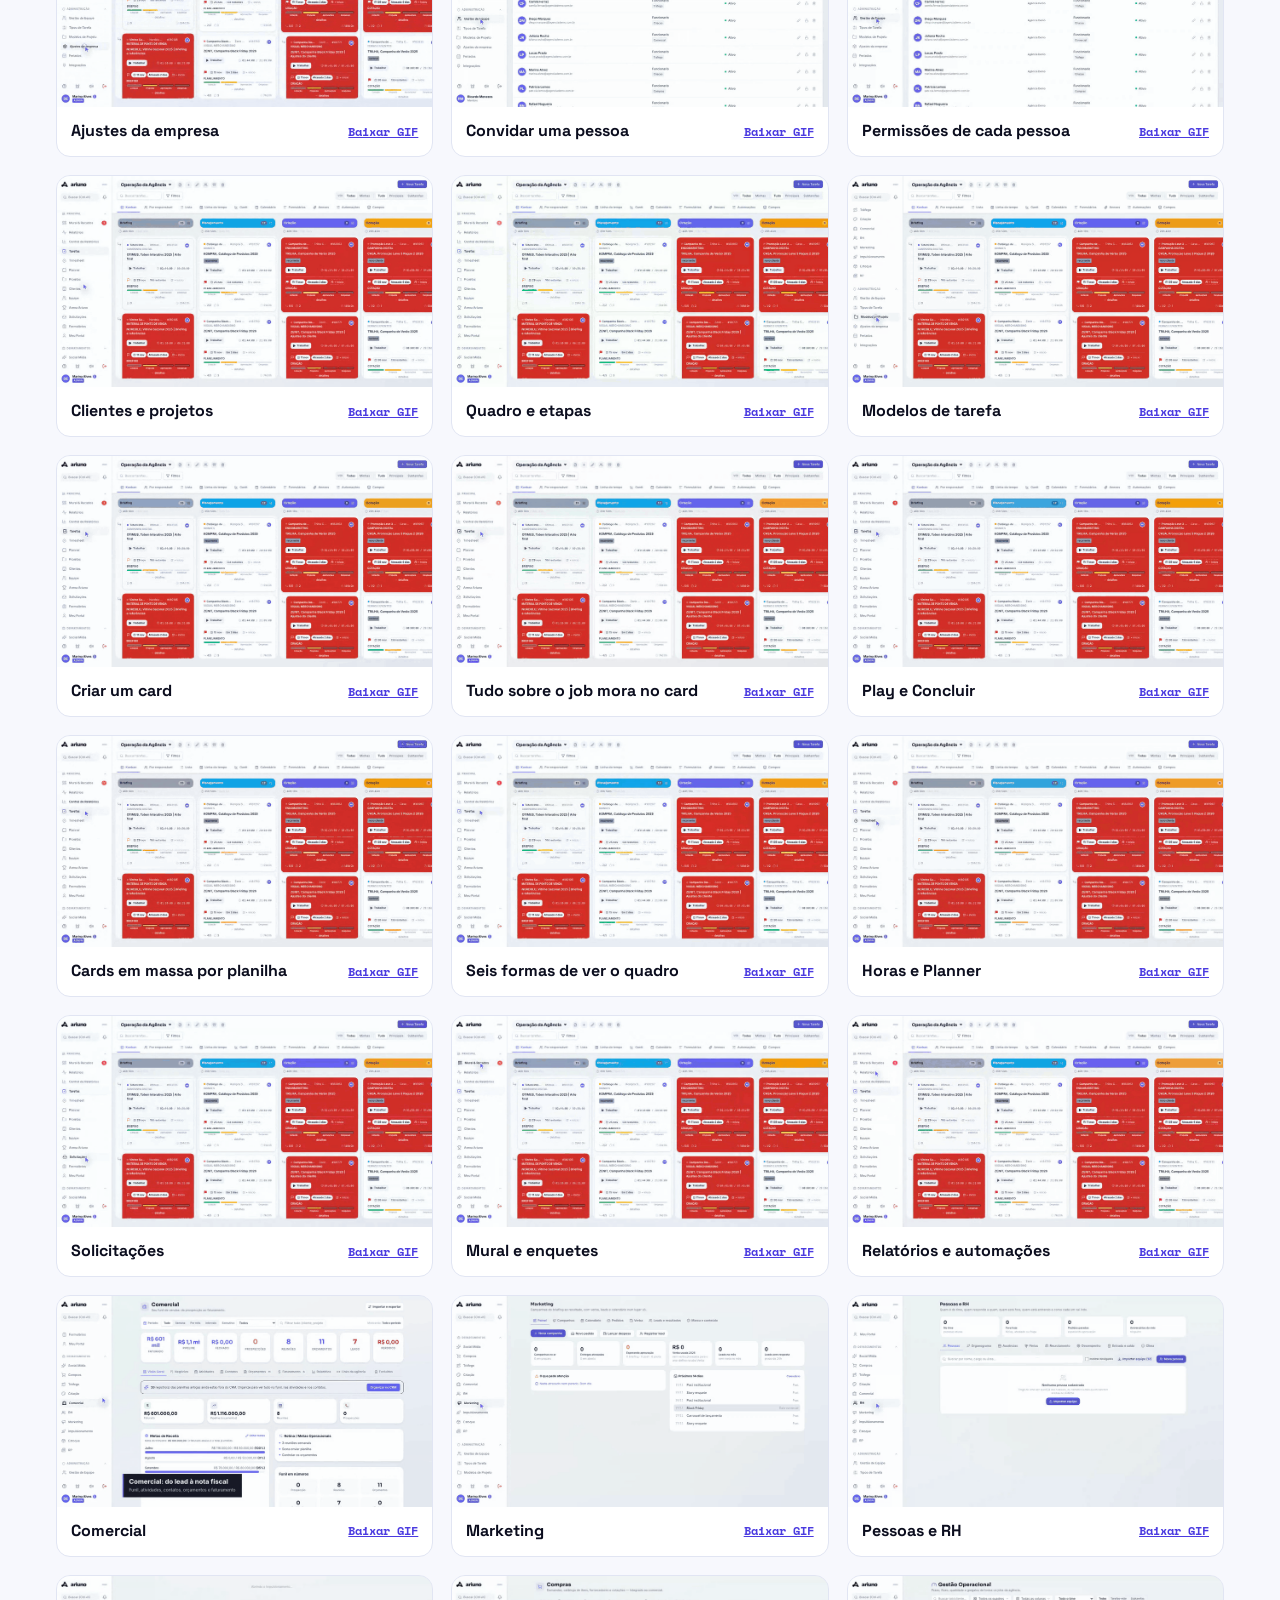
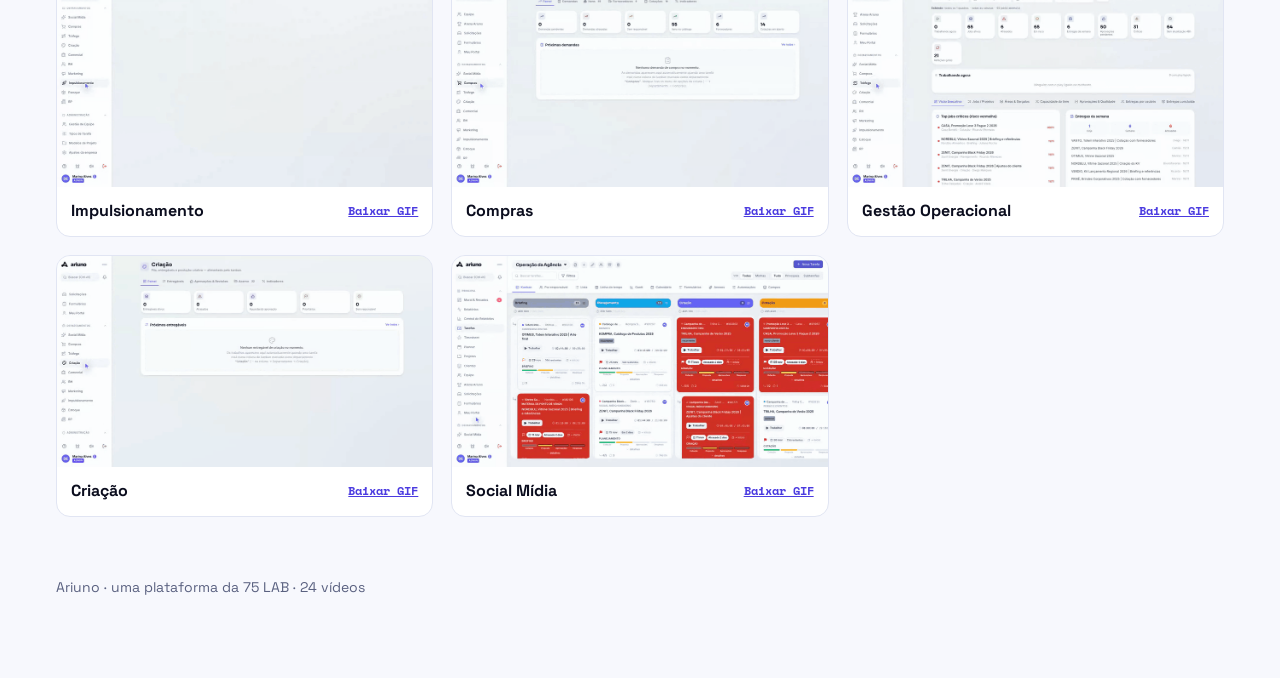
<file: videos.html>
<!doctype html>
<html lang="pt-BR">
<head>
<meta charset="utf-8">
<meta name="viewport" content="width=device-width, initial-scale=1">
<title>Vídeos do Ariuno</title>
<meta name="description" content="Vídeos curtos e GIFs do manual do Ariuno: configurar a empresa, usuários, quadros, rotina e cada departamento.">
<meta name="robots" content="noindex">
<link rel="icon" href="assets/favicon.svg">
<link rel="preconnect" href="https://fonts.googleapis.com"><link rel="preconnect" href="https://fonts.gstatic.com" crossorigin>
<link href="https://fonts.googleapis.com/css2?family=Archivo:wght@500;700;800&family=Space+Grotesk:wght@400;500;600&family=Space+Mono:wght@700&display=swap" rel="stylesheet">
<style>
:root{--bg:#F7F8FD;--card:#fff;--ink:#0B0D1E;--txt2:#5A6180;--line:#E1E5F3;--iris:#6A5CFF;--iris-ink:#4B3BE0;--lime:#C0EE4E;color-scheme:light}
@media (prefers-color-scheme: dark){:root:not([data-theme="light"]){--bg:#0B0D1E;--card:#151934;--ink:#EEF0FA;--txt2:#B3B8D3;--line:#262B4D;--iris:#8A7FFF;--iris-ink:#B3ABFF;color-scheme:dark}}
:root[data-theme="dark"]{--bg:#0B0D1E;--card:#151934;--ink:#EEF0FA;--txt2:#B3B8D3;--line:#262B4D;--iris:#8A7FFF;--iris-ink:#B3ABFF;color-scheme:dark}
*{box-sizing:border-box;margin:0;padding:0}
body{background:var(--bg);color:var(--ink);font:400 16px/1.55 'Space Grotesk',system-ui,sans-serif}
.wrap{max-width:1200px;margin:0 auto;padding:40px 16px 80px}
header .eb{font:700 12px/1 'Space Mono',monospace;letter-spacing:.12em;text-transform:uppercase;color:var(--iris-ink)}
h1{font:800 clamp(34px,6vw,56px)/1.04 'Archivo',sans-serif;letter-spacing:-.02em;margin:12px 0 12px}
h1 em{font-style:normal;color:var(--iris)}
.lead{font-size:18px;color:var(--txt2);max-width:720px}
.topo{display:flex;flex-wrap:wrap;gap:10px;margin-top:20px}
.topo a{font:700 13px/1 'Space Mono',monospace;text-decoration:none;color:var(--ink);background:var(--card);border:1px solid var(--line);padding:11px 14px;border-radius:9px}
.topo a.principal{background:var(--lime);border-color:var(--lime);color:#0B0D1E}
.grupo{margin-top:48px}
.grupo h2,.gifs h2{font:800 26px/1.1 'Archivo',sans-serif;margin-bottom:16px}
.grade{display:grid;grid-template-columns:repeat(auto-fill,minmax(290px,1fr));gap:18px}
.v{background:var(--card);border:1px solid var(--line);border-radius:14px;overflow:hidden}
.v video{display:block;width:100%;aspect-ratio:16/9;background:#000}
.vt{padding:14px 16px 16px}
.vt h3{font:700 18px/1.2 'Archivo',sans-serif}
.vt p{color:var(--txt2);font-size:15px;margin-top:4px}
.meta{display:flex;justify-content:space-between;align-items:center;gap:10px;margin-top:10px;font-size:14px}
.meta span{font:700 12px/1 'Space Mono',monospace;color:var(--txt2)}
.meta a{color:var(--iris-ink);font-weight:600}
.gifs{margin-top:60px;padding-top:40px;border-top:1px solid var(--line)}
.gifs .lead{margin-bottom:18px}
.ggrade{display:grid;grid-template-columns:repeat(auto-fill,minmax(290px,1fr));gap:18px}
figure{background:var(--card);border:1px solid var(--line);border-radius:14px;overflow:hidden}
figure img{display:block;width:100%;height:auto;aspect-ratio:16/9;object-fit:cover;background:var(--line)}
figcaption{display:flex;justify-content:space-between;align-items:center;gap:10px;padding:12px 14px}
figcaption a{font:700 12px/1 'Space Mono',monospace;color:var(--iris-ink);white-space:nowrap}
footer{margin-top:60px;font-size:14px;color:var(--txt2)}
</style>
</head>
<body><main class="wrap">
<header><p class="eb">Manual do Ariuno</p><h1>Vídeos <em>curtos</em> e GIFs</h1>
<p class="lead">Cada vídeo mostra um assunto do manual na demonstração do Ariuno, com dados fictícios. Assista na ordem ou vá direto ao que precisa.</p>
<div class="topo"><a class="principal" href="./">Abrir o manual completo</a><a href="#gifs">Ir para os GIFs</a></div></header>
<section class="grupo"><h2>Configurar</h2><div class="grade"><article class="v"><video controls playsinline preload="none" poster="assets/videos/m01-ajustes.jpg" src="assets/videos/m01-ajustes.mp4"></video><div class="vt"><h3>Ajustes da empresa</h3><p>As regras que valem para todo mundo</p><div class="meta"><span>0:30</span><a href="./#9">Abrir a tela 09 do manual</a></div></div></article><article class="v"><video controls playsinline preload="none" poster="assets/videos/m02-convidar.jpg" src="assets/videos/m02-convidar.mp4"></video><div class="vt"><h3>Convidar uma pessoa</h3><p>O admin convida para a própria empresa</p><div class="meta"><span>0:36</span><a href="./#10">Abrir a tela 10 do manual</a></div></div></article><article class="v"><video controls playsinline preload="none" poster="assets/videos/m04-clientes.jpg" src="assets/videos/m04-clientes.mp4"></video><div class="vt"><h3>Clientes e projetos</h3><p>Cliente primeiro, projeto depois</p><div class="meta"><span>0:30</span><a href="./#13">Abrir a tela 13 do manual</a></div></div></article><article class="v"><video controls playsinline preload="none" poster="assets/videos/m06-modelos.jpg" src="assets/videos/m06-modelos.mp4"></video><div class="vt"><h3>Modelos de tarefa</h3><p>O que se repete vira modelo</p><div class="meta"><span>0:32</span><a href="./#16">Abrir a tela 16 do manual</a></div></div></article></div></section><section class="grupo"><h2>Usuários</h2><div class="grade"><article class="v"><video controls playsinline preload="none" poster="assets/videos/m03-permissoes.jpg" src="assets/videos/m03-permissoes.mp4"></video><div class="vt"><h3>Permissões de cada pessoa</h3><p>Cada um vê só o que precisa</p><div class="meta"><span>0:34</span><a href="./#11">Abrir a tela 11 do manual</a></div></div></article></div></section><section class="grupo"><h2>Quadros</h2><div class="grade"><article class="v"><video controls playsinline preload="none" poster="assets/videos/m05-quadro.jpg" src="assets/videos/m05-quadro.mp4"></video><div class="vt"><h3>Quadro e etapas</h3><p>O caminho que o trabalho percorre</p><div class="meta"><span>0:30</span><a href="./#14">Abrir a tela 14 do manual</a></div></div></article></div></section><section class="grupo"><h2>Dia a dia</h2><div class="grade"><article class="v"><video controls playsinline preload="none" poster="assets/videos/m07-criar-card.jpg" src="assets/videos/m07-criar-card.mp4"></video><div class="vt"><h3>Criar um card</h3><p>Menos de um minuto, com modelo ou do zero</p><div class="meta"><span>0:30</span><a href="./#22">Abrir a tela 22 do manual</a></div></div></article><article class="v"><video controls playsinline preload="none" poster="assets/videos/m08-card.jpg" src="assets/videos/m08-card.mp4"></video><div class="vt"><h3>Tudo sobre o job mora no card</h3><p>Briefing, checklist, subtarefas, conversa, arquivos e horas</p><div class="meta"><span>0:36</span><a href="./#23">Abrir a tela 23 do manual</a></div></div></article><article class="v"><video controls playsinline preload="none" poster="assets/videos/m09-play.jpg" src="assets/videos/m09-play.mp4"></video><div class="vt"><h3>Play e Concluir</h3><p>O tempo entra no card sem ninguém anotar</p><div class="meta"><span>0:30</span><a href="./#28">Abrir a tela 28 do manual</a></div></div></article><article class="v"><video controls playsinline preload="none" poster="assets/videos/m10-planilha.jpg" src="assets/videos/m10-planilha.mp4"></video><div class="vt"><h3>Cards em massa por planilha</h3><p>Dezenas de cards e subtarefas de uma vez</p><div class="meta"><span>0:36</span><a href="./#26">Abrir a tela 26 do manual</a></div></div></article><article class="v"><video controls playsinline preload="none" poster="assets/videos/m11-visoes.jpg" src="assets/videos/m11-visoes.mp4"></video><div class="vt"><h3>Seis formas de ver o quadro</h3><p>O mesmo trabalho, do jeito que você precisa</p><div class="meta"><span>0:30</span><a href="./#30">Abrir a tela 30 do manual</a></div></div></article><article class="v"><video controls playsinline preload="none" poster="assets/videos/m12-horas.jpg" src="assets/videos/m12-horas.mp4"></video><div class="vt"><h3>Horas e Planner</h3><p>Hora que não foi registrada não existe</p><div class="meta"><span>0:28</span><a href="./#31">Abrir a tela 31 do manual</a></div></div></article><article class="v"><video controls playsinline preload="none" poster="assets/videos/m13-solicitacoes.jpg" src="assets/videos/m13-solicitacoes.mp4"></video><div class="vt"><h3>Solicitações</h3><p>Pediu? Virou Solicitação</p><div class="meta"><span>0:32</span><a href="./#32">Abrir a tela 32 do manual</a></div></div></article><article class="v"><video controls playsinline preload="none" poster="assets/videos/m14-mural.jpg" src="assets/videos/m14-mural.mp4"></video><div class="vt"><h3>Mural e enquetes</h3><p>O recado de todos fica no Mural</p><div class="meta"><span>0:26</span><a href="./#33">Abrir a tela 33 do manual</a></div></div></article></div></section><section class="grupo"><h2>Gestão</h2><div class="grade"><article class="v"><video controls playsinline preload="none" poster="assets/videos/m15-gestao.jpg" src="assets/videos/m15-gestao.mp4"></video><div class="vt"><h3>Relatórios e automações</h3><p>Liderar sem precisar perguntar</p><div class="meta"><span>0:32</span><a href="./#37">Abrir a tela 37 do manual</a></div></div></article></div></section><section class="grupo"><h2>Departamentos</h2><div class="grade"><article class="v"><video controls playsinline preload="none" poster="assets/videos/m16-comercial.jpg" src="assets/videos/m16-comercial.mp4"></video><div class="vt"><h3>Comercial</h3><p>Do primeiro contato à nota fiscal</p><div class="meta"><span>0:38</span><a href="./#73">Abrir a tela 73 do manual</a></div></div></article><article class="v"><video controls playsinline preload="none" poster="assets/videos/m17-marketing.jpg" src="assets/videos/m17-marketing.mp4"></video><div class="vt"><h3>Marketing</h3><p>Campanhas, pedidos, verba e leads</p><div class="meta"><span>0:36</span><a href="./#75">Abrir a tela 75 do manual</a></div></div></article><article class="v"><video controls playsinline preload="none" poster="assets/videos/m18-rh.jpg" src="assets/videos/m18-rh.mp4"></video><div class="vt"><h3>Pessoas e RH</h3><p>Fichas, organograma, ausências, férias e clima</p><div class="meta"><span>0:36</span><a href="./#77">Abrir a tela 77 do manual</a></div></div></article><article class="v"><video controls playsinline preload="none" poster="assets/videos/m19-impulsionamento.jpg" src="assets/videos/m19-impulsionamento.mp4"></video><div class="vt"><h3>Impulsionamento</h3><p>Anúncios e redes num painel só</p><div class="meta"><span>0:30</span><a href="./#79">Abrir a tela 79 do manual</a></div></div></article><article class="v"><video controls playsinline preload="none" poster="assets/videos/m20-compras.jpg" src="assets/videos/m20-compras.mp4"></video><div class="vt"><h3>Compras</h3><p>Catálogo, fornecedores e cotações</p><div class="meta"><span>0:30</span><a href="./#80">Abrir a tela 80 do manual</a></div></div></article><article class="v"><video controls playsinline preload="none" poster="assets/videos/m21-trafego.jpg" src="assets/videos/m21-trafego.mp4"></video><div class="vt"><h3>Gestão Operacional</h3><p>A operação inteira em números</p><div class="meta"><span>0:30</span><a href="./#81">Abrir a tela 81 do manual</a></div></div></article><article class="v"><video controls playsinline preload="none" poster="assets/videos/m22-criacao.jpg" src="assets/videos/m22-criacao.mp4"></video><div class="vt"><h3>Criação</h3><p>Entregáveis, aprovações e acervo</p><div class="meta"><span>0:28</span><a href="./#82">Abrir a tela 82 do manual</a></div></div></article><article class="v"><video controls playsinline preload="none" poster="assets/videos/m23-social.jpg" src="assets/videos/m23-social.mp4"></video><div class="vt"><h3>Social Mídia</h3><p>Do roteiro ao post publicado</p><div class="meta"><span>0:30</span><a href="./#83">Abrir a tela 83 do manual</a></div></div></article><article class="v"><video controls playsinline preload="none" poster="assets/videos/m24-estoque-rp.jpg" src="assets/videos/m24-estoque-rp.mp4"></video><div class="vt"><h3>Estoque e RP</h3><p>Materiais por cliente, pautas e imprensa</p><div class="meta"><span>0:26</span><a href="./#84">Abrir a tela 84 do manual</a></div></div></article></div></section>
<section class="gifs" id="gifs"><h2>GIFs para mandar no grupo</h2><p class="lead">Os mesmos assuntos em poucos segundos, sem som, para colar no WhatsApp ou no e-mail.</p><div class="ggrade"><figure><img loading="lazy" src="assets/gifs/m01-ajustes.gif" alt="Ajustes da empresa" width="880" height="495"><figcaption><b>Ajustes da empresa</b><a href="assets/gifs/m01-ajustes.gif" download>Baixar GIF</a></figcaption></figure><figure><img loading="lazy" src="assets/gifs/m02-convidar.gif" alt="Convidar uma pessoa" width="880" height="495"><figcaption><b>Convidar uma pessoa</b><a href="assets/gifs/m02-convidar.gif" download>Baixar GIF</a></figcaption></figure><figure><img loading="lazy" src="assets/gifs/m03-permissoes.gif" alt="Permissões de cada pessoa" width="880" height="495"><figcaption><b>Permissões de cada pessoa</b><a href="assets/gifs/m03-permissoes.gif" download>Baixar GIF</a></figcaption></figure><figure><img loading="lazy" src="assets/gifs/m04-clientes.gif" alt="Clientes e projetos" width="880" height="495"><figcaption><b>Clientes e projetos</b><a href="assets/gifs/m04-clientes.gif" download>Baixar GIF</a></figcaption></figure><figure><img loading="lazy" src="assets/gifs/m05-quadro.gif" alt="Quadro e etapas" width="880" height="495"><figcaption><b>Quadro e etapas</b><a href="assets/gifs/m05-quadro.gif" download>Baixar GIF</a></figcaption></figure><figure><img loading="lazy" src="assets/gifs/m06-modelos.gif" alt="Modelos de tarefa" width="880" height="495"><figcaption><b>Modelos de tarefa</b><a href="assets/gifs/m06-modelos.gif" download>Baixar GIF</a></figcaption></figure><figure><img loading="lazy" src="assets/gifs/m07-criar-card.gif" alt="Criar um card" width="880" height="495"><figcaption><b>Criar um card</b><a href="assets/gifs/m07-criar-card.gif" download>Baixar GIF</a></figcaption></figure><figure><img loading="lazy" src="assets/gifs/m08-card.gif" alt="Tudo sobre o job mora no card" width="880" height="495"><figcaption><b>Tudo sobre o job mora no card</b><a href="assets/gifs/m08-card.gif" download>Baixar GIF</a></figcaption></figure><figure><img loading="lazy" src="assets/gifs/m09-play.gif" alt="Play e Concluir" width="880" height="495"><figcaption><b>Play e Concluir</b><a href="assets/gifs/m09-play.gif" download>Baixar GIF</a></figcaption></figure><figure><img loading="lazy" src="assets/gifs/m10-planilha.gif" alt="Cards em massa por planilha" width="880" height="495"><figcaption><b>Cards em massa por planilha</b><a href="assets/gifs/m10-planilha.gif" download>Baixar GIF</a></figcaption></figure><figure><img loading="lazy" src="assets/gifs/m11-visoes.gif" alt="Seis formas de ver o quadro" width="880" height="495"><figcaption><b>Seis formas de ver o quadro</b><a href="assets/gifs/m11-visoes.gif" download>Baixar GIF</a></figcaption></figure><figure><img loading="lazy" src="assets/gifs/m12-horas.gif" alt="Horas e Planner" width="880" height="495"><figcaption><b>Horas e Planner</b><a href="assets/gifs/m12-horas.gif" download>Baixar GIF</a></figcaption></figure><figure><img loading="lazy" src="assets/gifs/m13-solicitacoes.gif" alt="Solicitações" width="880" height="495"><figcaption><b>Solicitações</b><a href="assets/gifs/m13-solicitacoes.gif" download>Baixar GIF</a></figcaption></figure><figure><img loading="lazy" src="assets/gifs/m14-mural.gif" alt="Mural e enquetes" width="880" height="495"><figcaption><b>Mural e enquetes</b><a href="assets/gifs/m14-mural.gif" download>Baixar GIF</a></figcaption></figure><figure><img loading="lazy" src="assets/gifs/m15-gestao.gif" alt="Relatórios e automações" width="880" height="495"><figcaption><b>Relatórios e automações</b><a href="assets/gifs/m15-gestao.gif" download>Baixar GIF</a></figcaption></figure><figure><img loading="lazy" src="assets/gifs/m16-comercial.gif" alt="Comercial" width="880" height="495"><figcaption><b>Comercial</b><a href="assets/gifs/m16-comercial.gif" download>Baixar GIF</a></figcaption></figure><figure><img loading="lazy" src="assets/gifs/m17-marketing.gif" alt="Marketing" width="880" height="495"><figcaption><b>Marketing</b><a href="assets/gifs/m17-marketing.gif" download>Baixar GIF</a></figcaption></figure><figure><img loading="lazy" src="assets/gifs/m18-rh.gif" alt="Pessoas e RH" width="880" height="495"><figcaption><b>Pessoas e RH</b><a href="assets/gifs/m18-rh.gif" download>Baixar GIF</a></figcaption></figure><figure><img loading="lazy" src="assets/gifs/m19-impulsionamento.gif" alt="Impulsionamento" width="880" height="495"><figcaption><b>Impulsionamento</b><a href="assets/gifs/m19-impulsionamento.gif" download>Baixar GIF</a></figcaption></figure><figure><img loading="lazy" src="assets/gifs/m20-compras.gif" alt="Compras" width="880" height="495"><figcaption><b>Compras</b><a href="assets/gifs/m20-compras.gif" download>Baixar GIF</a></figcaption></figure><figure><img loading="lazy" src="assets/gifs/m21-trafego.gif" alt="Gestão Operacional" width="880" height="495"><figcaption><b>Gestão Operacional</b><a href="assets/gifs/m21-trafego.gif" download>Baixar GIF</a></figcaption></figure><figure><img loading="lazy" src="assets/gifs/m22-criacao.gif" alt="Criação" width="880" height="495"><figcaption><b>Criação</b><a href="assets/gifs/m22-criacao.gif" download>Baixar GIF</a></figcaption></figure><figure><img loading="lazy" src="assets/gifs/m23-social.gif" alt="Social Mídia" width="880" height="495"><figcaption><b>Social Mídia</b><a href="assets/gifs/m23-social.gif" download>Baixar GIF</a></figcaption></figure></div></section>
<footer>Ariuno · uma plataforma da 75 LAB · 24 vídeos</footer>
</main></body></html>
</file>
<file: assets/deck.css>
:root{--ink:#0B0D1E;--ink2:#151934;--iris:#6A5CFF;--iris-d:#4B3BE0;--blue:#4285FF;--teal:#00C2A8;--paper:#F7F8FD;--paper2:#EAEDF9;--line:#D7DCF0;--txt2:#5A6180;--txt3:#7C839F;--lime:#C0EE4E;--verm:#E0453C;
--disp:'Archivo',Impact,sans-serif;--body:'Space Grotesk',system-ui,sans-serif;--mono:'Space Mono',ui-monospace,monospace;--grad:linear-gradient(90deg,#6A5CFF,#4285FF 50%,#00C2A8)}
*{box-sizing:border-box;margin:0;padding:0}
html,body{height:100%;background:var(--ink);overflow:hidden;font-family:var(--body);color:var(--ink);-webkit-font-smoothing:antialiased}
body.tem-mouse,body.tem-mouse *{cursor:none!important}
button{font:inherit;color:inherit;background:none;border:0}
#wrap{position:fixed;inset:0;overflow:hidden}
#stage{position:absolute;left:50%;top:50%;width:1600px;height:900px;margin:-450px 0 0 -800px;transform-origin:center;overflow:hidden;background:var(--paper)}
/* telas */
.tela{position:absolute;inset:0;display:none;padding:92px 72px 66px}
.tela.ativa{display:block;animation:entra .5s cubic-bezier(.2,.7,.2,1)}
@keyframes entra{from{opacity:0;transform:translateY(14px)}to{opacity:1;transform:none}}
.pdf .tela.ativa{animation:none}
.tela[data-tema=escuro]{background:var(--ink);color:#fff}
.tela[data-tema=iris]{background:var(--iris);color:#fff}
.tela[data-tema=lime]{background:var(--lime);color:var(--ink)}
.eb{font:700 14px/1 var(--mono);letter-spacing:.14em;text-transform:uppercase;color:var(--iris);margin-bottom:12px;display:flex;align-items:center;gap:12px}
.eb b{background:var(--ink);color:#fff;padding:5px 9px;border-radius:6px;letter-spacing:.06em}
[data-tema=escuro] .eb,[data-tema=iris] .eb{color:var(--lime)}
h1,h2,h3{font-family:var(--disp);font-stretch:95%;letter-spacing:-.02em;line-height:1.04}
h2{font-size:48px;font-weight:800;max-width:1320px}
h2 em{font-style:normal;color:var(--iris)}
[data-tema=escuro] h2 em{color:var(--lime)}
.lead{font-size:20px;line-height:1.4;color:var(--txt2);margin-top:10px;max-width:980px}
[data-tema=escuro] .lead,[data-tema=iris] .lead{color:rgba(255,255,255,.82)}
.cta{display:inline-flex;align-items:center;gap:8px;font:700 13px/1 var(--mono);letter-spacing:.06em;text-transform:uppercase;color:var(--ink);background:var(--lime);padding:8px 11px;border-radius:7px}
.cta svg{width:16px;height:16px}
.pdf .so-tela{display:none!important}
.botao{display:inline-flex;align-items:center;gap:10px;font:700 15px/1 var(--mono);letter-spacing:.04em;padding:15px 20px;border-radius:10px;background:var(--ink);color:#fff;text-decoration:none;white-space:nowrap}
.botao.lime{background:var(--lime);color:var(--ink)}
.botao.claro{background:#fff;color:var(--ink)}
/* topo e pé */
#topo{position:absolute;left:0;right:0;top:0;height:68px;padding:0 72px;display:flex;align-items:center;justify-content:space-between;z-index:30}
#marca{display:flex;align-items:center;gap:10px;font:800 25px/1 'Sora',sans-serif;letter-spacing:-.04em}
#marca svg{width:30px;height:30px}
#capTxt{font:700 12.5px/1 var(--mono);letter-spacing:.1em;text-transform:uppercase;color:var(--txt2);margin-left:18px;padding-left:18px;border-left:2px solid var(--line)}
#topoDir{display:flex;align-items:center;gap:10px}
.chip{font:700 12.5px/1 var(--mono);letter-spacing:.05em;padding:10px 13px;border-radius:8px;background:var(--paper2);color:var(--ink);text-decoration:none;white-space:nowrap}
#relogio{min-width:150px;text-align:center}
#relogio.corre{background:var(--ink);color:var(--lime)}
#relogio.passou{background:var(--verm);color:#fff}
.t-escuro #capTxt,.t-iris #capTxt{color:rgba(255,255,255,.7);border-color:rgba(255,255,255,.25)}
.t-escuro #marca,.t-iris #marca{color:#fff}
.t-escuro .chip,.t-iris .chip{background:rgba(255,255,255,.14);color:#fff}
.t-lime .chip{background:rgba(11,13,30,.1)}
.t-iris #marca svg path,.t-escuro #marca svg path{stroke:#fff}
.t-foco #topo{pointer-events:none}.t-foco #topo .chip{pointer-events:auto}
#pe{position:absolute;left:72px;right:72px;bottom:18px;height:32px;display:flex;align-items:center;justify-content:space-between;z-index:30;font:700 13px/1 var(--mono);color:var(--txt2)}
.t-escuro #pe,.t-iris #pe{color:rgba(255,255,255,.7)}
#pe div{display:flex;align-items:center;gap:8px}
#pe button{width:36px;height:32px;border-radius:7px;background:var(--paper2);color:var(--ink);font-size:17px}
.t-escuro #pe button,.t-iris #pe button{background:rgba(255,255,255,.15);color:#fff}
#pe button:disabled{opacity:.3}
#prog{position:absolute;left:0;right:0;bottom:0;height:5px;background:rgba(106,92,255,.14);z-index:30}
#prog i{display:block;height:100%;width:0;background:var(--grad);transition:width .4s}
#wipe{position:absolute;inset:0;background:var(--ink);z-index:40;clip-path:inset(0 0 0 100%);display:grid;place-items:center;pointer-events:none}
#wipe svg{width:92px;height:92px}
.pdf #topoDir,.pdf #pe button{display:none}
/* quadro com a tela real */
.quadro{position:relative;overflow:hidden;background:#fff;border-radius:14px;box-shadow:0 18px 44px -18px rgba(11,13,30,.42);aspect-ratio:16/10;width:100%}
.vista{position:absolute;left:0;top:0;width:100%;transform-origin:0 0;transition:transform .75s cubic-bezier(.3,.7,.2,1)}
.vista img{display:block;width:100%;height:auto}
.pdf .vista,.pdf .luz{transition:none}
.luz{position:absolute;border-radius:10px;box-shadow:0 0 0 2px #fff,0 0 0 5px var(--iris),0 0 0 2400px rgba(11,13,30,.56);transition:all .75s cubic-bezier(.3,.7,.2,1);pointer-events:none}
.ampliar{position:absolute;right:12px;top:12px;z-index:3;font:700 12px/1 var(--mono);padding:9px 11px;border-radius:7px;background:var(--ink);color:#fff}
.pdf .ampliar{display:none}
/* lista de passos */
.passos{list-style:none;display:flex;flex-direction:column;gap:7px}
.passo{position:relative;overflow:hidden;width:100%;text-align:left;display:grid;grid-template-columns:38px 1fr;gap:13px;align-items:start;padding:12px 14px;border-radius:12px;background:#fff}
.passo i{font:800 19px/38px var(--disp);width:38px;height:38px;text-align:center;font-style:normal;border-radius:9px;background:var(--paper2);color:var(--ink)}
.passo b{display:block;font-size:18.5px;font-weight:700;line-height:1.2}
.passo span{display:none;font-size:16.5px;line-height:1.36;color:var(--txt2);margin-top:5px}
.passo.on{background:var(--ink);color:#fff}
.passo.on i{background:var(--lime);color:var(--ink)}
.passo.on span{display:block;color:rgba(255,255,255,.84)}
.passo.feito i{background:var(--iris);color:#fff}
.relogio-auto{position:absolute;left:0;bottom:0;height:4px;width:0;background:var(--lime);transition:width linear}
.relogio-auto.corre{width:100%}
/* tour: variações de layout */
.tour .cab{margin-bottom:18px;display:flex;justify-content:space-between;align-items:flex-end;gap:24px}
.tour .cab .cta{flex:none;margin-bottom:6px}
.corpo{display:grid;gap:26px;align-items:start}
.l-dir .corpo{grid-template-columns:1000px 1fr}
.l-esq .corpo{grid-template-columns:1fr 1000px}
.l-esq .passos{order:-1}
.l-trilho{display:none}
.tela.l-trilho.ativa{display:grid;grid-template-columns:400px 1fr;gap:34px;align-items:start}
.l-trilho .lat h2{font-size:42px}
.l-trilho .lat .cta{margin:14px 0 18px}
.l-trilho .atual{background:var(--ink);color:#fff;border-radius:14px;padding:20px 22px;min-height:188px}
.l-trilho .atual i{font:800 58px/1 var(--disp);font-style:normal;color:var(--lime);display:block;margin-bottom:6px}
.l-trilho .atual b{font-size:22px;display:block;line-height:1.2}
.l-trilho .atual span{display:block;font-size:17px;line-height:1.38;margin-top:8px;color:rgba(255,255,255,.84)}
.l-trilho .bolas{display:flex;gap:10px;margin-top:16px;justify-content:flex-start}
.l-trilho .bolas button{position:relative;overflow:hidden;flex:1;height:50px;border-radius:9px;background:var(--paper2);font:800 20px/1 var(--disp)}
.l-trilho .bolas button.on{background:var(--iris);color:#fff}
.l-trilho .dir{width:100%;max-width:1020px}
/* foco: tela cheia com o cartão flutuante */
.tela.l-foco{padding:0;background:var(--ink)}
.l-foco .quadro{position:absolute;inset:0;width:1600px;height:900px;aspect-ratio:auto;border-radius:0;box-shadow:none}
.l-foco .cartao{position:absolute;width:430px;background:#fff;color:var(--ink);border-radius:16px;padding:22px 24px;box-shadow:0 22px 50px -14px rgba(11,13,30,.55);transition:left .7s cubic-bezier(.3,.7,.2,1),top .7s cubic-bezier(.3,.7,.2,1);z-index:5}
.l-foco .cartao .eb{margin-bottom:8px}
.l-foco .cartao h2{font-size:30px;margin-bottom:12px}
.l-foco .cartao .num{font:800 16px/1 var(--mono);color:var(--iris);margin-bottom:6px}
.l-foco .cartao b.tit{font-size:22px;display:block;line-height:1.2}
.l-foco .cartao span.des{display:block;font-size:17px;line-height:1.38;color:var(--txt2);margin-top:6px}
.l-foco .cartao nav{display:flex;gap:7px;margin-top:14px}
.l-foco .cartao nav button{position:relative;overflow:hidden;flex:1;height:40px;border-radius:8px;background:var(--paper2);font:800 17px/1 var(--disp)}
.l-foco .cartao nav button.on{background:var(--ink);color:var(--lime)}
.l-foco .cartao .cta{margin-top:12px}
/* abas sobre a tela */
.l-abas .abas{display:flex;gap:7px;margin:0 0 14px;flex-wrap:nowrap}
.l-abas .abas button{position:relative;overflow:hidden;flex:1;padding:13px 6px;border-radius:9px;background:#fff;font-weight:700;font-size:15.5px;white-space:nowrap}
.l-abas .abas button.on{background:var(--ink);color:#fff}
.l-abas .linha{display:grid;grid-template-columns:900px 1fr;gap:28px;align-items:start}
.l-abas .expl{background:var(--iris);color:#fff;border-radius:14px;padding:24px 26px}
.l-abas .expl b{font:800 31px/1.08 var(--disp);display:block}
.l-abas .expl p{font-size:18.5px;line-height:1.4;margin-top:10px}
.l-abas .expl small{display:block;margin-top:14px;font:700 13px/1.4 var(--mono);color:var(--lime);text-transform:uppercase;letter-spacing:.04em}
/* capa */
.s-capa{padding:0!important;background:var(--ink)!important;color:#fff}
.s-capa .fx{position:absolute;right:-60px;top:70px;width:900px;transform:rotate(-3deg);border-radius:16px;overflow:hidden;box-shadow:0 30px 60px -20px #000}
.s-capa .fx img{width:100%;display:block}
.s-capa .tx{position:absolute;left:72px;top:190px;width:800px}
.s-capa h1{font-size:112px;font-weight:900;line-height:.98}
.s-capa h1 em{font-style:normal;color:var(--lime)}
.s-capa p{font-size:23px;line-height:1.36;margin:26px 0 30px;color:rgba(255,255,255,.84);max-width:640px}
.s-capa .ac{display:flex;gap:12px}
.s-capa .lab{position:absolute;left:72px;bottom:62px;display:flex;align-items:center;gap:14px;font:700 13px/1 var(--mono);color:rgba(255,255,255,.7);letter-spacing:.06em;text-transform:uppercase}
.s-capa .lab img{height:30px}
/* trilha da reunião */
.linha60{display:flex;gap:6px;margin-top:40px;height:330px}
.par{position:relative;border-radius:14px;padding:20px 18px;display:flex;flex-direction:column;justify-content:space-between;min-width:0;color:#fff;background:var(--ink)}
.par:nth-child(2){background:var(--iris)}.par:nth-child(3){background:var(--blue)}.par:nth-child(4){background:#0E9E8C}.par:nth-child(5){background:#3A3F66}.par:nth-child(6){background:var(--lime);color:var(--ink)}.par:nth-child(7){background:var(--paper2);color:var(--ink)}
.par u{text-decoration:none;font:900 46px/1 var(--disp)}
.par u small{font:700 14px var(--mono);margin-left:3px}
.par b{font:800 23px/1.05 var(--disp);display:block}
.par p{font-size:15px;line-height:1.3;margin-top:6px;opacity:.88}
.quem{display:flex;gap:14px;margin-top:22px}
.quem div{flex:1;background:#fff;border-radius:12px;padding:16px 20px;font-size:18px;line-height:1.3}
.quem b{display:block;font:700 13px/1 var(--mono);text-transform:uppercase;letter-spacing:.06em;color:var(--iris);margin-bottom:7px}
/* capa de capítulo */
.s-cap{display:none}
.tela.s-cap.ativa{display:grid;grid-template-columns:1fr 520px;gap:60px;align-items:center;padding:92px 90px 80px}
.s-cap .n{font:900 200px/.9 var(--disp);color:var(--lime)}
.s-cap h2{font-size:92px;font-weight:900;margin-top:8px}
.s-cap .dur{display:inline-block;margin-top:20px;font:700 16px/1 var(--mono);background:var(--lime);color:var(--ink);padding:10px 13px;border-radius:8px}
.s-cap ul{list-style:none;display:flex;flex-direction:column;gap:12px}
.s-cap li{background:rgba(255,255,255,.14);border-radius:12px;padding:16px 20px;font-size:21px;font-weight:500;display:flex;gap:12px;align-items:center}
.s-cap li svg{width:22px;height:22px;flex:none;stroke:var(--lime);fill:none;stroke-width:2.6}
.s-cap small{display:block;font:700 13px/1 var(--mono);text-transform:uppercase;letter-spacing:.08em;margin-bottom:14px;opacity:.75}
/* cadeia */
.cadeia{display:flex;align-items:center;gap:0;margin-top:44px}
.elo{position:relative;overflow:hidden;flex:1;height:128px;border-radius:14px;background:#fff;font:800 27px/1 var(--disp);display:flex;flex-direction:column;align-items:center;justify-content:center;gap:9px}
.elo svg{width:32px;height:32px;fill:none;stroke:var(--iris);stroke-width:2.2;stroke-linecap:round;stroke-linejoin:round}
.elo.on{background:var(--iris);color:#fff}.elo.on svg{stroke:#fff}
.seta{flex:none;width:38px;text-align:center;font:800 26px var(--disp);color:var(--txt3)}
.expl-c{margin-top:24px;background:var(--ink);color:#fff;border-radius:14px;padding:30px 36px;display:grid;grid-template-columns:330px 1fr 1fr;gap:34px;min-height:236px}
.expl-c h3{font-size:50px;font-weight:900;color:var(--lime)}
.expl-c p{font-size:21px;line-height:1.4}
.expl-c div b{display:block;font:700 13px/1 var(--mono);text-transform:uppercase;letter-spacing:.06em;color:var(--lime);margin-bottom:10px}
/* papéis */
.papeis{display:grid;grid-template-columns:1fr 1.25fr 1.25fr 1fr;gap:12px;margin-top:34px}
.pap{border-radius:16px;padding:26px 24px;min-height:540px;background:#fff;display:flex;flex-direction:column}
.pap.d{background:var(--ink);color:#fff}.pap.i{background:var(--iris);color:#fff}
.pap h3{font-size:36px;font-weight:900}
.pap small{font:700 13px/1.3 var(--mono);text-transform:uppercase;letter-spacing:.05em;opacity:.75;display:block;margin-bottom:9px}
.pap ul{list-style:none;margin-top:20px;display:flex;flex-direction:column;gap:12px}
.pap li{font-size:18.5px;line-height:1.3;padding-left:27px;position:relative}
.pap li:before{content:'✓';position:absolute;left:0;font-weight:700}
.pap li.nao{opacity:.72}.pap li.nao:before{content:'✕'}
/* caminho de 7 passos */
.sete{position:relative;margin-top:40px;display:grid;grid-template-columns:repeat(7,1fr);gap:10px}
.sete .pt{position:relative;padding-top:92px}
.sete .pt:before{content:'';position:absolute;left:0;right:-10px;top:32px;height:6px;background:var(--line)}
.sete .pt:last-child:before{right:0}
.sete .bola{position:absolute;left:0;top:0;width:70px;height:70px;border-radius:50%;background:var(--ink);color:var(--lime);font:900 32px/70px var(--disp);text-align:center}
.sete h3{font-size:26px;font-weight:800}
.sete p{font-size:16.5px;line-height:1.3;color:var(--txt2);margin-top:8px}
.sete u{display:inline-block;text-decoration:none;margin-top:10px;font:700 13px/1 var(--mono);background:var(--paper2);padding:7px 9px;border-radius:6px}
.total{margin-top:42px;background:var(--lime);border-radius:14px;padding:22px 28px;font:800 31px/1.1 var(--disp)}
/* simulador de permissões */
.sim-p{display:grid;grid-template-columns:1fr 360px;gap:30px;margin-top:26px}
.areas{display:grid;grid-template-columns:1fr 1fr;gap:9px}
.area{position:relative;display:flex;align-items:center;justify-content:space-between;gap:10px;padding:13px 15px;background:#fff;border-radius:11px;font-weight:600;font-size:18px;min-height:64px}
.area .ch{display:flex;gap:4px;font:700 11.5px/1 var(--mono)}
.area .ch button{padding:9px 9px;border-radius:7px;background:var(--paper2)}
.area .ch button.on{background:var(--ink);color:#fff}
.area.lig{background:#E9E6FF}
.menu-m{background:#fff;border-radius:16px;padding:18px;box-shadow:0 18px 44px -18px rgba(11,13,30,.4)}
.menu-m h4{font:700 12px/1 var(--mono);letter-spacing:.09em;text-transform:uppercase;color:var(--txt3);margin:12px 8px 7px}
.menu-m .it{padding:7px 10px;border-radius:8px;font-size:15.5px;color:#3D4361;display:flex;justify-content:space-between;align-items:center}
.menu-m .it.nv{background:#E9E6FF;color:var(--iris-d);font-weight:700;animation:brilha .4s}
.menu-m .it em{font:700 10px/1 var(--mono);font-style:normal;background:var(--ink);color:#fff;padding:3px 5px;border-radius:4px}
@keyframes brilha{from{transform:translateX(-8px);opacity:.4}to{transform:none;opacity:1}}
/* etapas por segmento */
.segs{display:flex;gap:9px;margin-top:26px}
.segs button{position:relative;overflow:hidden;padding:15px 26px;border-radius:10px;background:#fff;font-weight:700;font-size:19px}
.segs button.on{background:var(--ink);color:#fff}
.col-m{display:flex;gap:9px;margin-top:22px}
.col-m div{flex:1;min-height:256px;border-radius:12px;background:#fff;padding:14px;animation:brilha .4s both}
.col-m h4{font:800 21px/1.06 var(--disp);color:#fff;padding:12px;border-radius:9px;background:var(--iris);min-height:68px;display:flex;align-items:center}
.col-m p{font-size:15.5px;line-height:1.3;margin-top:11px;color:var(--txt2)}
.col-m div.fim h4{background:#0E9E8C}
.dicas{display:grid;grid-template-columns:repeat(3,1fr);gap:10px;margin-top:16px}
.dicas p{background:var(--paper2);border-radius:10px;padding:14px 16px;font-size:17px;line-height:1.3}
.dicas b{font-weight:700}
/* checagem */
.chk{display:grid;grid-template-columns:1fr 1fr;gap:9px;margin-top:26px}
.chk button{display:flex;gap:14px;align-items:center;text-align:left;background:#fff;border-radius:12px;padding:16px 18px;font-size:20px;font-weight:600}
.chk button i{flex:none;width:32px;height:32px;border-radius:8px;background:var(--paper2);font:800 19px/32px var(--disp);text-align:center;font-style:normal}
.chk button.on{background:#DDF7F2}.chk button.on i{background:#0E9E8C;color:#fff}
.barra{margin-top:20px;height:64px;border-radius:12px;background:var(--paper2);position:relative;overflow:hidden}
.barra i{position:absolute;left:0;top:0;bottom:0;width:0;background:var(--grad);transition:width .4s}
.barra span{position:absolute;inset:0;display:grid;place-items:center;font:800 25px/1 var(--disp)}
/* rotina */
.rot{display:grid;grid-template-columns:repeat(5,1fr);gap:0;margin-top:56px}
.mov{position:relative;padding:0 22px 0 0}
.mov .ic{width:128px;height:128px;border-radius:30px;background:var(--iris);display:grid;place-items:center;margin-bottom:22px}
.mov:nth-child(2) .ic{background:var(--blue)}.mov:nth-child(3) .ic{background:#0E9E8C}.mov:nth-child(4) .ic{background:var(--ink)}.mov:nth-child(5) .ic{background:var(--lime)}
.mov .ic svg{width:60px;height:60px;fill:none;stroke:#fff;stroke-width:2.2;stroke-linecap:round;stroke-linejoin:round}
.mov:nth-child(5) .ic svg{stroke:var(--ink)}
.mov h3{font-size:36px;font-weight:900}
.mov p{font-size:18.5px;line-height:1.34;color:var(--txt2);margin-top:8px}
.mov small{font:700 15px/1 var(--mono);color:var(--iris);display:block;margin-bottom:7px}
.mov:after{content:'';position:absolute;left:144px;right:14px;top:62px;height:5px;background:var(--line)}
.mov:last-child:after{display:none}
/* mini kanban */
.mk{display:grid;grid-template-columns:repeat(4,1fr);gap:12px;margin-top:24px}
.mk .col{background:var(--paper2);border-radius:14px;padding:12px;min-height:360px;transition:background .2s}
.mk .col.sobre{background:#DCD7FF}
.mk .col h4{font:800 22px/1 var(--disp);padding:13px 14px;border-radius:10px;color:#fff;background:var(--iris);margin-bottom:11px}
.mk .col:nth-child(2) h4{background:var(--blue)}.mk .col:nth-child(3) h4{background:#D97A1E}.mk .col:nth-child(4) h4{background:#0E9E8C}
.mcard{background:#fff;border-radius:12px;padding:15px;box-shadow:0 6px 14px -9px rgba(11,13,30,.5);touch-action:none;user-select:none}
.mcard.arr{position:fixed;z-index:60;width:320px;transform:rotate(2deg);pointer-events:none}
.mcard b{font-size:19px;display:block;line-height:1.2}
.mcard p{font-size:14.5px;color:var(--txt2);margin-top:4px}
.mcard .ln{display:flex;align-items:center;justify-content:space-between;margin-top:13px}
.mcard .play{display:inline-flex;gap:7px;align-items:center;padding:9px 12px;border-radius:8px;background:var(--paper2);font-weight:700;font-size:15px}
.mcard .play.on{background:var(--ink);color:var(--lime)}
.mcard time{font:700 18px/1 var(--mono)}
.aviso{margin-top:16px;padding:17px 22px;border-radius:12px;background:var(--ink);color:#fff;font-size:20px;font-weight:600;display:flex;gap:14px;align-items:center}
.aviso.ok{background:#0E9E8C}
.aviso i{font:800 15px/1 var(--mono);font-style:normal;background:var(--lime);color:var(--ink);padding:7px 9px;border-radius:6px;white-space:nowrap}
/* automação */
.auto{display:grid;grid-template-columns:1fr 1fr 1fr;gap:12px;margin-top:26px}
.bl{background:#fff;border-radius:14px;padding:18px}
.bl h3{font-size:30px;font-weight:900;margin-bottom:12px}
.bl small{font:700 12.5px/1 var(--mono);color:var(--iris);letter-spacing:.05em;text-transform:uppercase;display:block;margin-bottom:6px}
.bl button{position:relative;overflow:hidden;display:block;width:100%;text-align:left;padding:12px 13px;border-radius:9px;background:var(--paper2);font-size:17.5px;font-weight:600;margin-top:7px}
.bl button.on{background:var(--iris);color:#fff}
.frase{margin-top:18px;background:var(--ink);color:#fff;border-radius:14px;padding:26px 30px;font:800 36px/1.14 var(--disp)}
.frase em{font-style:normal;color:var(--lime)}
.frase small{display:block;font:700 13px/1 var(--mono);letter-spacing:.08em;text-transform:uppercase;margin-bottom:11px;color:rgba(255,255,255,.7)}
/* semana */
.sem{display:grid;grid-template-columns:repeat(5,1fr);gap:10px;margin-top:32px}
.dia{border-radius:16px;overflow:hidden;background:#fff;min-height:488px;display:flex;flex-direction:column}
.dia header{background:var(--ink);color:#fff;padding:18px 20px}
.dia:nth-child(2) header{background:var(--iris)}.dia:nth-child(3) header{background:var(--blue)}.dia:nth-child(4) header{background:#0E9E8C}.dia:nth-child(5) header{background:var(--lime);color:var(--ink)}
.dia header small{font:700 13px/1 var(--mono);letter-spacing:.06em;text-transform:uppercase;display:block;margin-bottom:7px}
.dia header b{font:900 37px/1 var(--disp)}
.dia ul{list-style:none;padding:18px 18px 8px;display:flex;flex-direction:column;gap:11px}
.dia li{font-size:18px;line-height:1.28;padding-left:24px;position:relative}
.dia li:before{content:'';position:absolute;left:2px;top:6px;width:11px;height:11px;border-radius:3px;background:var(--iris)}
.dia .quem2{margin-top:auto;padding:13px 18px;font:700 12.5px/1.3 var(--mono);color:var(--txt2);background:var(--paper2)}
/* quiz */
.qz{display:grid;grid-template-columns:330px 1fr;gap:34px;margin-top:30px}
.qz .pl{font:900 150px/1 var(--disp);color:var(--iris)}
.qz .pl small{font:700 15px/1.3 var(--mono);display:block;color:var(--txt2);letter-spacing:.04em;margin-top:8px}
.qz h3{font-size:44px;font-weight:800;min-height:104px}
.ops{display:flex;flex-direction:column;gap:9px;margin-top:18px}
.ops button{text-align:left;padding:19px 23px;background:#fff;border-radius:12px;font-size:21px;font-weight:600}
.ops button.certa{background:#0E9E8C;color:#fff}
.ops button.errada{background:var(--verm);color:#fff}
.porque{margin-top:12px;font-size:19px;color:var(--txt2);min-height:30px}
.prox{margin-top:12px}
/* fim */
.s-fim{padding:0!important}
.s-fim .e,.s-fim .d{position:absolute;top:0;bottom:0}
.s-fim .e{left:0;width:960px;background:var(--lime);padding:150px 72px}
.s-fim .d{left:960px;right:0;background:var(--ink);color:#fff;padding:150px 64px}
.s-fim h2{font-size:96px;font-weight:900;line-height:.98}
.s-fim .e p{font-size:24px;line-height:1.34;margin:24px 0 30px;max-width:720px}
.s-fim h4{font:700 13px/1 var(--mono);letter-spacing:.08em;text-transform:uppercase;color:var(--lime);margin-bottom:10px}
.s-fim .d p{font-size:18.5px;line-height:1.42;margin-bottom:26px;color:rgba(255,255,255,.86)}
.s-fim .d img{height:40px;margin-bottom:32px;display:block}
/* sumário, ampliar, cursor */
#sumario{position:absolute;inset:0;background:var(--ink);color:#fff;z-index:50;padding:80px 72px;display:none}
#sumario.aberto{display:block}
#sumario h2{font-size:50px;margin-bottom:22px}
#sumLista{list-style:none;columns:3;column-gap:30px}
#sumLista li{break-inside:avoid}
#sumLista .cap-s{font:700 13px/1 var(--mono);text-transform:uppercase;letter-spacing:.07em;color:var(--lime);margin:12px 0 6px}
#sumLista button{display:flex;gap:9px;text-align:left;width:100%;padding:5px 7px;border-radius:6px;font-size:16px;color:#fff}
#sumLista button b{font:700 13px/20px var(--mono);opacity:.6}
#sumLista button.atual{background:var(--iris)}
#sumario .fechar{position:absolute;right:72px;top:24px}
#caixa{position:fixed;inset:0;background:rgba(11,13,30,.94);z-index:90;display:none;align-items:center;justify-content:center;padding:30px}
#caixa.aberta{display:flex}
#caixa img{max-width:96vw;max-height:92vh;border-radius:8px}
#caixa .fechar{position:absolute;right:22px;top:18px}
#cursor,#anel{position:fixed;left:0;top:0;pointer-events:none;z-index:100;display:none}
.tem-mouse #cursor,.tem-mouse #anel{display:block}
#cursor{width:10px;height:10px;margin:-5px 0 0 -5px;border-radius:50%;background:var(--ink);box-shadow:0 0 0 2px #fff}
#anel{width:40px;height:40px;margin:-20px 0 0 -20px;border-radius:50%;border:3px solid var(--ink);box-shadow:0 0 0 1.5px #fff,inset 0 0 0 1.5px #fff;transition:width .15s,height .15s,margin .15s,background .15s;display:none}
.tem-mouse #anel{display:grid;place-items:center}
#anel.sobre{width:68px;height:68px;margin:-34px 0 0 -34px;background:rgba(192,238,78,.9)}
#anelTxt{font:700 11px/1 var(--mono);color:var(--ink);text-transform:uppercase}
/* ajustes finos */
.s-capa .tx{z-index:2}
.s-capa .fx{width:770px;right:-130px;top:128px}
.s-capa h1{font-size:104px}
.s-fim .e,.s-fim .d{display:flex;flex-direction:column;justify-content:center;padding-top:60px;padding-bottom:60px}
.s-fim .d img{align-self:flex-start}
.t-foco #marca{color:#fff}.t-foco #marca svg path{stroke:#fff}
.t-foco #capTxt{color:rgba(255,255,255,.8);border-color:rgba(255,255,255,.3)}
.t-foco .chip{background:rgba(255,255,255,.92)}
.t-foco #pe{color:#fff}
.t-foco #pe button{background:rgba(255,255,255,.92)}
.l-foco .ampliar{right:auto;left:72px;top:auto;bottom:58px}
.bolas u{pointer-events:none}
#anel.sobre{width:54px;height:54px;margin:-27px 0 0 -27px;background:rgba(192,238,78,.32)}
.mk .col{min-height:468px}
/* tarefa principal, subtarefa e checklist */
.hier{display:grid;grid-template-columns:1fr 520px;gap:30px;margin-top:22px}
.arv .tag{font:700 11.5px/1 var(--mono);letter-spacing:.07em;text-transform:uppercase;padding:5px 7px;border-radius:5px;background:rgba(255,255,255,.18);display:inline-block;margin-bottom:7px}
.mae{background:var(--ink);color:#fff;border-radius:14px;padding:16px 20px;transition:opacity .3s,transform .3s}
.mae b{font:800 28px/1.1 var(--disp);display:block}
.mae small{font-size:15.5px;opacity:.8;display:block;margin-top:5px}
.filhos{margin-left:34px;padding-left:24px;border-left:4px solid var(--line);padding-top:12px;display:flex;flex-direction:column;gap:10px}
.ramo{position:relative}
.ramo:before{content:'';position:absolute;left:-24px;top:30px;width:22px;border-top:4px solid var(--line)}
.sb{background:var(--iris);color:#fff;border-radius:12px;padding:12px 16px;transition:opacity .3s}
.sb b{font-size:19px;display:block}
.sb small{font-size:14.5px;opacity:.88}
.chkl{margin:8px 0 0 34px;background:#fff;border-radius:12px;padding:12px 14px;border-left:4px solid var(--lime);transition:opacity .3s}
.chkl .chk-rot{font:700 12px/1 var(--mono);letter-spacing:.06em;text-transform:uppercase;color:var(--txt2);margin-bottom:8px;display:flex;justify-content:space-between}
.chkl .chk-rot u{text-decoration:none;background:var(--ink);color:var(--lime);padding:3px 6px;border-radius:4px}
.itm{display:grid;grid-template-columns:22px 1fr auto;gap:9px;align-items:center;font-size:16px;padding:4px 0}
.itm i{width:22px;height:22px;border-radius:6px;background:var(--paper2);font:800 14px/22px var(--disp);text-align:center;font-style:normal}
.itm.ok i{background:#0E9E8C;color:#fff}.itm.ok span{text-decoration:line-through;color:var(--txt3)}
.itm em{font:700 12px/1 var(--mono);font-style:normal;background:#E9E6FF;color:var(--iris-d);padding:5px 7px;border-radius:5px}
.s-hier[data-foco] .arv [data-n]{opacity:.32}
.s-hier[data-foco=principal] .arv [data-n=principal],.s-hier[data-foco=sub] .arv [data-n=sub],.s-hier[data-foco=chk] .arv [data-n=chk]{opacity:1}
.s-hier[data-foco=sub] .sb{box-shadow:0 0 0 3px #fff,0 0 0 6px var(--iris)}
.s-hier[data-foco=chk] .chkl{box-shadow:0 0 0 3px #fff,0 0 0 6px var(--lime)}
.s-hier[data-foco=principal] .mae{box-shadow:0 0 0 3px #fff,0 0 0 6px var(--ink)}
.pn{background:#fff;border-radius:16px;padding:20px 24px}
.niveis{display:flex;gap:6px;margin-bottom:16px}
.niv{position:relative;overflow:hidden;flex:1;padding:12px 6px;border-radius:9px;background:var(--paper2);font-weight:700;font-size:15.5px}
.niv.on{background:var(--ink);color:#fff}
.pn h3{font-size:38px;font-weight:900}
.pn p{font-size:19px;line-height:1.38;margin-top:8px}
.pn .lin,.pn .pergunta{margin-top:14px;padding:13px 15px;border-radius:11px;background:var(--paper);font-size:16.5px;line-height:1.38}
.pn .pergunta{background:var(--lime)}
.pn .lin b,.pn .pergunta b{display:block;font:700 12px/1 var(--mono);letter-spacing:.06em;text-transform:uppercase;margin-bottom:6px;color:var(--iris)}
.pn .pergunta b{color:var(--ink)}
.regra{margin-top:16px;background:var(--ink);color:#fff;border-radius:12px;padding:15px 22px;font-size:20px}
.regra b{color:var(--lime);font-weight:700}
/* onde isso entra */
.onde{margin-top:40px}
.caso{background:var(--ink);color:#fff;border-radius:16px;padding:30px 36px}
.caso small{font:700 13px/1 var(--mono);letter-spacing:.08em;text-transform:uppercase;color:var(--lime);display:block;margin-bottom:12px}
.caso b{font:800 48px/1.06 var(--disp);display:block}
.tres{display:grid;grid-template-columns:repeat(3,1fr);gap:12px;margin-top:14px}
.tres button{display:flex;align-items:center;gap:14px;padding:22px 24px;border-radius:14px;background:#fff;font-size:23px;font-weight:700;text-align:left}
.tres button u{text-decoration:none;font:800 20px/40px var(--disp);width:40px;height:40px;text-align:center;border-radius:9px;background:var(--paper2)}
.tres button.certa{background:#0E9E8C;color:#fff}.tres button.errada{background:var(--verm);color:#fff}
.onde .porque{font-size:21px;min-height:34px;margin-top:16px;color:var(--ink);font-weight:600}
.fila{display:flex;gap:8px;margin-top:14px}
.fila i{flex:1;height:10px;border-radius:5px;background:var(--line)}
.fila i.ok{background:#0E9E8C}.fila i.nao{background:var(--verm)}.fila i.agora{background:var(--iris)}

.cta{white-space:nowrap}
.hier{margin-top:18px}
.mae{padding:14px 20px}.mae b{font-size:26px}
.sb{padding:10px 16px}.sb b{font-size:18px}
.filhos{gap:9px;padding-top:10px}
.itm{font-size:15.5px;padding:3px 0}
.ramo:before{top:26px}
.onde{margin-top:44px}
.caso{padding:40px 44px}.caso b{font-size:62px}
.tres button{padding:30px 28px;font-size:26px}
.tres button.certa u,.tres button.errada u{background:rgba(255,255,255,.25);color:#fff}
.s-onde .regra{margin-top:34px}

/* índice */
.ind{display:grid;grid-template-columns:repeat(3,1fr);gap:0 40px;margin-top:24px;align-items:start}
.ind .colx{display:flex;flex-direction:column;gap:16px}
.ind .gr-t{display:flex;align-items:baseline;gap:10px;width:100%;text-align:left;font:800 23px/1.1 var(--disp);padding:4px 8px 9px;border-bottom:2px solid var(--line);margin-bottom:4px;border-radius:6px 6px 0 0}
.ind .gr-t u{text-decoration:none;color:var(--iris);font-weight:900}
.ind .gr-t small{margin-left:auto;font:700 11.5px/1 var(--mono);letter-spacing:.05em;text-transform:uppercase;color:var(--txt3)}
.ind .it{display:grid;grid-template-columns:30px 1fr auto;gap:8px;align-items:center;width:100%;text-align:left;padding:4px 8px;border-radius:7px;font-size:16.5px;line-height:1.25}
.ind .it b{font:700 12.5px/1 var(--mono);color:var(--txt3)}
.ind .it:hover,.ind .gr-t:hover{background:#fff}
.ind-dica{margin-top:18px;font-size:16px;color:var(--txt2)}
.ind-dica b{font-weight:700;color:var(--ink)}
.novo{font:700 10.5px/1 var(--mono);font-style:normal;letter-spacing:.06em;text-transform:uppercase;background:var(--lime);color:var(--ink);padding:4px 6px;border-radius:4px;white-space:nowrap}
#sumLista .novo{margin-left:auto;align-self:center}
/* planilha de exemplo */
.s-plan .pl{margin-top:22px;background:#fff;border-radius:14px;overflow:hidden;box-shadow:0 14px 34px -22px rgba(11,13,30,.45)}
.pl-c,.pl-l{display:grid;grid-template-columns:46px 1.3fr 1.1fr .85fr .9fr .85fr 1.15fr;align-items:stretch}
.pl-c{background:var(--paper2);font:700 12.5px/1 var(--mono);letter-spacing:.04em;text-transform:uppercase;color:var(--txt2)}
.pl-c span,.pl-l span{padding:12px 14px;border-right:1px solid var(--line);white-space:nowrap;overflow:hidden;text-overflow:ellipsis;display:flex;align-items:center}
.pl-c span:last-child,.pl-l span:last-child{border-right:0}
.pl-l{position:relative;overflow:hidden;width:100%;text-align:left;border-top:1px solid var(--line);font-size:17px}
.pl-c span:first-child,.pl-l span:first-child{justify-content:center;font:700 12.5px/1 var(--mono);color:var(--txt3);background:var(--paper2)}
.pl-l span.v{color:var(--iris-d);font-weight:700;background:#F1EFFF}
.pl-l span.x{color:var(--verm);font-weight:700;background:#FDECEB}
.pl-l.on{background:#FAFBFF;box-shadow:inset 0 0 0 3px var(--ink)}
.pl-l.on span:first-child{background:var(--ink);color:var(--lime)}
.s-plan .baixo{display:grid;grid-template-columns:1fr 480px;gap:20px;margin-top:18px;align-items:stretch}
.mq{display:grid;grid-template-columns:repeat(3,1fr);gap:10px;background:var(--paper2);border-radius:14px;padding:12px}
.mq h4{font:800 16px/1 var(--disp);color:#fff;background:var(--iris);padding:10px 12px;border-radius:8px}
.mq .c2 h4{background:var(--blue)}.mq .c3 h4{background:#0E9E8C}
.mc{background:#fff;border-radius:10px;padding:10px 12px;margin-top:8px;transition:opacity .3s,box-shadow .3s}
.mc em{display:inline-block;font:700 11px/1 var(--mono);font-style:normal;color:var(--iris-d);background:#E9E6FF;padding:4px 6px;border-radius:4px;margin-bottom:6px}
.mc b{display:block;font-size:16px;line-height:1.2}
.mc small{display:block;font-size:13.5px;line-height:1.3;color:var(--txt2);margin-top:4px}
.s-plan.tem-foco .mc{opacity:.35}
.s-plan .mc.on{opacity:1;box-shadow:0 0 0 3px var(--ink)}
.pl-ex{background:var(--ink);color:#fff;border-radius:14px;padding:24px 28px}
.pl-ex small{font:700 13px/1 var(--mono);letter-spacing:.08em;text-transform:uppercase;color:var(--lime);display:block}
.pl-ex b{display:block;font:800 32px/1.08 var(--disp);margin-top:12px}
.pl-ex p{font-size:19px;line-height:1.4;margin-top:12px;color:rgba(255,255,255,.86)}
.s-plan .regra{margin-top:16px}

/* player */
.chip.vid{background:var(--lime);color:var(--ink)}
.t-escuro .chip.vid,.t-iris .chip.vid,.t-foco .chip.vid{background:var(--lime);color:var(--ink)}
#player{position:fixed;inset:0;z-index:95;background:rgba(11,13,30,.94);display:none;align-items:center;justify-content:center;padding:28px}
#player.aberto{display:flex}
#player .pl-box{width:min(1200px,94vw)}
#player .pl-top{display:flex;justify-content:space-between;align-items:center;gap:20px;margin-bottom:12px;color:#fff}
#player .pl-top b{font:800 24px/1.15 var(--disp)}
#player video{display:block;width:100%;aspect-ratio:16/9;border-radius:12px;background:#000}
#player p{margin-top:10px;color:rgba(255,255,255,.75);font-size:16px}

/* índice longo */
#sumario{overflow-y:auto}
#sumLista{columns:4;column-gap:26px}
#sumLista button{font-size:15px;padding:4px 7px}
.ind[data-cols="4"]{grid-template-columns:repeat(4,1fr);gap:0 30px}
.ind[data-cols="4"] .gr-t{font-size:20px}
.ind[data-cols="4"] .it{font-size:15px;padding:3px 7px}

/* manual avançado */
.ind-pe{display:flex;justify-content:space-between;align-items:center;gap:24px;margin-top:18px}
.ind-pe .ind-dica{margin-top:0}
.s-avanc .ind{margin-top:20px}
.s-avanc .lead{margin-top:8px}
.vgal{display:grid;grid-template-columns:repeat(6,1fr);gap:16px 14px;margin-top:22px}
.vgal button{display:block;text-align:left;border-radius:12px;overflow:hidden;background:#fff;box-shadow:0 10px 26px -18px rgba(11,13,30,.5)}
.vgal img{display:block;width:100%;aspect-ratio:16/9;object-fit:cover;background:var(--paper2)}
.vgal span{display:block;padding:9px 11px 11px;font-size:14.5px;line-height:1.25;font-weight:600;min-height:56px}
.vgal span small{display:block;font:700 11px/1 var(--mono);color:var(--iris);margin-bottom:5px;letter-spacing:.04em}
.vgal button:hover{box-shadow:0 0 0 3px var(--iris)}
.ggal{display:grid;grid-template-columns:repeat(3,1fr);gap:16px;margin-top:20px}
.ggal figure{background:#fff;border-radius:12px;overflow:hidden}
.ggal img{display:block;width:100%;aspect-ratio:16/9;object-fit:cover;background:var(--paper2)}
.ggal figcaption{padding:9px 12px;font-size:15px;font-weight:600}

/* telas próprias do manual avançado */
.mz{margin-top:22px;background:#fff;border-radius:16px;padding:8px 18px}
.mz-l{display:grid;grid-template-columns:1fr repeat(5,150px);align-items:center;border-top:1px solid var(--paper2);min-height:40px}
.mz-l:first-child{border-top:0}
.mz-l span{font-size:17px;font-weight:600}
.mz-l b{display:grid;place-items:center;height:100%;transition:background .3s}
.mz-cab{min-height:56px}
.mz-p{position:relative;overflow:hidden;height:44px;margin:0 4px;border-radius:9px;background:var(--paper2);font:700 15px/1 var(--mono);letter-spacing:.02em}
.mz-p.on{background:var(--ink);color:var(--lime)}
.mx{font-style:normal;font-size:24px;line-height:1}
.mx.s{color:var(--iris)}.mx.c{color:#0E9E8C}.mx.n{display:block;width:10px;height:2px;background:var(--line)}
.s-matriz[data-col="0"] .mz-l b[data-k="0"],.s-matriz[data-col="1"] .mz-l b[data-k="1"],.s-matriz[data-col="2"] .mz-l b[data-k="2"],.s-matriz[data-col="3"] .mz-l b[data-k="3"],.s-matriz[data-col="4"] .mz-l b[data-k="4"]{background:#EFEDFF}
.mz-pe{display:flex;justify-content:space-between;align-items:center;gap:30px;margin-top:16px;background:var(--ink);color:#fff;border-radius:12px;padding:16px 22px}
.mz-pe p{font-size:20px;font-weight:600}
.mz-pe span{flex:none;font:700 13px/1.6 var(--mono);color:rgba(255,255,255,.8)}
.mz-pe .mx{font-size:17px;margin:0 4px 0 12px}
.sqs{display:grid;grid-template-columns:repeat(4,1fr);gap:14px;margin-top:26px}
.sq{position:relative;overflow:hidden;text-align:left;background:#fff;border-radius:16px;padding:20px 20px 18px;min-height:388px;display:flex;flex-direction:column;transition:transform .25s}
.sq small{font:700 12px/1 var(--mono);letter-spacing:.06em;text-transform:uppercase;color:var(--iris)}
.sq b{font:800 26px/1.08 var(--disp);margin:10px 0 12px}
.sq ul{list-style:none;display:flex;flex-direction:column;gap:7px}
.sq li{font-size:17px;line-height:1.25;padding:9px 11px;border-radius:9px;background:var(--paper)}
.sq.on{background:var(--ink);color:#fff;transform:translateY(-4px)}
.sq.on small{color:var(--lime)}.sq.on li{background:rgba(255,255,255,.1)}
.sq-pe{display:grid;grid-template-columns:1fr 1fr;gap:14px;margin-top:14px}
.sq-pe div{background:var(--lime);border-radius:12px;padding:14px 18px}
.sq-pe div+div{background:var(--paper2)}
.sq-pe small{font:700 12px/1 var(--mono);letter-spacing:.06em;text-transform:uppercase;display:block;margin-bottom:6px}
.sq-pe p{font-size:18px;line-height:1.35;font-weight:600}
.dps{display:grid;grid-template-columns:1fr 480px;gap:22px;margin-top:24px}
.dp-grade{display:grid;grid-template-columns:repeat(5,1fr);gap:10px}
.dp{position:relative;overflow:hidden;height:128px;border-radius:14px;background:#fff;font:800 18px/1.05 var(--disp);padding:14px;text-align:left;display:flex;align-items:flex-end}
.dp.on{background:var(--iris);color:#fff}
.dp-pn{background:var(--ink);color:#fff;border-radius:16px;padding:24px 26px}
.dp-pn h3{font-size:44px;font-weight:900;color:var(--lime)}
.dp-pn p{font-size:20px;line-height:1.38;margin-top:10px}
.dp-pn .lin{margin-top:18px;background:rgba(255,255,255,.1);border-radius:10px;padding:12px 14px;font-size:18px}
.dp-pn .lin b{display:block;font:700 12px/1 var(--mono);letter-spacing:.06em;text-transform:uppercase;color:var(--lime);margin-bottom:6px}
.s-deptos .regra{margin-top:18px}
/* lista de vídeos e GIFs */
.vlist{columns:3;column-gap:30px;margin-top:22px}
.vlist .vg{break-inside:avoid;margin-bottom:14px}
.vlist h4{font:700 12px/1 var(--mono);letter-spacing:.07em;text-transform:uppercase;color:var(--iris);margin:0 0 6px 8px}
.vlist button{display:grid;grid-template-columns:30px 1fr auto;gap:10px;align-items:center;width:100%;text-align:left;padding:8px;border-radius:9px;font-size:17px;font-weight:600}
.vlist button i{width:30px;height:30px;border-radius:50%;background:var(--ink);color:var(--lime);display:grid;place-items:center;font-style:normal;font-size:11px}
.vlist button u{text-decoration:none;font:700 12px/1 var(--mono);color:var(--txt3)}
.vlist button:hover{background:#fff}
.gifs2{display:grid;grid-template-columns:400px 1fr;gap:24px;margin-top:22px}
.gifs2 .gl{display:flex;flex-direction:column;gap:7px}
.gifs2 .gl button{position:relative;overflow:hidden;text-align:left;padding:14px 16px;border-radius:11px;background:#fff;font-size:18px;font-weight:700}
.gifs2 .gl button.on{background:var(--ink);color:#fff}
.gifs2 .gv{background:#fff;border-radius:14px;overflow:hidden;box-shadow:0 18px 44px -18px rgba(11,13,30,.42)}
.gifs2 .gv img{display:block;width:100%;aspect-ratio:16/9;object-fit:cover;background:var(--paper2)}
</file>
